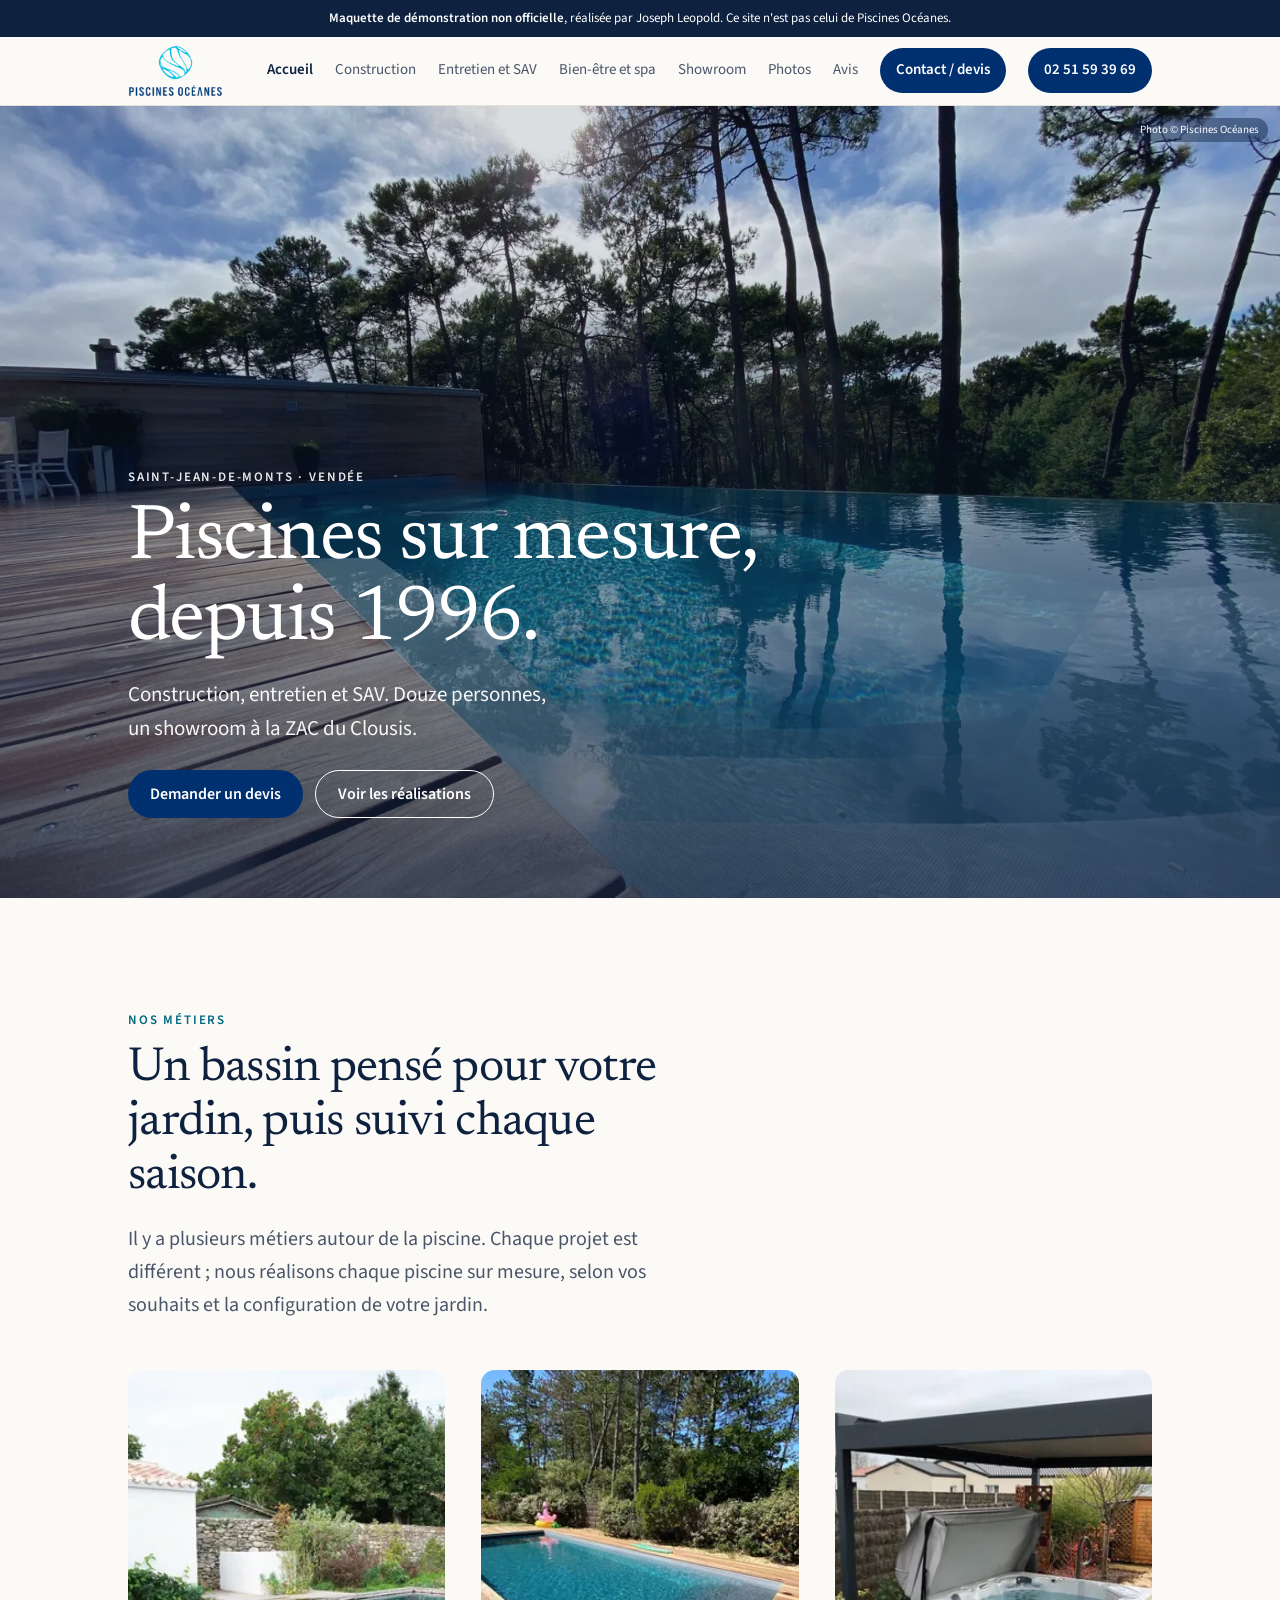
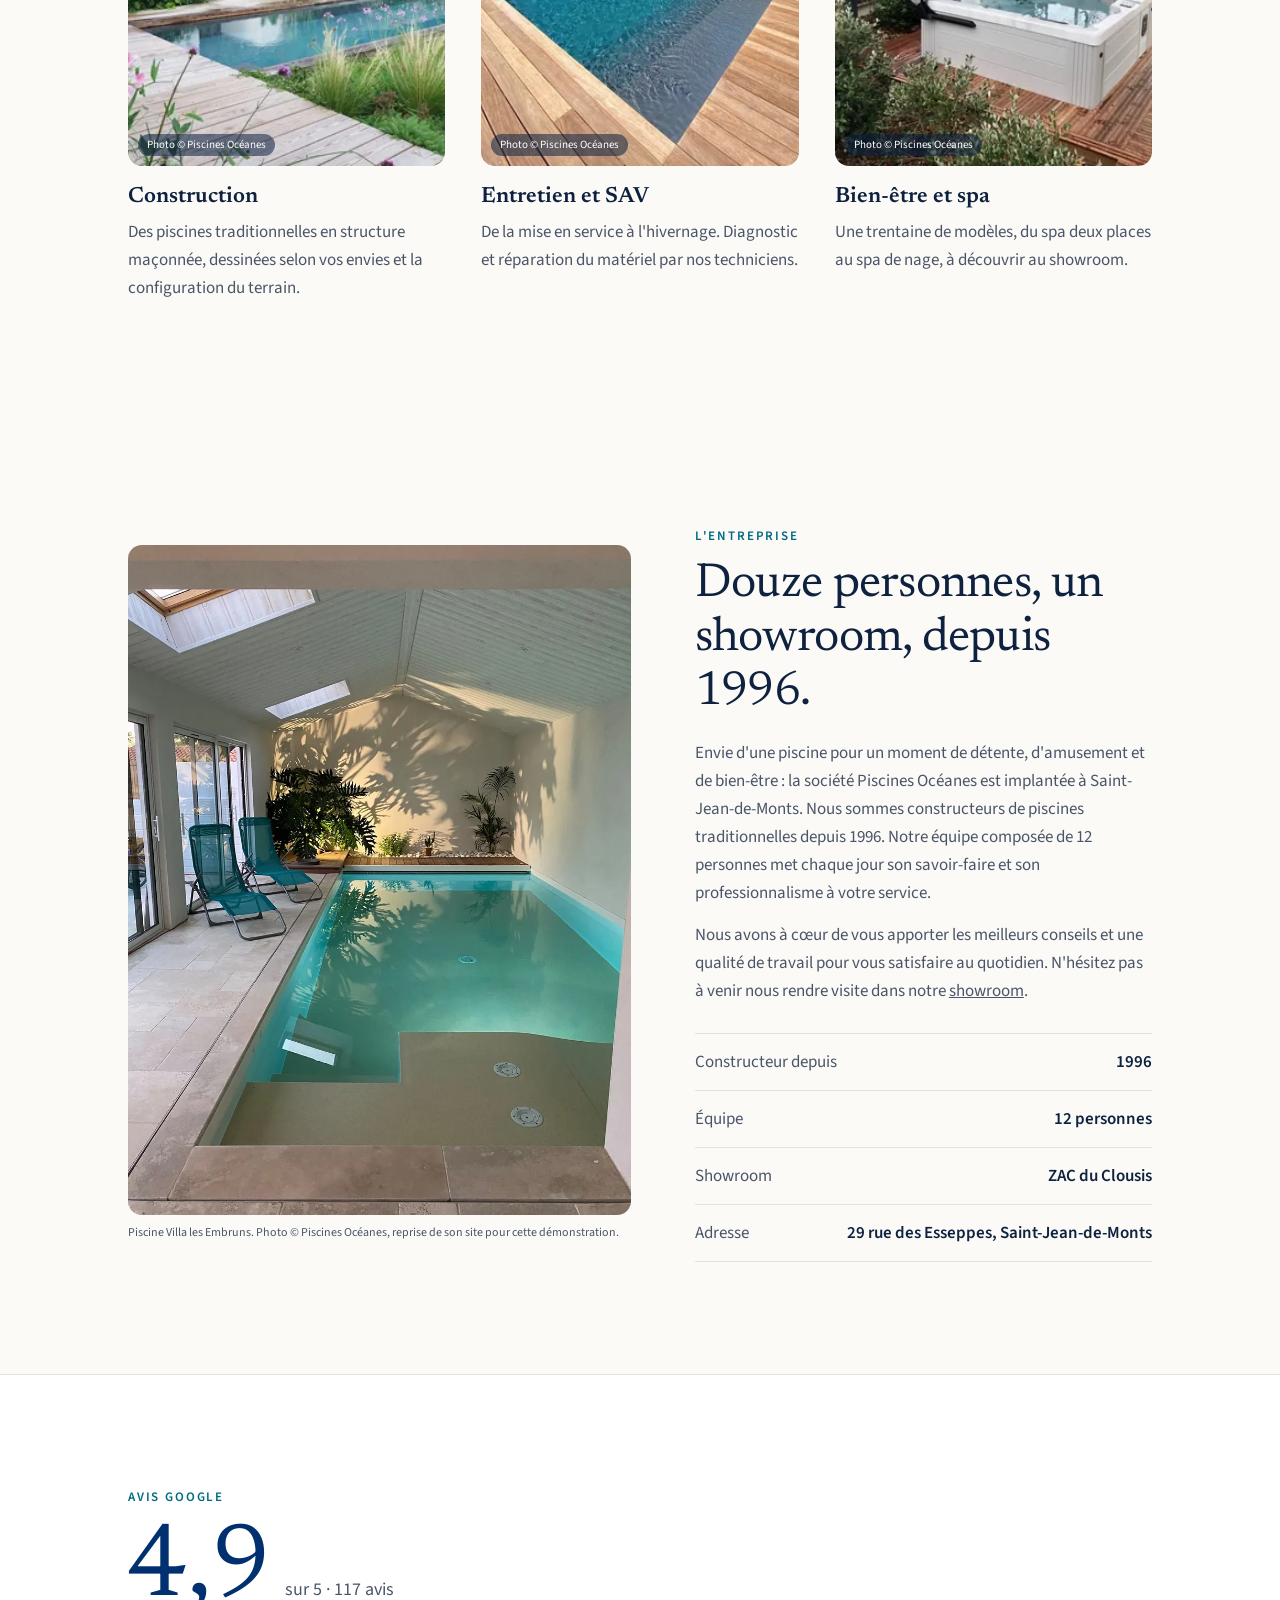
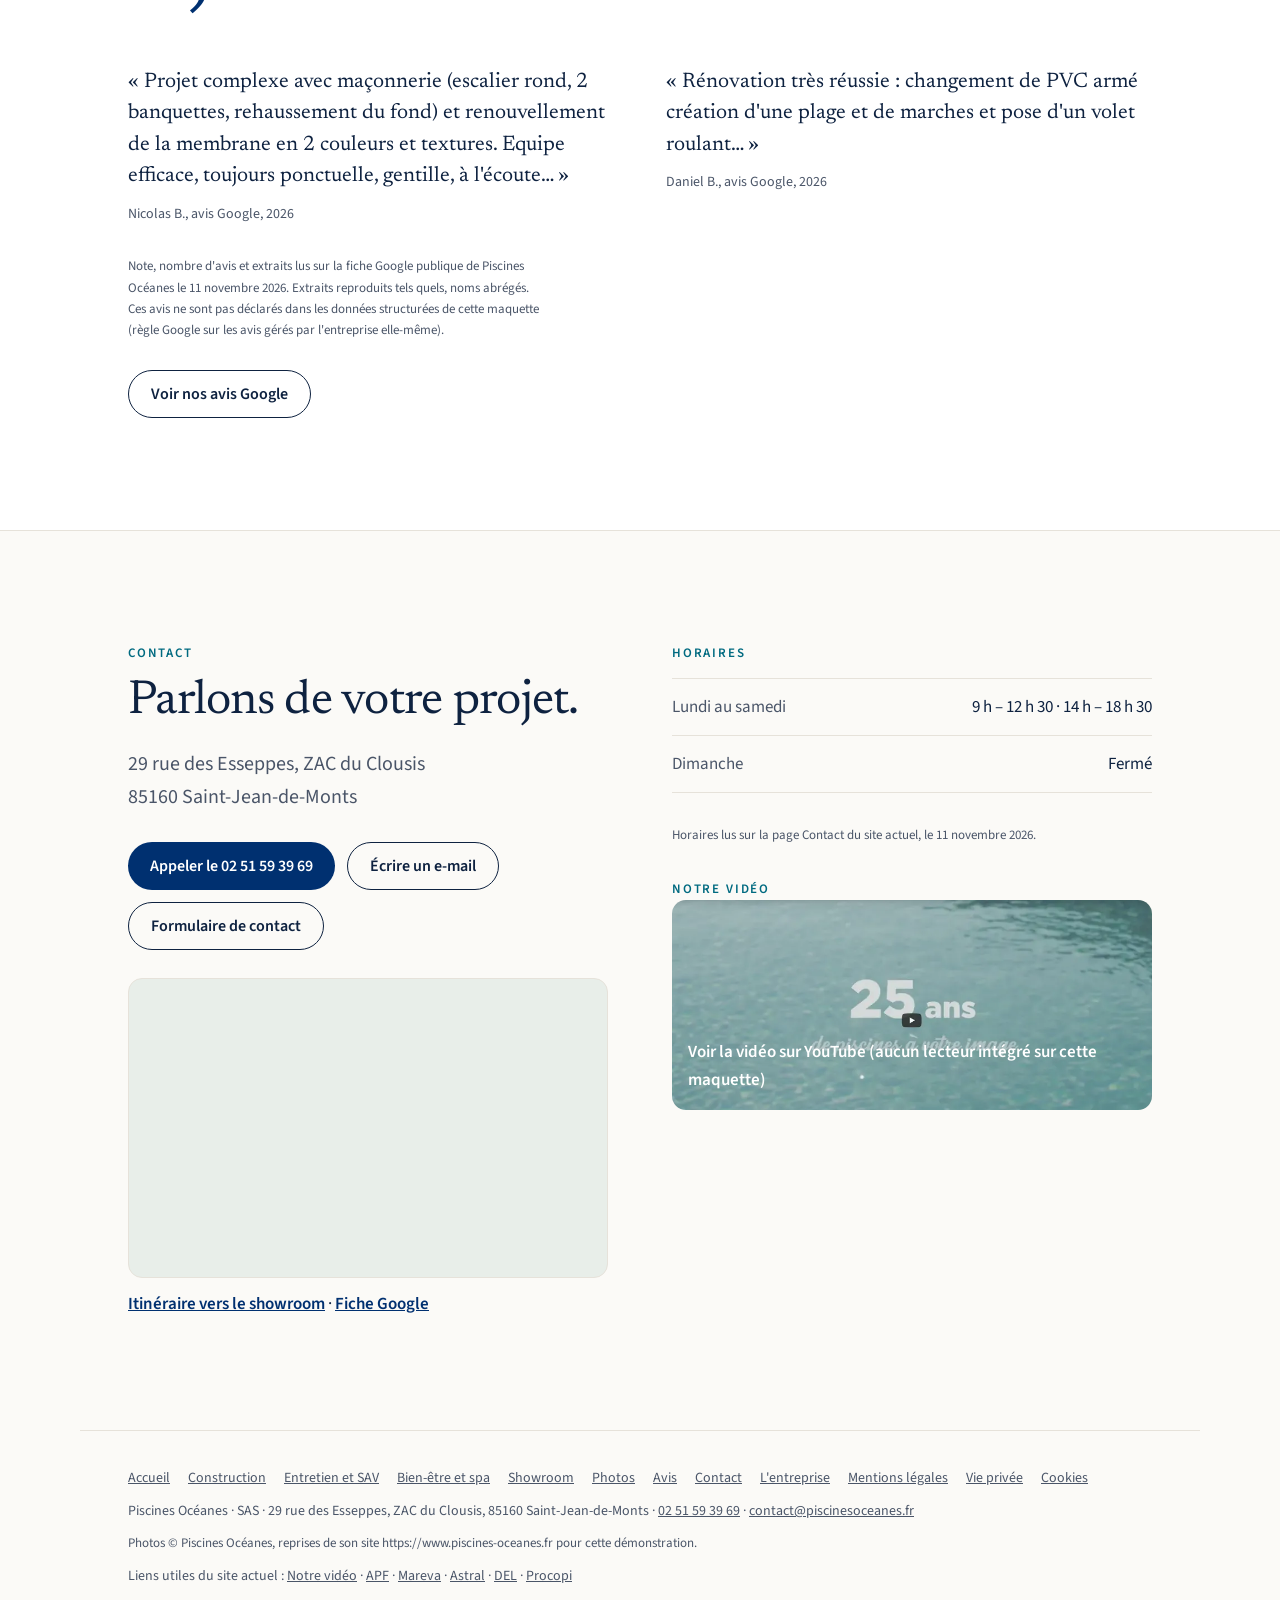
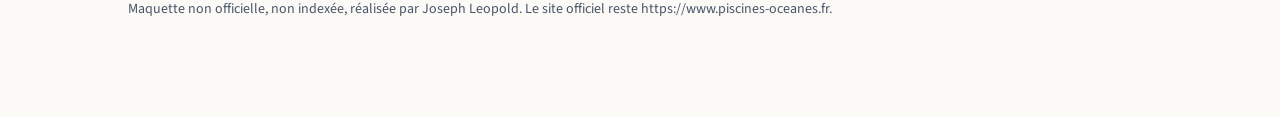
<file: index.html>
<!DOCTYPE html>
<html lang="fr">
<head>
<meta charset="utf-8">
<meta name="viewport" content="width=device-width, initial-scale=1">
<meta name="robots" content="noindex, nofollow, noarchive">
<title>Piscines Océanes à Saint-Jean-de-Monts — construction et entretien depuis 1996</title>
<meta name="description" content="Constructeur de piscines traditionnelles à Saint-Jean-de-Monts depuis 1996. Entretien, SAV et spas, showroom à la ZAC du Clousis. Maquette non officielle.">
<link rel="canonical" href="https://wn5zw4s89s-svg.github.io/maquette-piscines-oceanes-demo/">
<meta property="og:type" content="website">
<meta property="og:title" content="Piscines Océanes à Saint-Jean-de-Monts — construction et entretien depuis 1996">
<meta property="og:description" content="Constructeur de piscines traditionnelles à Saint-Jean-de-Monts depuis 1996. Entretien, SAV et spas, showroom à la ZAC du Clousis. Maquette non officielle.">
<meta property="og:url" content="https://wn5zw4s89s-svg.github.io/maquette-piscines-oceanes-demo/">
<meta property="og:image" content="https://wn5zw4s89s-svg.github.io/maquette-piscines-oceanes-demo/img/og-piscines-oceanes.jpg">
<meta property="og:locale" content="fr_FR">
<meta name="twitter:card" content="summary_large_image">
<link rel="icon" href="img/logo-280.png" type="image/png">
<link rel="preload" as="image" href="img/webp/fre2-960.webp" type="image/webp" media="(max-width: 700px)">
<link rel="preload" as="image" href="img/webp/fre2-1600.webp" type="image/webp" media="(min-width: 701px)">
<link rel="preload" as="font" href="fonts/Newsreader-400.woff2" type="font/woff2" crossorigin>
<link rel="preload" as="font" href="fonts/SourceSans3-400.woff2" type="font/woff2" crossorigin>
<link rel="stylesheet" href="css/style.css">
<script type="application/ld+json">
{
  "@context": "https://schema.org",
  "@type": "HomeAndConstructionBusiness",
  "@id": "https://wn5zw4s89s-svg.github.io/maquette-piscines-oceanes-demo/#entreprise",
  "name": "Piscines Océanes",
  "legalName": "Piscines Océanes",
  "url": "https://wn5zw4s89s-svg.github.io/maquette-piscines-oceanes-demo/",
  "telephone": "+33251593969",
  "email": "contact@piscinesoceanes.fr",
  "image": "https://wn5zw4s89s-svg.github.io/maquette-piscines-oceanes-demo/img/og-piscines-oceanes.jpg",
  "logo": "https://wn5zw4s89s-svg.github.io/maquette-piscines-oceanes-demo/img/logo-560.png",
  "foundingDate": "1996-01-04",
  "address": {
    "@type": "PostalAddress",
    "streetAddress": "29 rue des Esseppes, ZAC du Clousis",
    "addressLocality": "Saint-Jean-de-Monts",
    "postalCode": "85160",
    "addressRegion": "Vendée",
    "addressCountry": "FR"
  },
  "geo": {
    "@type": "GeoCoordinates",
    "latitude": 46.7910299,
    "longitude": -2.0259074
  },
  "hasMap": "https://www.google.com/maps/search/?api=1&query=Piscines+Oc%C3%A9anes+Saint-Jean-de-Monts",
  "areaServed": [
    {
      "@type": "City",
      "name": "Saint-Jean-de-Monts"
    },
    {
      "@type": "AdministrativeArea",
      "name": "Vendée"
    }
  ],
  "openingHoursSpecification": [
    {
      "@type": "OpeningHoursSpecification",
      "dayOfWeek": [
        "Monday",
        "Tuesday",
        "Wednesday",
        "Thursday",
        "Friday",
        "Saturday"
      ],
      "opens": "09:00",
      "closes": "12:30"
    },
    {
      "@type": "OpeningHoursSpecification",
      "dayOfWeek": [
        "Monday",
        "Tuesday",
        "Wednesday",
        "Thursday",
        "Friday",
        "Saturday"
      ],
      "opens": "14:00",
      "closes": "18:30"
    }
  ]
}
</script>
<script type="application/ld+json">
{
  "@context": "https://schema.org",
  "@type": "BreadcrumbList",
  "itemListElement": [
    {
      "@type": "ListItem",
      "position": 1,
      "name": "Accueil",
      "item": "https://wn5zw4s89s-svg.github.io/maquette-piscines-oceanes-demo/"
    }
  ]
}
</script>
</head><body>
<a class="skip" href="#contenu">Aller au contenu</a>
<div class="demo"><strong>Maquette de démonstration non officielle</strong>, réalisée par Joseph Leopold. Ce site n'est pas celui de Piscines Océanes.</div>
<header class="site-header">
  <div class="bar">
    <a class="brand" href="index.html" aria-label="Piscines Océanes, accueil">
      <img src="img/logo-400.png" srcset="img/logo-280.png 280w, img/logo-400.png 400w, img/logo-560.png 560w" sizes="140px" width="400" height="220" alt="Piscines Océanes">
    </a>
    <button class="menu-toggle" type="button" aria-expanded="false" aria-controls="menu" aria-label="Ouvrir le menu"><span></span></button>
    <nav class="menu" id="menu">
      <a class="link" href="index.html" aria-current="page">Accueil</a><a class="link" href="construction.html">Construction</a><a class="link" href="entretien-sav.html">Entretien et SAV</a><a class="link" href="bien-etre-spa.html">Bien-être et spa</a><a class="link" href="showroom.html">Showroom</a><a class="link" href="photos.html">Photos</a><a class="link" href="avis.html">Avis</a><a class="call" href="contact.html">Contact / devis</a><a class="call" href="tel:+33251593969">02 51 59 39 69</a>
    </nav>
  </div>
</header>
<main id="contenu">
  <div class="hero">
    <img src="img/webp/fre2-960.webp" srcset="img/webp/fre2-480.webp 480w, img/webp/fre2-960.webp 960w, img/webp/fre2-1600.webp 1600w, img/webp/fre2-1920.webp 1920w" sizes="100vw" width="1920" height="1440" alt="Réalisation de Piscines Océanes : piscine à débordement, terrasse en bois et pins" decoding="async" fetchpriority="high">
    <span class="credit">Photo © Piscines Océanes</span>
    <div class="copy rise">
      <p class="eyebrow">Saint-Jean-de-Monts · Vendée</p>
      <h1>Piscines sur mesure, depuis 1996.</h1>
      <p class="lead">Construction, entretien et SAV. Douze personnes, un showroom à la ZAC du Clousis.</p>
      <div class="hero-actions">
        <a class="btn primary" href="contact.html">Demander un devis</a>
        <a class="btn ghost" href="photos.html" style="border-color:#fff;color:#fff">Voir les réalisations</a>
      </div>
    </div>
  </div>
  <section id="metier">
    <p class="eyebrow">Nos métiers</p>
    <h2>Un bassin pensé pour votre jardin, puis suivi chaque saison.</h2>
    <p class="intro">Il y a plusieurs métiers autour de la piscine. Chaque projet est différent ; nous réalisons chaque piscine sur mesure, selon vos souhaits et la configuration de votre jardin.</p>
    <div class="services">
      <a class="service" href="construction.html">
        <figure><img src="img/webp/piscine-nature-noirmoutier-960.webp" srcset="img/webp/piscine-nature-noirmoutier-480.webp 480w, img/webp/piscine-nature-noirmoutier-960.webp 960w, img/webp/piscine-nature-noirmoutier-1600.webp 1600w, img/webp/piscine-nature-noirmoutier-1800.webp 1800w" sizes="(max-width:860px) 100vw, 33vw" width="1800" height="1200" alt="Piscine nature noirmoutier, réalisation de Piscines Océanes" loading="lazy" decoding="async"><figcaption>Photo © Piscines Océanes</figcaption></figure>
        <h3>Construction</h3>
        <p>Des piscines traditionnelles en structure maçonnée, dessinées selon vos envies et la configuration du terrain.</p>
      </a>
      <a class="service" href="entretien-sav.html">
        <figure><img src="img/webp/p3-960.webp" srcset="img/webp/p3-480.webp 480w, img/webp/p3-960.webp 960w, img/webp/p3-1600.webp 1600w, img/webp/p3-1920.webp 1920w" sizes="(max-width:860px) 100vw, 33vw" width="1920" height="1440" alt="Réalisation de Piscines Océanes : piscine rectangulaire et plage en bois" loading="lazy" decoding="async"><figcaption>Photo © Piscines Océanes</figcaption></figure>
        <h3>Entretien et SAV</h3>
        <p>De la mise en service à l'hivernage. Diagnostic et réparation du matériel par nos techniciens.</p>
      </a>
      <a class="service" href="bien-etre-spa.html">
        <figure><img src="img/webp/spa-couvert-saint-hilaire-de-riez-960.webp" srcset="img/webp/spa-couvert-saint-hilaire-de-riez-480.webp 480w, img/webp/spa-couvert-saint-hilaire-de-riez-960.webp 960w, img/webp/spa-couvert-saint-hilaire-de-riez-1600.webp 1600w, img/webp/spa-couvert-saint-hilaire-de-riez-1920.webp 1920w" sizes="(max-width:860px) 100vw, 33vw" width="1920" height="1440" alt="Spa couvert saint hilaire de riez, réalisation de Piscines Océanes" loading="lazy" decoding="async"><figcaption>Photo © Piscines Océanes</figcaption></figure>
        <h3>Bien-être et spa</h3>
        <p>Une trentaine de modèles, du spa deux places au spa de nage, à découvrir au showroom.</p>
      </a>
    </div>
  </section>
  <section id="entreprise">
    <div class="split">
      <figure>
        <img src="img/webp/piscine-villa-les-embruns-fab-960.webp" srcset="img/webp/piscine-villa-les-embruns-fab-480.webp 480w, img/webp/piscine-villa-les-embruns-fab-960.webp 960w, img/webp/piscine-villa-les-embruns-fab-1600.webp 1600w, img/webp/piscine-villa-les-embruns-fab-1920.webp 1920w" sizes="(max-width:860px) 100vw, 50vw" width="1920" height="2560" alt="Piscine villa les embruns fab, réalisation de Piscines Océanes" loading="lazy" decoding="async">
        <figcaption>Piscine Villa les Embruns. Photo © Piscines Océanes, reprise de son site pour cette démonstration.</figcaption>
      </figure>
      <div>
        <p class="eyebrow">L'entreprise</p>
        <h2>Douze personnes, un showroom, depuis 1996.</h2>
        <div class="prose">
          <p>Envie d'une piscine pour un moment de détente, d'amusement et de bien-être : la société Piscines Océanes est implantée à Saint-Jean-de-Monts. Nous sommes constructeurs de piscines traditionnelles depuis 1996. Notre équipe composée de 12 personnes met chaque jour son savoir-faire et son professionnalisme à votre service.</p>
          <p>Nous avons à cœur de vous apporter les meilleurs conseils et une qualité de travail pour vous satisfaire au quotidien. N'hésitez pas à venir nous rendre visite dans notre <a href="showroom.html">showroom</a>.</p>
        </div>
        <ul class="facts">
          <li>Constructeur depuis <b>1996</b></li>
          <li>Équipe <b>12 personnes</b></li>
          <li>Showroom <b>ZAC du Clousis</b></li>
          <li>Adresse <b>29 rue des Esseppes, Saint-Jean-de-Monts</b></li>
        </ul>
      </div>
    </div>
  </section>
  <section class="reviews" id="avis">
  <div class="in">
    <p class="eyebrow">Avis Google</p>
    <div class="score"><span class="n">4,9</span><span class="s">sur 5 · 117 avis</span></div>
    <div class="quotes">
      <blockquote>« Projet complexe avec maçonnerie (escalier rond, 2 banquettes, rehaussement du fond) et renouvellement de la membrane en 2 couleurs et textures. Equipe efficace, toujours ponctuelle, gentille, à l'écoute… »<footer>Nicolas B., avis Google, 2026</footer></blockquote>
      <blockquote>« Rénovation très réussie : changement de PVC armé création d'une plage et de marches et pose d'un volet roulant… »<footer>Daniel B., avis Google, 2026</footer></blockquote>
    </div>
    <p class="src">Note, nombre d'avis et extraits lus sur la fiche Google publique de Piscines Océanes le 11 novembre 2026. Extraits reproduits tels quels, noms abrégés. Ces avis ne sont pas déclarés dans les données structurées de cette maquette (règle Google sur les avis gérés par l'entreprise elle-même).</p>
    <p class="actions"><a class="btn ghost" href="https://www.google.com/maps/search/?api=1&query=Piscines+Oc%C3%A9anes+Saint-Jean-de-Monts" rel="noopener">Voir nos avis Google</a></p>
  </div>
</section>
  <section id="contact">
    <div class="contact">
      <div>
        <p class="eyebrow">Contact</p>
        <h2>Parlons de votre projet.</h2>
        <address class="intro">29 rue des Esseppes, ZAC du Clousis<br>85160 Saint-Jean-de-Monts</address>
        <div class="actions">
          <a class="btn primary" href="tel:+33251593969">Appeler le 02 51 59 39 69</a>
          <a class="btn ghost" href="mailto:contact@piscinesoceanes.fr">Écrire un e-mail</a>
          <a class="btn ghost" href="contact.html">Formulaire de contact</a>
        </div>
        <div class="map-wrap">
  <iframe title="Carte : Piscines Océanes à Saint-Jean-de-Monts" src="https://maps.google.com/maps?q=29+rue+des+Esseppes+85160+Saint-Jean-de-Monts&hl=fr&z=16&output=embed" loading="lazy" referrerpolicy="no-referrer-when-downgrade" allowfullscreen></iframe>
</div>
<p><a class="map-link" href="https://www.google.com/maps/dir/?api=1&destination=29+rue+des+Esseppes+85160+Saint-Jean-de-Monts" rel="noopener">Itinéraire vers le showroom</a> · <a class="map-link" href="https://www.google.com/maps/search/?api=1&query=Piscines+Oc%C3%A9anes+Saint-Jean-de-Monts" rel="noopener">Fiche Google</a></p>
      </div>
      <div>
        <p class="eyebrow">Horaires</p>
        <ul class="hours">
  <li><span>Lundi au samedi</span><span>9 h – 12 h 30 · 14 h – 18 h 30</span></li>
  <li><span>Dimanche</span><span>Fermé</span></li>
</ul>
<p class="src">Horaires lus sur la page Contact du site actuel, le 11 novembre 2026.</p>
        <p class="eyebrow" style="margin-top:32px">Notre vidéo</p>
        <a class="video-card" href="https://www.youtube.com/watch?v=r4H31I2Mkhc" rel="noopener">
          <img src="img/webp/capture-51643c2e-960.webp" srcset="img/webp/capture-51643c2e-480.webp 480w, img/webp/capture-51643c2e-960.webp 960w, img/webp/capture-51643c2e-1600.webp 1600w, img/webp/capture-51643c2e-1836.webp 1836w" sizes="(max-width:860px) 100vw, 50vw" width="1836" height="719" alt="Vidéo Piscines Océanes, à ouvrir sur YouTube" loading="lazy" decoding="async">
          <span>Voir la vidéo sur YouTube (aucun lecteur intégré sur cette maquette)</span>
        </a>
      </div>
    </div>
  </section>
</main>
<footer class="site">
  <nav class="foot-nav" aria-label="Pied de page">
    <a href="index.html">Accueil</a>
    <a href="construction.html">Construction</a>
    <a href="entretien-sav.html">Entretien et SAV</a>
    <a href="bien-etre-spa.html">Bien-être et spa</a>
    <a href="showroom.html">Showroom</a>
    <a href="photos.html">Photos</a>
    <a href="avis.html">Avis</a>
    <a href="contact.html">Contact</a>
    <a href="a-propos.html">L'entreprise</a>
    <a href="mentions.html">Mentions légales</a>
    <a href="vie-privee.html">Vie privée</a>
    <a href="privacy.html">Cookies</a>
  </nav>
  <p>Piscines Océanes · SAS · 29 rue des Esseppes, ZAC du Clousis, 85160 Saint-Jean-de-Monts · <a href="tel:+33251593969">02 51 59 39 69</a> · <a href="mailto:contact@piscinesoceanes.fr">contact@piscinesoceanes.fr</a></p>
  <p class="photo-credit">Photos © Piscines Océanes, reprises de son site https://www.piscines-oceanes.fr pour cette démonstration.</p>
  <p>Liens utiles du site actuel : <a href="https://www.youtube.com/watch?v=r4H31I2Mkhc" rel="noopener">Notre vidéo</a> · <a href="http://liner-couverture-equipement-piscine.fr/" rel="noopener">APF</a> · <a href="https://www.mareva.fr/" rel="noopener">Mareva</a> · <a href="https://www.astralpool.com/" rel="noopener">Astral</a> · <a href="http://www.del-piscine.fr/" rel="noopener">DEL</a> · <a href="http://www.procopi.com/" rel="noopener">Procopi</a></p>
  <p>Maquette non officielle, non indexée, réalisée par Joseph Leopold. Le site officiel reste https://www.piscines-oceanes.fr.</p>
</footer>
<div class="sticky-cta" aria-label="Actions rapides">
  <a class="btn primary" href="tel:+33251593969">Appeler</a>
  <a class="btn ghost" href="contact.html">Demander un devis</a>
</div>
<script src="js/main.js" defer></script>
</body>
</html>
</file>
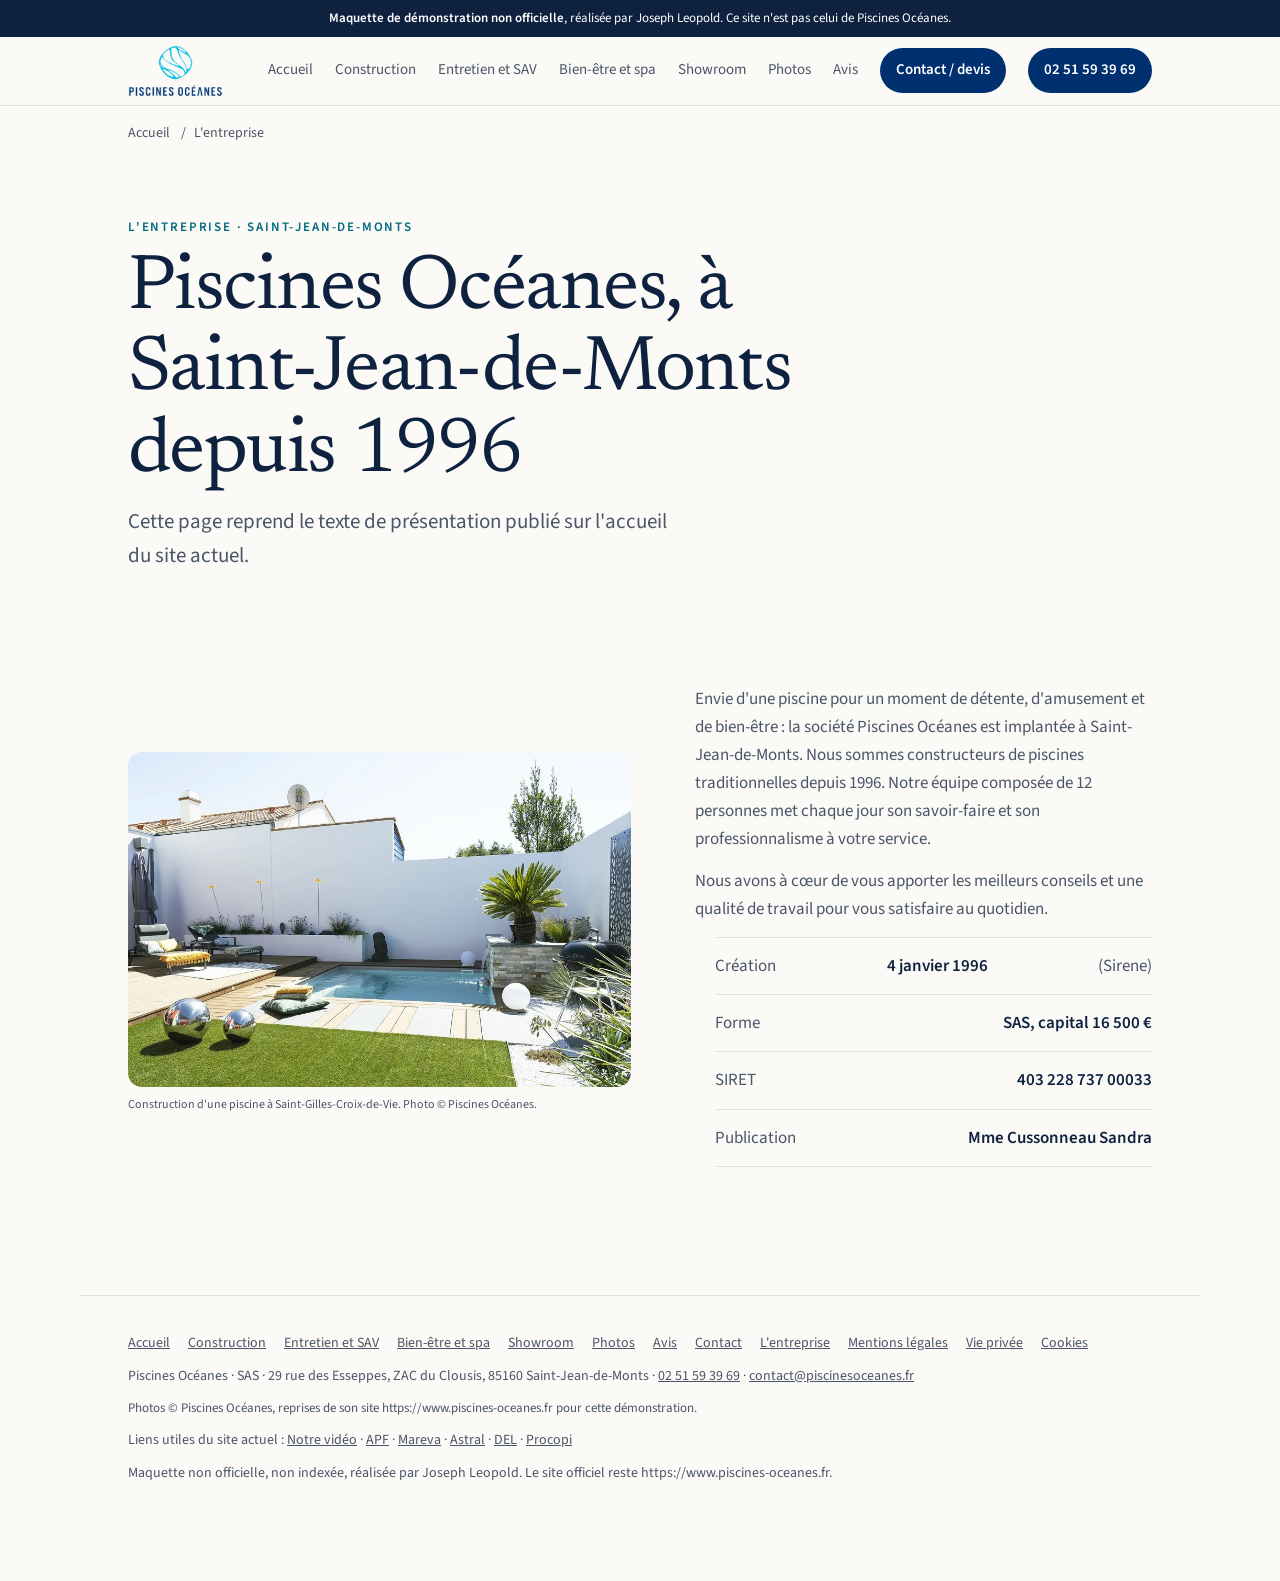
<file: a-propos.html>
<!DOCTYPE html>
<html lang="fr">
<head>
<meta charset="utf-8">
<meta name="viewport" content="width=device-width, initial-scale=1">
<meta name="robots" content="noindex, nofollow, noarchive">
<title>Piscines Océanes, constructeur à Saint-Jean-de-Monts depuis 1996</title>
<meta name="description" content="Présentation de Piscines Océanes : constructeur de piscines traditionnelles à Saint-Jean-de-Monts depuis 1996, équipe de 12 personnes, showroom à la ZAC du Clousis.">
<link rel="canonical" href="https://wn5zw4s89s-svg.github.io/maquette-piscines-oceanes-demo/a-propos.html">
<meta property="og:type" content="website">
<meta property="og:title" content="Piscines Océanes, constructeur à Saint-Jean-de-Monts depuis 1996">
<meta property="og:description" content="Présentation de Piscines Océanes : constructeur de piscines traditionnelles à Saint-Jean-de-Monts depuis 1996, équipe de 12 personnes, showroom à la ZAC du Clousis.">
<meta property="og:url" content="https://wn5zw4s89s-svg.github.io/maquette-piscines-oceanes-demo/a-propos.html">
<meta property="og:image" content="https://wn5zw4s89s-svg.github.io/maquette-piscines-oceanes-demo/img/og-piscines-oceanes.jpg">
<meta property="og:locale" content="fr_FR">
<meta name="twitter:card" content="summary_large_image">
<link rel="icon" href="img/logo-280.png" type="image/png">

<link rel="stylesheet" href="css/style.css">
<script type="application/ld+json">
{
  "@context": "https://schema.org",
  "@type": "HomeAndConstructionBusiness",
  "@id": "https://wn5zw4s89s-svg.github.io/maquette-piscines-oceanes-demo/#entreprise",
  "name": "Piscines Océanes",
  "legalName": "Piscines Océanes",
  "url": "https://wn5zw4s89s-svg.github.io/maquette-piscines-oceanes-demo/",
  "telephone": "+33251593969",
  "email": "contact@piscinesoceanes.fr",
  "image": "https://wn5zw4s89s-svg.github.io/maquette-piscines-oceanes-demo/img/og-piscines-oceanes.jpg",
  "logo": "https://wn5zw4s89s-svg.github.io/maquette-piscines-oceanes-demo/img/logo-560.png",
  "foundingDate": "1996-01-04",
  "address": {
    "@type": "PostalAddress",
    "streetAddress": "29 rue des Esseppes, ZAC du Clousis",
    "addressLocality": "Saint-Jean-de-Monts",
    "postalCode": "85160",
    "addressRegion": "Vendée",
    "addressCountry": "FR"
  },
  "geo": {
    "@type": "GeoCoordinates",
    "latitude": 46.7910299,
    "longitude": -2.0259074
  },
  "hasMap": "https://www.google.com/maps/search/?api=1&query=Piscines+Oc%C3%A9anes+Saint-Jean-de-Monts",
  "areaServed": [
    {
      "@type": "City",
      "name": "Saint-Jean-de-Monts"
    },
    {
      "@type": "AdministrativeArea",
      "name": "Vendée"
    }
  ],
  "openingHoursSpecification": [
    {
      "@type": "OpeningHoursSpecification",
      "dayOfWeek": [
        "Monday",
        "Tuesday",
        "Wednesday",
        "Thursday",
        "Friday",
        "Saturday"
      ],
      "opens": "09:00",
      "closes": "12:30"
    },
    {
      "@type": "OpeningHoursSpecification",
      "dayOfWeek": [
        "Monday",
        "Tuesday",
        "Wednesday",
        "Thursday",
        "Friday",
        "Saturday"
      ],
      "opens": "14:00",
      "closes": "18:30"
    }
  ]
}
</script>
<script type="application/ld+json">
{
  "@context": "https://schema.org",
  "@type": "BreadcrumbList",
  "itemListElement": [
    {
      "@type": "ListItem",
      "position": 1,
      "name": "Accueil",
      "item": "https://wn5zw4s89s-svg.github.io/maquette-piscines-oceanes-demo/"
    },
    {
      "@type": "ListItem",
      "position": 2,
      "name": "L'entreprise",
      "item": "https://wn5zw4s89s-svg.github.io/maquette-piscines-oceanes-demo/a-propos.html"
    }
  ]
}
</script>
</head><body>
<a class="skip" href="#contenu">Aller au contenu</a>
<div class="demo"><strong>Maquette de démonstration non officielle</strong>, réalisée par Joseph Leopold. Ce site n'est pas celui de Piscines Océanes.</div>
<header class="site-header">
  <div class="bar">
    <a class="brand" href="index.html" aria-label="Piscines Océanes, accueil">
      <img src="img/logo-400.png" srcset="img/logo-280.png 280w, img/logo-400.png 400w, img/logo-560.png 560w" sizes="140px" width="400" height="220" alt="Piscines Océanes">
    </a>
    <button class="menu-toggle" type="button" aria-expanded="false" aria-controls="menu" aria-label="Ouvrir le menu"><span></span></button>
    <nav class="menu" id="menu">
      <a class="link" href="index.html">Accueil</a><a class="link" href="construction.html">Construction</a><a class="link" href="entretien-sav.html">Entretien et SAV</a><a class="link" href="bien-etre-spa.html">Bien-être et spa</a><a class="link" href="showroom.html">Showroom</a><a class="link" href="photos.html">Photos</a><a class="link" href="avis.html">Avis</a><a class="call" href="contact.html">Contact / devis</a><a class="call" href="tel:+33251593969">02 51 59 39 69</a>
    </nav>
  </div>
</header><main id="contenu"><nav class="crumbs" aria-label="Fil d'Ariane"><ol><li><a href="index.html">Accueil</a></li><li><span aria-current="page">L&#x27;entreprise</span></li></ol></nav>
<header class="page-hero">
  <p class="eyebrow">L'entreprise · Saint-Jean-de-Monts</p>
  <h1>Piscines Océanes, à Saint-Jean-de-Monts depuis 1996</h1>
  <p class="lead">Cette page reprend le texte de présentation publié sur l'accueil du site actuel.</p>
</header>
<section class="prose">
  <div class="split">
    <figure>
      <img src="img/webp/construction-piscine-saint-gilles-croix-de-vie-960.webp" srcset="img/webp/construction-piscine-saint-gilles-croix-de-vie-480.webp 480w, img/webp/construction-piscine-saint-gilles-croix-de-vie-960.webp 960w, img/webp/construction-piscine-saint-gilles-croix-de-vie-1600.webp 1600w, img/webp/construction-piscine-saint-gilles-croix-de-vie-1800.webp 1800w" sizes="(max-width:860px) 100vw, 50vw" width="1800" height="1200" alt="Construction piscine saint gilles croix de vie, réalisation de Piscines Océanes" loading="lazy" decoding="async">
      <figcaption>Construction d'une piscine à Saint-Gilles-Croix-de-Vie. Photo © Piscines Océanes.</figcaption>
    </figure>
    <div>
      <p>Envie d'une piscine pour un moment de détente, d'amusement et de bien-être : la société Piscines Océanes est implantée à Saint-Jean-de-Monts. Nous sommes constructeurs de piscines traditionnelles depuis 1996. Notre équipe composée de 12 personnes met chaque jour son savoir-faire et son professionnalisme à votre service.</p>
      <p>Nous avons à cœur de vous apporter les meilleurs conseils et une qualité de travail pour vous satisfaire au quotidien.</p>
      <ul class="facts">
        <li>Création <b>4 janvier 1996</b> (Sirene)</li>
        <li>Forme <b>SAS, capital 16 500 €</b></li>
        <li>SIRET <b>403 228 737 00033</b></li>
        <li>Publication <b>Mme Cussonneau Sandra</b></li>
      </ul>
    </div>
  </div>
</section>
</main>
<footer class="site">
  <nav class="foot-nav" aria-label="Pied de page">
    <a href="index.html">Accueil</a>
    <a href="construction.html">Construction</a>
    <a href="entretien-sav.html">Entretien et SAV</a>
    <a href="bien-etre-spa.html">Bien-être et spa</a>
    <a href="showroom.html">Showroom</a>
    <a href="photos.html">Photos</a>
    <a href="avis.html">Avis</a>
    <a href="contact.html">Contact</a>
    <a href="a-propos.html">L'entreprise</a>
    <a href="mentions.html">Mentions légales</a>
    <a href="vie-privee.html">Vie privée</a>
    <a href="privacy.html">Cookies</a>
  </nav>
  <p>Piscines Océanes · SAS · 29 rue des Esseppes, ZAC du Clousis, 85160 Saint-Jean-de-Monts · <a href="tel:+33251593969">02 51 59 39 69</a> · <a href="mailto:contact@piscinesoceanes.fr">contact@piscinesoceanes.fr</a></p>
  <p class="photo-credit">Photos © Piscines Océanes, reprises de son site https://www.piscines-oceanes.fr pour cette démonstration.</p>
  <p>Liens utiles du site actuel : <a href="https://www.youtube.com/watch?v=r4H31I2Mkhc" rel="noopener">Notre vidéo</a> · <a href="http://liner-couverture-equipement-piscine.fr/" rel="noopener">APF</a> · <a href="https://www.mareva.fr/" rel="noopener">Mareva</a> · <a href="https://www.astralpool.com/" rel="noopener">Astral</a> · <a href="http://www.del-piscine.fr/" rel="noopener">DEL</a> · <a href="http://www.procopi.com/" rel="noopener">Procopi</a></p>
  <p>Maquette non officielle, non indexée, réalisée par Joseph Leopold. Le site officiel reste https://www.piscines-oceanes.fr.</p>
</footer>
<div class="sticky-cta" aria-label="Actions rapides">
  <a class="btn primary" href="tel:+33251593969">Appeler</a>
  <a class="btn ghost" href="contact.html">Demander un devis</a>
</div>
<script src="js/main.js" defer></script>
</body>
</html>
</file>
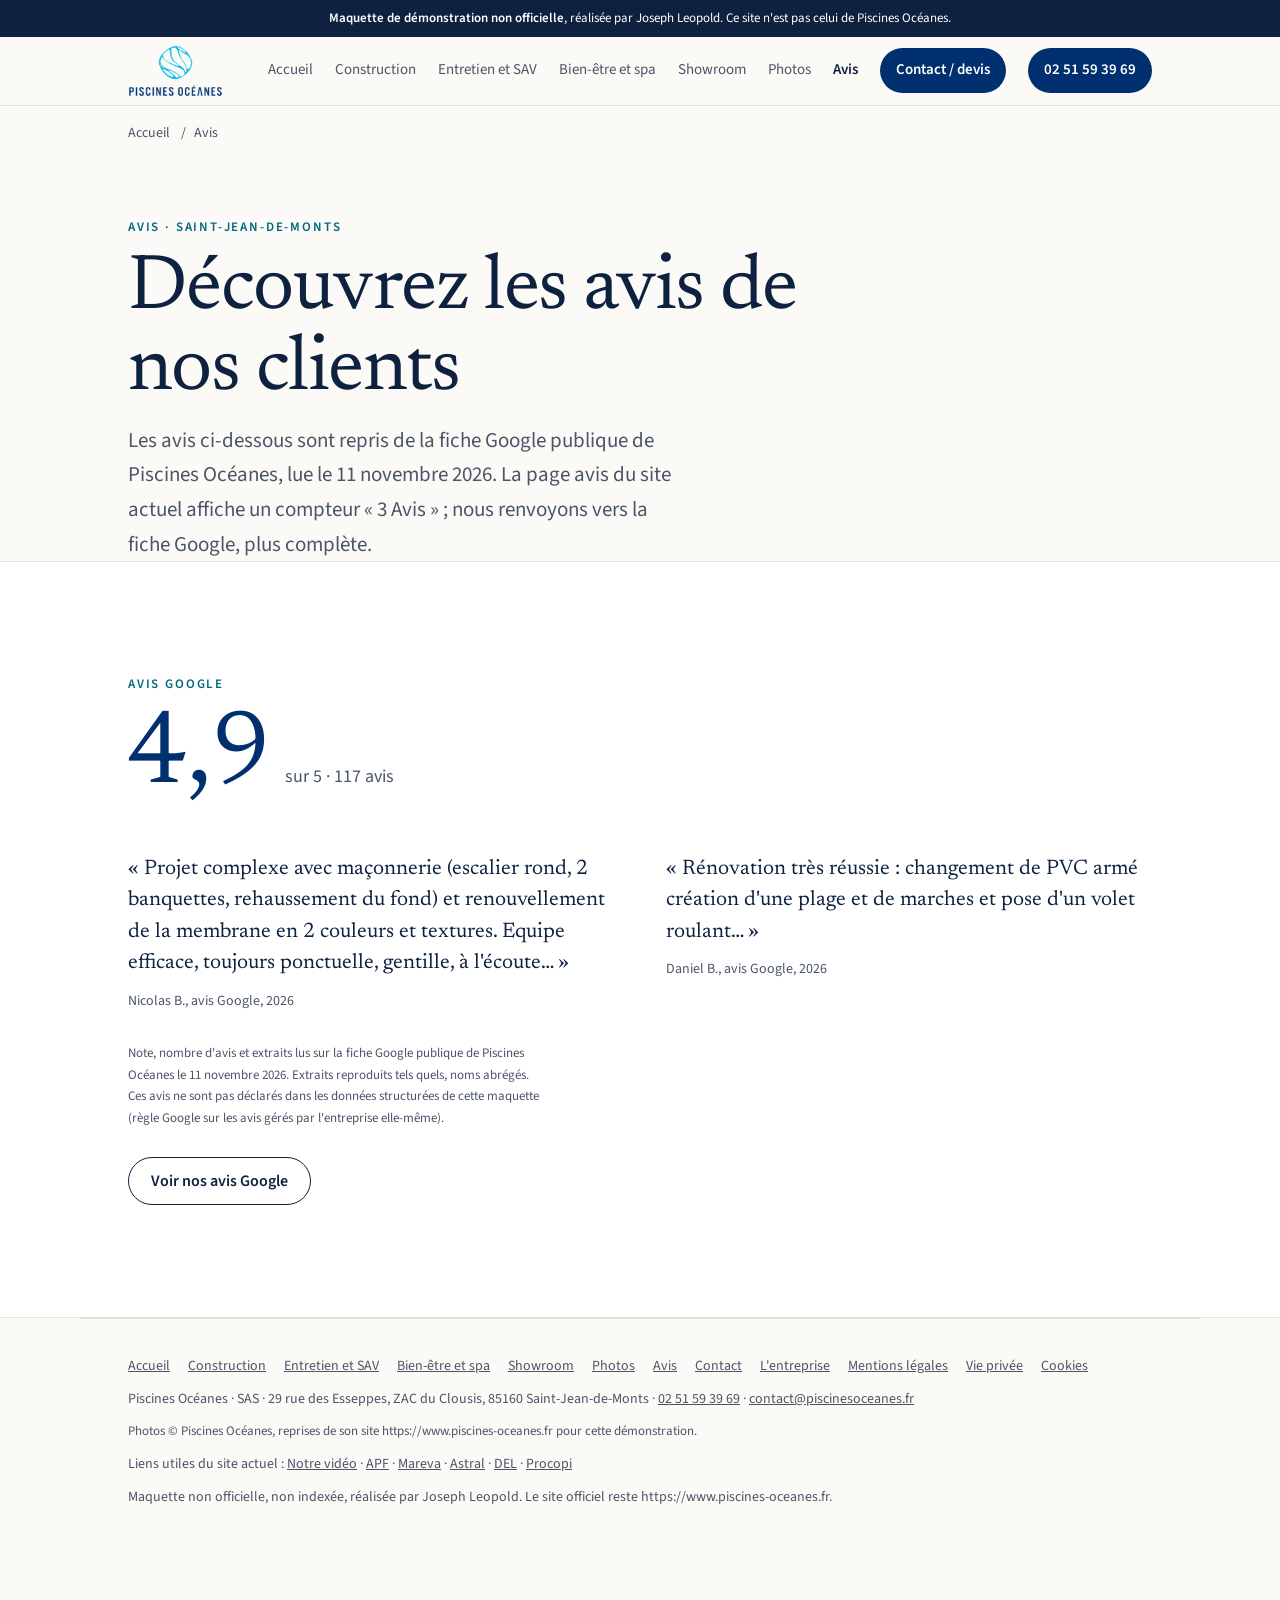
<file: avis.html>
<!DOCTYPE html>
<html lang="fr">
<head>
<meta charset="utf-8">
<meta name="viewport" content="width=device-width, initial-scale=1">
<meta name="robots" content="noindex, nofollow, noarchive">
<title>Avis clients de Piscines Océanes à Saint-Jean-de-Monts</title>
<meta name="description" content="Avis Google de Piscines Océanes à Saint-Jean-de-Monts : 4,9 sur 5, 117 avis, lus le 11 novembre 2026 sur la fiche publique.">
<link rel="canonical" href="https://wn5zw4s89s-svg.github.io/maquette-piscines-oceanes-demo/avis.html">
<meta property="og:type" content="website">
<meta property="og:title" content="Avis clients de Piscines Océanes à Saint-Jean-de-Monts">
<meta property="og:description" content="Avis Google de Piscines Océanes à Saint-Jean-de-Monts : 4,9 sur 5, 117 avis, lus le 11 novembre 2026 sur la fiche publique.">
<meta property="og:url" content="https://wn5zw4s89s-svg.github.io/maquette-piscines-oceanes-demo/avis.html">
<meta property="og:image" content="https://wn5zw4s89s-svg.github.io/maquette-piscines-oceanes-demo/img/og-piscines-oceanes.jpg">
<meta property="og:locale" content="fr_FR">
<meta name="twitter:card" content="summary_large_image">
<link rel="icon" href="img/logo-280.png" type="image/png">

<link rel="stylesheet" href="css/style.css">
<script type="application/ld+json">
{
  "@context": "https://schema.org",
  "@type": "HomeAndConstructionBusiness",
  "@id": "https://wn5zw4s89s-svg.github.io/maquette-piscines-oceanes-demo/#entreprise",
  "name": "Piscines Océanes",
  "legalName": "Piscines Océanes",
  "url": "https://wn5zw4s89s-svg.github.io/maquette-piscines-oceanes-demo/",
  "telephone": "+33251593969",
  "email": "contact@piscinesoceanes.fr",
  "image": "https://wn5zw4s89s-svg.github.io/maquette-piscines-oceanes-demo/img/og-piscines-oceanes.jpg",
  "logo": "https://wn5zw4s89s-svg.github.io/maquette-piscines-oceanes-demo/img/logo-560.png",
  "foundingDate": "1996-01-04",
  "address": {
    "@type": "PostalAddress",
    "streetAddress": "29 rue des Esseppes, ZAC du Clousis",
    "addressLocality": "Saint-Jean-de-Monts",
    "postalCode": "85160",
    "addressRegion": "Vendée",
    "addressCountry": "FR"
  },
  "geo": {
    "@type": "GeoCoordinates",
    "latitude": 46.7910299,
    "longitude": -2.0259074
  },
  "hasMap": "https://www.google.com/maps/search/?api=1&query=Piscines+Oc%C3%A9anes+Saint-Jean-de-Monts",
  "areaServed": [
    {
      "@type": "City",
      "name": "Saint-Jean-de-Monts"
    },
    {
      "@type": "AdministrativeArea",
      "name": "Vendée"
    }
  ],
  "openingHoursSpecification": [
    {
      "@type": "OpeningHoursSpecification",
      "dayOfWeek": [
        "Monday",
        "Tuesday",
        "Wednesday",
        "Thursday",
        "Friday",
        "Saturday"
      ],
      "opens": "09:00",
      "closes": "12:30"
    },
    {
      "@type": "OpeningHoursSpecification",
      "dayOfWeek": [
        "Monday",
        "Tuesday",
        "Wednesday",
        "Thursday",
        "Friday",
        "Saturday"
      ],
      "opens": "14:00",
      "closes": "18:30"
    }
  ]
}
</script>
<script type="application/ld+json">
{
  "@context": "https://schema.org",
  "@type": "BreadcrumbList",
  "itemListElement": [
    {
      "@type": "ListItem",
      "position": 1,
      "name": "Accueil",
      "item": "https://wn5zw4s89s-svg.github.io/maquette-piscines-oceanes-demo/"
    },
    {
      "@type": "ListItem",
      "position": 2,
      "name": "Avis",
      "item": "https://wn5zw4s89s-svg.github.io/maquette-piscines-oceanes-demo/avis.html"
    }
  ]
}
</script>
</head><body>
<a class="skip" href="#contenu">Aller au contenu</a>
<div class="demo"><strong>Maquette de démonstration non officielle</strong>, réalisée par Joseph Leopold. Ce site n'est pas celui de Piscines Océanes.</div>
<header class="site-header">
  <div class="bar">
    <a class="brand" href="index.html" aria-label="Piscines Océanes, accueil">
      <img src="img/logo-400.png" srcset="img/logo-280.png 280w, img/logo-400.png 400w, img/logo-560.png 560w" sizes="140px" width="400" height="220" alt="Piscines Océanes">
    </a>
    <button class="menu-toggle" type="button" aria-expanded="false" aria-controls="menu" aria-label="Ouvrir le menu"><span></span></button>
    <nav class="menu" id="menu">
      <a class="link" href="index.html">Accueil</a><a class="link" href="construction.html">Construction</a><a class="link" href="entretien-sav.html">Entretien et SAV</a><a class="link" href="bien-etre-spa.html">Bien-être et spa</a><a class="link" href="showroom.html">Showroom</a><a class="link" href="photos.html">Photos</a><a class="link" href="avis.html" aria-current="page">Avis</a><a class="call" href="contact.html">Contact / devis</a><a class="call" href="tel:+33251593969">02 51 59 39 69</a>
    </nav>
  </div>
</header><main id="contenu"><nav class="crumbs" aria-label="Fil d'Ariane"><ol><li><a href="index.html">Accueil</a></li><li><span aria-current="page">Avis</span></li></ol></nav>
<header class="page-hero">
  <p class="eyebrow">Avis · Saint-Jean-de-Monts</p>
  <h1>Découvrez les avis de nos clients</h1>
  <p class="lead">Les avis ci-dessous sont repris de la fiche Google publique de Piscines Océanes, lue le 11 novembre 2026. La page avis du site actuel affiche un compteur « 3 Avis » ; nous renvoyons vers la fiche Google, plus complète.</p>
</header>
<section class="reviews" id="avis">
  <div class="in">
    <p class="eyebrow">Avis Google</p>
    <div class="score"><span class="n">4,9</span><span class="s">sur 5 · 117 avis</span></div>
    <div class="quotes">
      <blockquote>« Projet complexe avec maçonnerie (escalier rond, 2 banquettes, rehaussement du fond) et renouvellement de la membrane en 2 couleurs et textures. Equipe efficace, toujours ponctuelle, gentille, à l'écoute… »<footer>Nicolas B., avis Google, 2026</footer></blockquote>
      <blockquote>« Rénovation très réussie : changement de PVC armé création d'une plage et de marches et pose d'un volet roulant… »<footer>Daniel B., avis Google, 2026</footer></blockquote>
    </div>
    <p class="src">Note, nombre d'avis et extraits lus sur la fiche Google publique de Piscines Océanes le 11 novembre 2026. Extraits reproduits tels quels, noms abrégés. Ces avis ne sont pas déclarés dans les données structurées de cette maquette (règle Google sur les avis gérés par l'entreprise elle-même).</p>
    <p class="actions"><a class="btn ghost" href="https://www.google.com/maps/search/?api=1&query=Piscines+Oc%C3%A9anes+Saint-Jean-de-Monts" rel="noopener">Voir nos avis Google</a></p>
  </div>
</section>
</main>
<footer class="site">
  <nav class="foot-nav" aria-label="Pied de page">
    <a href="index.html">Accueil</a>
    <a href="construction.html">Construction</a>
    <a href="entretien-sav.html">Entretien et SAV</a>
    <a href="bien-etre-spa.html">Bien-être et spa</a>
    <a href="showroom.html">Showroom</a>
    <a href="photos.html">Photos</a>
    <a href="avis.html">Avis</a>
    <a href="contact.html">Contact</a>
    <a href="a-propos.html">L'entreprise</a>
    <a href="mentions.html">Mentions légales</a>
    <a href="vie-privee.html">Vie privée</a>
    <a href="privacy.html">Cookies</a>
  </nav>
  <p>Piscines Océanes · SAS · 29 rue des Esseppes, ZAC du Clousis, 85160 Saint-Jean-de-Monts · <a href="tel:+33251593969">02 51 59 39 69</a> · <a href="mailto:contact@piscinesoceanes.fr">contact@piscinesoceanes.fr</a></p>
  <p class="photo-credit">Photos © Piscines Océanes, reprises de son site https://www.piscines-oceanes.fr pour cette démonstration.</p>
  <p>Liens utiles du site actuel : <a href="https://www.youtube.com/watch?v=r4H31I2Mkhc" rel="noopener">Notre vidéo</a> · <a href="http://liner-couverture-equipement-piscine.fr/" rel="noopener">APF</a> · <a href="https://www.mareva.fr/" rel="noopener">Mareva</a> · <a href="https://www.astralpool.com/" rel="noopener">Astral</a> · <a href="http://www.del-piscine.fr/" rel="noopener">DEL</a> · <a href="http://www.procopi.com/" rel="noopener">Procopi</a></p>
  <p>Maquette non officielle, non indexée, réalisée par Joseph Leopold. Le site officiel reste https://www.piscines-oceanes.fr.</p>
</footer>
<div class="sticky-cta" aria-label="Actions rapides">
  <a class="btn primary" href="tel:+33251593969">Appeler</a>
  <a class="btn ghost" href="contact.html">Demander un devis</a>
</div>
<script src="js/main.js" defer></script>
</body>
</html>
</file>
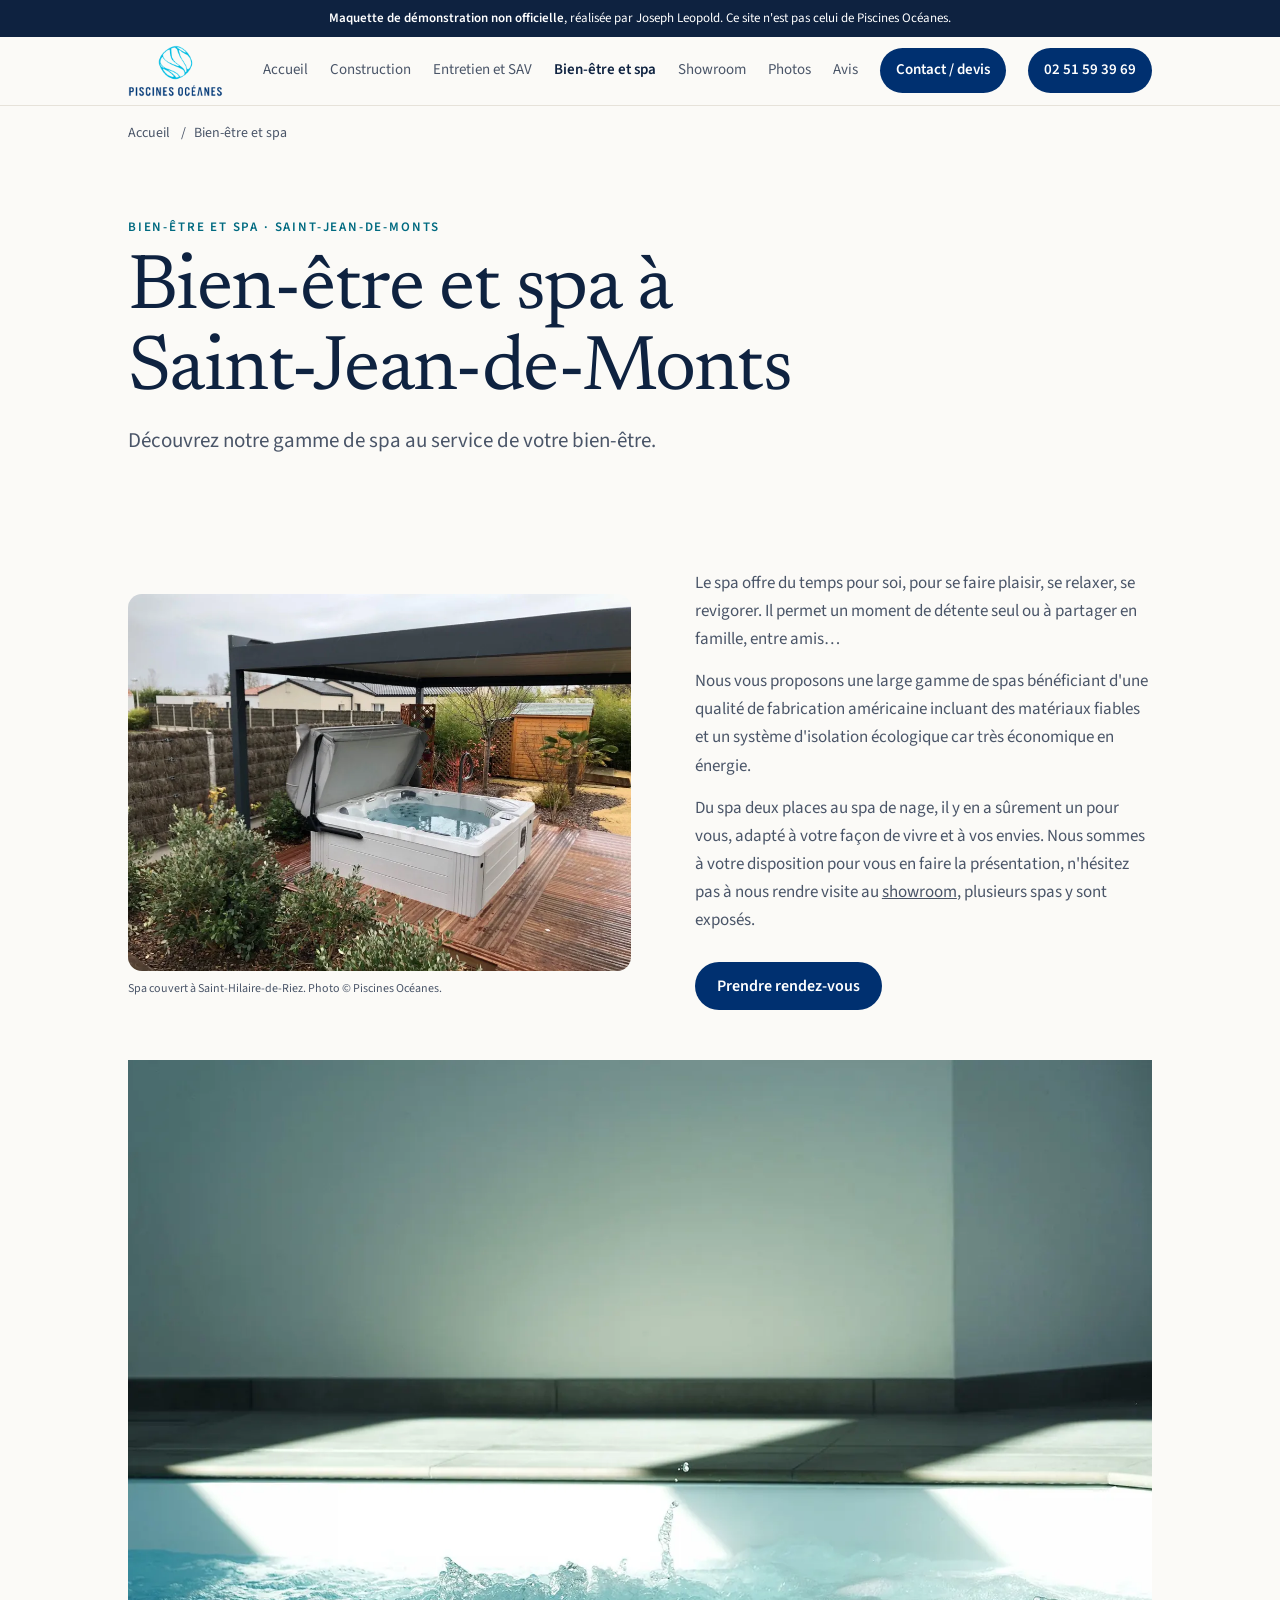
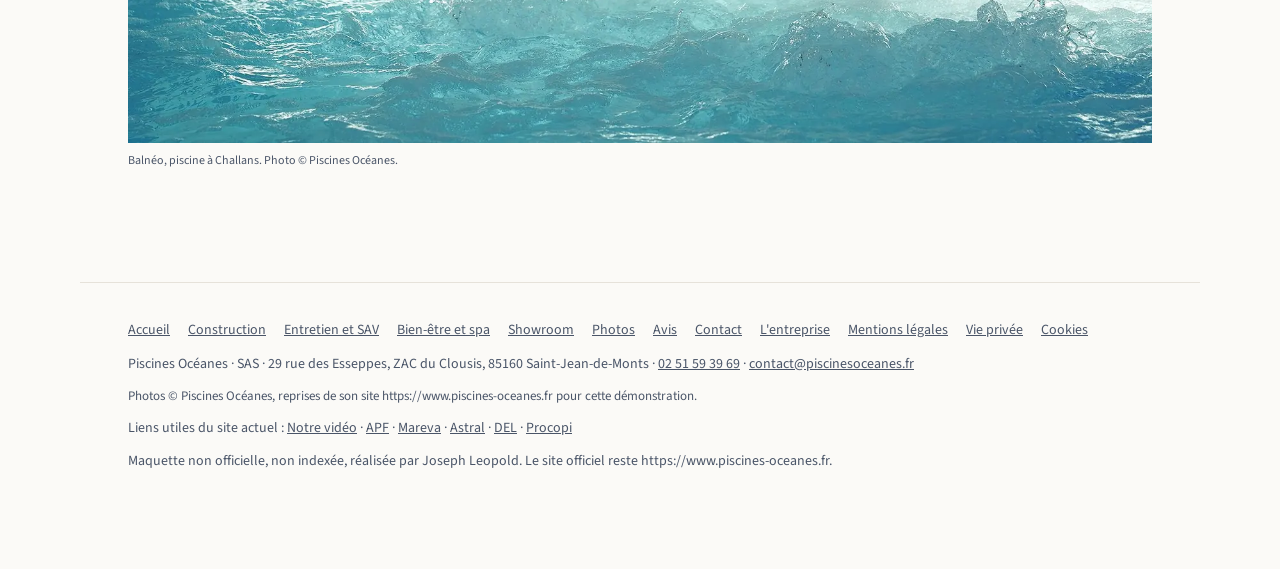
<file: bien-etre-spa.html>
<!DOCTYPE html>
<html lang="fr">
<head>
<meta charset="utf-8">
<meta name="viewport" content="width=device-width, initial-scale=1">
<meta name="robots" content="noindex, nofollow, noarchive">
<title>Bien-être et spa à Saint-Jean-de-Monts | Piscines Océanes</title>
<meta name="description" content="Gamme de spas à Saint-Jean-de-Monts, du spa deux places au spa de nage, exposés au showroom de Piscines Océanes.">
<link rel="canonical" href="https://wn5zw4s89s-svg.github.io/maquette-piscines-oceanes-demo/bien-etre-spa.html">
<meta property="og:type" content="website">
<meta property="og:title" content="Bien-être et spa à Saint-Jean-de-Monts | Piscines Océanes">
<meta property="og:description" content="Gamme de spas à Saint-Jean-de-Monts, du spa deux places au spa de nage, exposés au showroom de Piscines Océanes.">
<meta property="og:url" content="https://wn5zw4s89s-svg.github.io/maquette-piscines-oceanes-demo/bien-etre-spa.html">
<meta property="og:image" content="https://wn5zw4s89s-svg.github.io/maquette-piscines-oceanes-demo/img/og-piscines-oceanes.jpg">
<meta property="og:locale" content="fr_FR">
<meta name="twitter:card" content="summary_large_image">
<link rel="icon" href="img/logo-280.png" type="image/png">

<link rel="stylesheet" href="css/style.css">
<script type="application/ld+json">
{
  "@context": "https://schema.org",
  "@type": "HomeAndConstructionBusiness",
  "@id": "https://wn5zw4s89s-svg.github.io/maquette-piscines-oceanes-demo/#entreprise",
  "name": "Piscines Océanes",
  "legalName": "Piscines Océanes",
  "url": "https://wn5zw4s89s-svg.github.io/maquette-piscines-oceanes-demo/",
  "telephone": "+33251593969",
  "email": "contact@piscinesoceanes.fr",
  "image": "https://wn5zw4s89s-svg.github.io/maquette-piscines-oceanes-demo/img/og-piscines-oceanes.jpg",
  "logo": "https://wn5zw4s89s-svg.github.io/maquette-piscines-oceanes-demo/img/logo-560.png",
  "foundingDate": "1996-01-04",
  "address": {
    "@type": "PostalAddress",
    "streetAddress": "29 rue des Esseppes, ZAC du Clousis",
    "addressLocality": "Saint-Jean-de-Monts",
    "postalCode": "85160",
    "addressRegion": "Vendée",
    "addressCountry": "FR"
  },
  "geo": {
    "@type": "GeoCoordinates",
    "latitude": 46.7910299,
    "longitude": -2.0259074
  },
  "hasMap": "https://www.google.com/maps/search/?api=1&query=Piscines+Oc%C3%A9anes+Saint-Jean-de-Monts",
  "areaServed": [
    {
      "@type": "City",
      "name": "Saint-Jean-de-Monts"
    },
    {
      "@type": "AdministrativeArea",
      "name": "Vendée"
    }
  ],
  "openingHoursSpecification": [
    {
      "@type": "OpeningHoursSpecification",
      "dayOfWeek": [
        "Monday",
        "Tuesday",
        "Wednesday",
        "Thursday",
        "Friday",
        "Saturday"
      ],
      "opens": "09:00",
      "closes": "12:30"
    },
    {
      "@type": "OpeningHoursSpecification",
      "dayOfWeek": [
        "Monday",
        "Tuesday",
        "Wednesday",
        "Thursday",
        "Friday",
        "Saturday"
      ],
      "opens": "14:00",
      "closes": "18:30"
    }
  ]
}
</script>
<script type="application/ld+json">
{
  "name": "Bien-être et spa à Saint-Jean-de-Monts",
  "serviceType": "Vente et présentation de spas",
  "url": "https://wn5zw4s89s-svg.github.io/maquette-piscines-oceanes-demo/bien-etre-spa.html",
  "@context": "https://schema.org",
  "@type": "Service",
  "provider": {
    "@id": "https://wn5zw4s89s-svg.github.io/maquette-piscines-oceanes-demo/#entreprise"
  },
  "areaServed": {
    "@type": "City",
    "name": "Saint-Jean-de-Monts"
  }
}
</script>
<script type="application/ld+json">
{
  "@context": "https://schema.org",
  "@type": "BreadcrumbList",
  "itemListElement": [
    {
      "@type": "ListItem",
      "position": 1,
      "name": "Accueil",
      "item": "https://wn5zw4s89s-svg.github.io/maquette-piscines-oceanes-demo/"
    },
    {
      "@type": "ListItem",
      "position": 2,
      "name": "Bien-être et spa",
      "item": "https://wn5zw4s89s-svg.github.io/maquette-piscines-oceanes-demo/bien-etre-spa.html"
    }
  ]
}
</script>
</head><body>
<a class="skip" href="#contenu">Aller au contenu</a>
<div class="demo"><strong>Maquette de démonstration non officielle</strong>, réalisée par Joseph Leopold. Ce site n'est pas celui de Piscines Océanes.</div>
<header class="site-header">
  <div class="bar">
    <a class="brand" href="index.html" aria-label="Piscines Océanes, accueil">
      <img src="img/logo-400.png" srcset="img/logo-280.png 280w, img/logo-400.png 400w, img/logo-560.png 560w" sizes="140px" width="400" height="220" alt="Piscines Océanes">
    </a>
    <button class="menu-toggle" type="button" aria-expanded="false" aria-controls="menu" aria-label="Ouvrir le menu"><span></span></button>
    <nav class="menu" id="menu">
      <a class="link" href="index.html">Accueil</a><a class="link" href="construction.html">Construction</a><a class="link" href="entretien-sav.html">Entretien et SAV</a><a class="link" href="bien-etre-spa.html" aria-current="page">Bien-être et spa</a><a class="link" href="showroom.html">Showroom</a><a class="link" href="photos.html">Photos</a><a class="link" href="avis.html">Avis</a><a class="call" href="contact.html">Contact / devis</a><a class="call" href="tel:+33251593969">02 51 59 39 69</a>
    </nav>
  </div>
</header><main id="contenu"><nav class="crumbs" aria-label="Fil d'Ariane"><ol><li><a href="index.html">Accueil</a></li><li><span aria-current="page">Bien-être et spa</span></li></ol></nav><header class="page-hero">
  <p class="eyebrow">Bien-être et spa · Saint-Jean-de-Monts</p>
  <h1>Bien-être et spa à Saint-Jean-de-Monts</h1>
  <p class="lead">Découvrez notre gamme de spa au service de votre bien-être.</p>
</header>
<section class="prose">
  <div class="split">
    <figure>
      <img src="img/webp/spa-couvert-saint-hilaire-de-riez-960.webp" srcset="img/webp/spa-couvert-saint-hilaire-de-riez-480.webp 480w, img/webp/spa-couvert-saint-hilaire-de-riez-960.webp 960w, img/webp/spa-couvert-saint-hilaire-de-riez-1600.webp 1600w, img/webp/spa-couvert-saint-hilaire-de-riez-1920.webp 1920w" sizes="(max-width:860px) 100vw, 50vw" width="1920" height="1440" alt="Spa couvert saint hilaire de riez, réalisation de Piscines Océanes" loading="lazy" decoding="async">
      <figcaption>Spa couvert à Saint-Hilaire-de-Riez. Photo © Piscines Océanes.</figcaption>
    </figure>
    <div>
      <p>Le spa offre du temps pour soi, pour se faire plaisir, se relaxer, se revigorer. Il permet un moment de détente seul ou à partager en famille, entre amis…</p>
      <p>Nous vous proposons une large gamme de spas bénéficiant d'une qualité de fabrication américaine incluant des matériaux fiables et un système d'isolation écologique car très économique en énergie.</p>
      <p>Du spa deux places au spa de nage, il y en a sûrement un pour vous, adapté à votre façon de vivre et à vos envies. Nous sommes à votre disposition pour vous en faire la présentation, n'hésitez pas à nous rendre visite au <a href="showroom.html">showroom</a>, plusieurs spas y sont exposés.</p>
      <p class="actions"><a class="btn primary" href="contact.html">Prendre rendez-vous</a></p>
    </div>
  </div>
  <figure style="margin-top:36px">
    <img src="img/webp/balnéo-piscine-challans-960.webp" srcset="img/webp/balnéo-piscine-challans-480.webp 480w, img/webp/balnéo-piscine-challans-960.webp 960w, img/webp/balnéo-piscine-challans-1600.webp 1600w, img/webp/balnéo-piscine-challans-1800.webp 1800w" sizes="100vw" width="1800" height="1200" alt="Balnéo piscine challans, réalisation de Piscines Océanes" loading="lazy" decoding="async">
    <figcaption>Balnéo, piscine à Challans. Photo © Piscines Océanes.</figcaption>
  </figure>
</section>
</main>
<footer class="site">
  <nav class="foot-nav" aria-label="Pied de page">
    <a href="index.html">Accueil</a>
    <a href="construction.html">Construction</a>
    <a href="entretien-sav.html">Entretien et SAV</a>
    <a href="bien-etre-spa.html">Bien-être et spa</a>
    <a href="showroom.html">Showroom</a>
    <a href="photos.html">Photos</a>
    <a href="avis.html">Avis</a>
    <a href="contact.html">Contact</a>
    <a href="a-propos.html">L'entreprise</a>
    <a href="mentions.html">Mentions légales</a>
    <a href="vie-privee.html">Vie privée</a>
    <a href="privacy.html">Cookies</a>
  </nav>
  <p>Piscines Océanes · SAS · 29 rue des Esseppes, ZAC du Clousis, 85160 Saint-Jean-de-Monts · <a href="tel:+33251593969">02 51 59 39 69</a> · <a href="mailto:contact@piscinesoceanes.fr">contact@piscinesoceanes.fr</a></p>
  <p class="photo-credit">Photos © Piscines Océanes, reprises de son site https://www.piscines-oceanes.fr pour cette démonstration.</p>
  <p>Liens utiles du site actuel : <a href="https://www.youtube.com/watch?v=r4H31I2Mkhc" rel="noopener">Notre vidéo</a> · <a href="http://liner-couverture-equipement-piscine.fr/" rel="noopener">APF</a> · <a href="https://www.mareva.fr/" rel="noopener">Mareva</a> · <a href="https://www.astralpool.com/" rel="noopener">Astral</a> · <a href="http://www.del-piscine.fr/" rel="noopener">DEL</a> · <a href="http://www.procopi.com/" rel="noopener">Procopi</a></p>
  <p>Maquette non officielle, non indexée, réalisée par Joseph Leopold. Le site officiel reste https://www.piscines-oceanes.fr.</p>
</footer>
<div class="sticky-cta" aria-label="Actions rapides">
  <a class="btn primary" href="tel:+33251593969">Appeler</a>
  <a class="btn ghost" href="contact.html">Demander un devis</a>
</div>
<script src="js/main.js" defer></script>
</body>
</html>
</file>
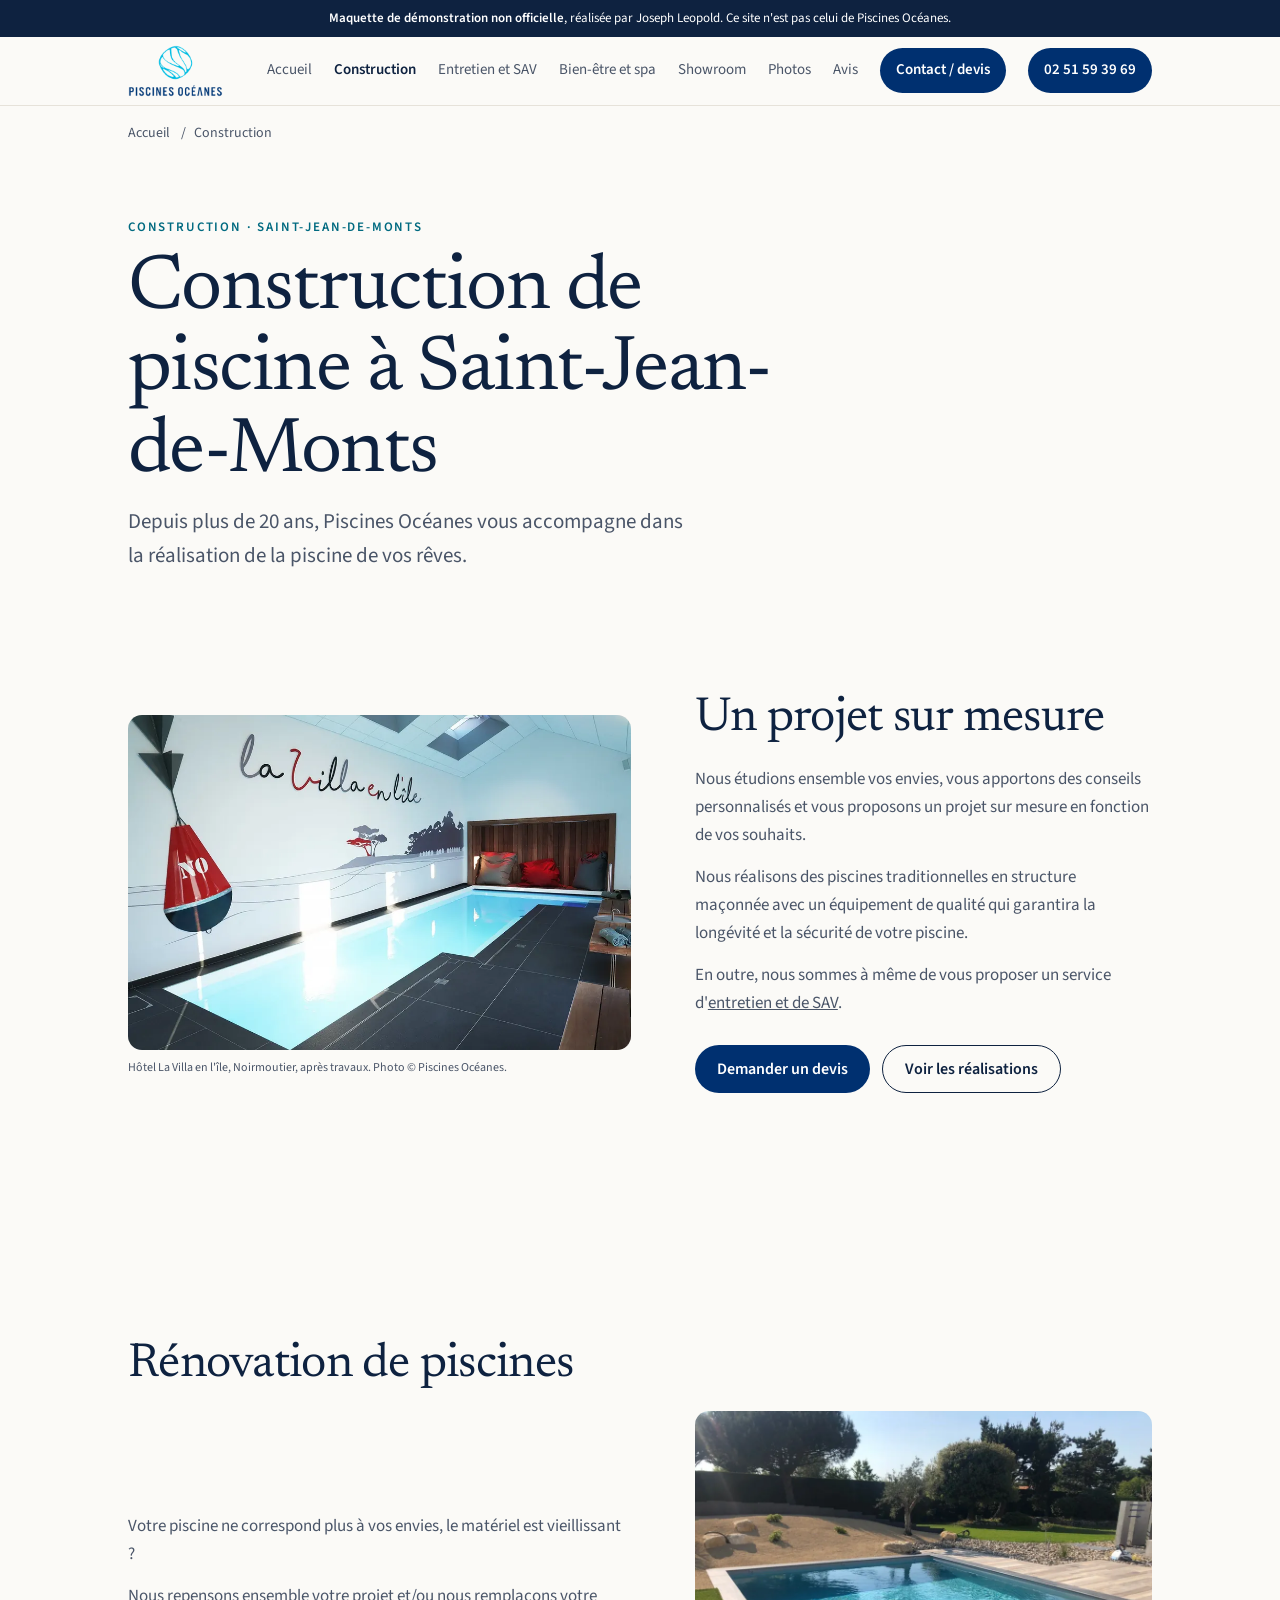
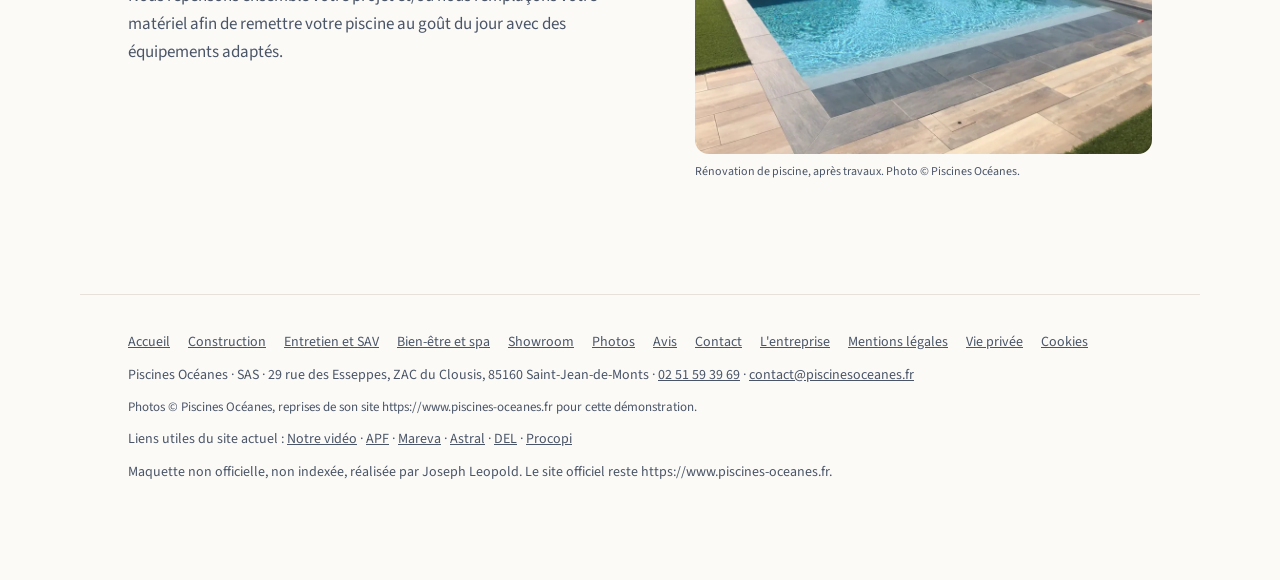
<file: construction.html>
<!DOCTYPE html>
<html lang="fr">
<head>
<meta charset="utf-8">
<meta name="viewport" content="width=device-width, initial-scale=1">
<meta name="robots" content="noindex, nofollow, noarchive">
<title>Construction de piscine à Saint-Jean-de-Monts | Piscines Océanes</title>
<meta name="description" content="Piscines Océanes construit des piscines traditionnelles sur mesure à Saint-Jean-de-Monts, en structure maçonnée, et rénove les bassins existants.">
<link rel="canonical" href="https://wn5zw4s89s-svg.github.io/maquette-piscines-oceanes-demo/construction.html">
<meta property="og:type" content="website">
<meta property="og:title" content="Construction de piscine à Saint-Jean-de-Monts | Piscines Océanes">
<meta property="og:description" content="Piscines Océanes construit des piscines traditionnelles sur mesure à Saint-Jean-de-Monts, en structure maçonnée, et rénove les bassins existants.">
<meta property="og:url" content="https://wn5zw4s89s-svg.github.io/maquette-piscines-oceanes-demo/construction.html">
<meta property="og:image" content="https://wn5zw4s89s-svg.github.io/maquette-piscines-oceanes-demo/img/og-piscines-oceanes.jpg">
<meta property="og:locale" content="fr_FR">
<meta name="twitter:card" content="summary_large_image">
<link rel="icon" href="img/logo-280.png" type="image/png">

<link rel="stylesheet" href="css/style.css">
<script type="application/ld+json">
{
  "@context": "https://schema.org",
  "@type": "HomeAndConstructionBusiness",
  "@id": "https://wn5zw4s89s-svg.github.io/maquette-piscines-oceanes-demo/#entreprise",
  "name": "Piscines Océanes",
  "legalName": "Piscines Océanes",
  "url": "https://wn5zw4s89s-svg.github.io/maquette-piscines-oceanes-demo/",
  "telephone": "+33251593969",
  "email": "contact@piscinesoceanes.fr",
  "image": "https://wn5zw4s89s-svg.github.io/maquette-piscines-oceanes-demo/img/og-piscines-oceanes.jpg",
  "logo": "https://wn5zw4s89s-svg.github.io/maquette-piscines-oceanes-demo/img/logo-560.png",
  "foundingDate": "1996-01-04",
  "address": {
    "@type": "PostalAddress",
    "streetAddress": "29 rue des Esseppes, ZAC du Clousis",
    "addressLocality": "Saint-Jean-de-Monts",
    "postalCode": "85160",
    "addressRegion": "Vendée",
    "addressCountry": "FR"
  },
  "geo": {
    "@type": "GeoCoordinates",
    "latitude": 46.7910299,
    "longitude": -2.0259074
  },
  "hasMap": "https://www.google.com/maps/search/?api=1&query=Piscines+Oc%C3%A9anes+Saint-Jean-de-Monts",
  "areaServed": [
    {
      "@type": "City",
      "name": "Saint-Jean-de-Monts"
    },
    {
      "@type": "AdministrativeArea",
      "name": "Vendée"
    }
  ],
  "openingHoursSpecification": [
    {
      "@type": "OpeningHoursSpecification",
      "dayOfWeek": [
        "Monday",
        "Tuesday",
        "Wednesday",
        "Thursday",
        "Friday",
        "Saturday"
      ],
      "opens": "09:00",
      "closes": "12:30"
    },
    {
      "@type": "OpeningHoursSpecification",
      "dayOfWeek": [
        "Monday",
        "Tuesday",
        "Wednesday",
        "Thursday",
        "Friday",
        "Saturday"
      ],
      "opens": "14:00",
      "closes": "18:30"
    }
  ]
}
</script>
<script type="application/ld+json">
{
  "name": "Construction de piscine à Saint-Jean-de-Monts",
  "serviceType": "Construction de piscines traditionnelles",
  "url": "https://wn5zw4s89s-svg.github.io/maquette-piscines-oceanes-demo/construction.html",
  "description": "Piscines traditionnelles en structure maçonnée, projets sur mesure et rénovation de bassins à Saint-Jean-de-Monts.",
  "@context": "https://schema.org",
  "@type": "Service",
  "provider": {
    "@id": "https://wn5zw4s89s-svg.github.io/maquette-piscines-oceanes-demo/#entreprise"
  },
  "areaServed": {
    "@type": "City",
    "name": "Saint-Jean-de-Monts"
  }
}
</script>
<script type="application/ld+json">
{
  "@context": "https://schema.org",
  "@type": "BreadcrumbList",
  "itemListElement": [
    {
      "@type": "ListItem",
      "position": 1,
      "name": "Accueil",
      "item": "https://wn5zw4s89s-svg.github.io/maquette-piscines-oceanes-demo/"
    },
    {
      "@type": "ListItem",
      "position": 2,
      "name": "Construction",
      "item": "https://wn5zw4s89s-svg.github.io/maquette-piscines-oceanes-demo/construction.html"
    }
  ]
}
</script>
</head><body>
<a class="skip" href="#contenu">Aller au contenu</a>
<div class="demo"><strong>Maquette de démonstration non officielle</strong>, réalisée par Joseph Leopold. Ce site n'est pas celui de Piscines Océanes.</div>
<header class="site-header">
  <div class="bar">
    <a class="brand" href="index.html" aria-label="Piscines Océanes, accueil">
      <img src="img/logo-400.png" srcset="img/logo-280.png 280w, img/logo-400.png 400w, img/logo-560.png 560w" sizes="140px" width="400" height="220" alt="Piscines Océanes">
    </a>
    <button class="menu-toggle" type="button" aria-expanded="false" aria-controls="menu" aria-label="Ouvrir le menu"><span></span></button>
    <nav class="menu" id="menu">
      <a class="link" href="index.html">Accueil</a><a class="link" href="construction.html" aria-current="page">Construction</a><a class="link" href="entretien-sav.html">Entretien et SAV</a><a class="link" href="bien-etre-spa.html">Bien-être et spa</a><a class="link" href="showroom.html">Showroom</a><a class="link" href="photos.html">Photos</a><a class="link" href="avis.html">Avis</a><a class="call" href="contact.html">Contact / devis</a><a class="call" href="tel:+33251593969">02 51 59 39 69</a>
    </nav>
  </div>
</header><main id="contenu"><nav class="crumbs" aria-label="Fil d'Ariane"><ol><li><a href="index.html">Accueil</a></li><li><span aria-current="page">Construction</span></li></ol></nav><header class="page-hero">
  <p class="eyebrow">Construction · Saint-Jean-de-Monts</p>
  <h1>Construction de piscine à Saint-Jean-de-Monts</h1>
  <p class="lead">Depuis plus de 20 ans, Piscines Océanes vous accompagne dans la réalisation de la piscine de vos rêves.</p>
</header>
<section class="prose">
  <div class="split">
    <figure>
      <img src="img/webp/hotel-la-villa-en-l-ile-noirmoutier-après-960.webp" srcset="img/webp/hotel-la-villa-en-l-ile-noirmoutier-après-480.webp 480w, img/webp/hotel-la-villa-en-l-ile-noirmoutier-après-960.webp 960w, img/webp/hotel-la-villa-en-l-ile-noirmoutier-après-1600.webp 1600w, img/webp/hotel-la-villa-en-l-ile-noirmoutier-après-1800.webp 1800w" sizes="(max-width:860px) 100vw, 50vw" width="1800" height="1200" alt="Hotel la villa en l ile noirmoutier après, réalisation de Piscines Océanes" loading="lazy" decoding="async">
      <figcaption>Hôtel La Villa en l'île, Noirmoutier, après travaux. Photo © Piscines Océanes.</figcaption>
    </figure>
    <div>
      <h2>Un projet sur mesure</h2>
      <p>Nous étudions ensemble vos envies, vous apportons des conseils personnalisés et vous proposons un projet sur mesure en fonction de vos souhaits.</p>
      <p>Nous réalisons des piscines traditionnelles en structure maçonnée avec un équipement de qualité qui garantira la longévité et la sécurité de votre piscine.</p>
      <p>En outre, nous sommes à même de vous proposer un service d'<a href="entretien-sav.html">entretien et de SAV</a>.</p>
      <p class="actions"><a class="btn primary" href="contact.html">Demander un devis</a> <a class="btn ghost" href="photos.html">Voir les réalisations</a></p>
    </div>
  </div>
</section>
<section class="prose">
  <h2>Rénovation de piscines</h2>
  <div class="split">
    <div>
      <p>Votre piscine ne correspond plus à vos envies, le matériel est vieillissant ?</p>
      <p>Nous repensons ensemble votre projet et/ou nous remplaçons votre matériel afin de remettre votre piscine au goût du jour avec des équipements adaptés.</p>
    </div>
    <figure>
      <img src="img/webp/rénovation-piscine-après-960.webp" srcset="img/webp/rénovation-piscine-après-480.webp 480w, img/webp/rénovation-piscine-après-960.webp 960w, img/webp/rénovation-piscine-après-1600.webp 1600w, img/webp/rénovation-piscine-après-1920.webp 1920w" sizes="(max-width:860px) 100vw, 50vw" width="1920" height="1440" alt="Rénovation piscine après, réalisation de Piscines Océanes" loading="lazy" decoding="async">
      <figcaption>Rénovation de piscine, après travaux. Photo © Piscines Océanes.</figcaption>
    </figure>
  </div>
</section>
</main>
<footer class="site">
  <nav class="foot-nav" aria-label="Pied de page">
    <a href="index.html">Accueil</a>
    <a href="construction.html">Construction</a>
    <a href="entretien-sav.html">Entretien et SAV</a>
    <a href="bien-etre-spa.html">Bien-être et spa</a>
    <a href="showroom.html">Showroom</a>
    <a href="photos.html">Photos</a>
    <a href="avis.html">Avis</a>
    <a href="contact.html">Contact</a>
    <a href="a-propos.html">L'entreprise</a>
    <a href="mentions.html">Mentions légales</a>
    <a href="vie-privee.html">Vie privée</a>
    <a href="privacy.html">Cookies</a>
  </nav>
  <p>Piscines Océanes · SAS · 29 rue des Esseppes, ZAC du Clousis, 85160 Saint-Jean-de-Monts · <a href="tel:+33251593969">02 51 59 39 69</a> · <a href="mailto:contact@piscinesoceanes.fr">contact@piscinesoceanes.fr</a></p>
  <p class="photo-credit">Photos © Piscines Océanes, reprises de son site https://www.piscines-oceanes.fr pour cette démonstration.</p>
  <p>Liens utiles du site actuel : <a href="https://www.youtube.com/watch?v=r4H31I2Mkhc" rel="noopener">Notre vidéo</a> · <a href="http://liner-couverture-equipement-piscine.fr/" rel="noopener">APF</a> · <a href="https://www.mareva.fr/" rel="noopener">Mareva</a> · <a href="https://www.astralpool.com/" rel="noopener">Astral</a> · <a href="http://www.del-piscine.fr/" rel="noopener">DEL</a> · <a href="http://www.procopi.com/" rel="noopener">Procopi</a></p>
  <p>Maquette non officielle, non indexée, réalisée par Joseph Leopold. Le site officiel reste https://www.piscines-oceanes.fr.</p>
</footer>
<div class="sticky-cta" aria-label="Actions rapides">
  <a class="btn primary" href="tel:+33251593969">Appeler</a>
  <a class="btn ghost" href="contact.html">Demander un devis</a>
</div>
<script src="js/main.js" defer></script>
</body>
</html>
</file>
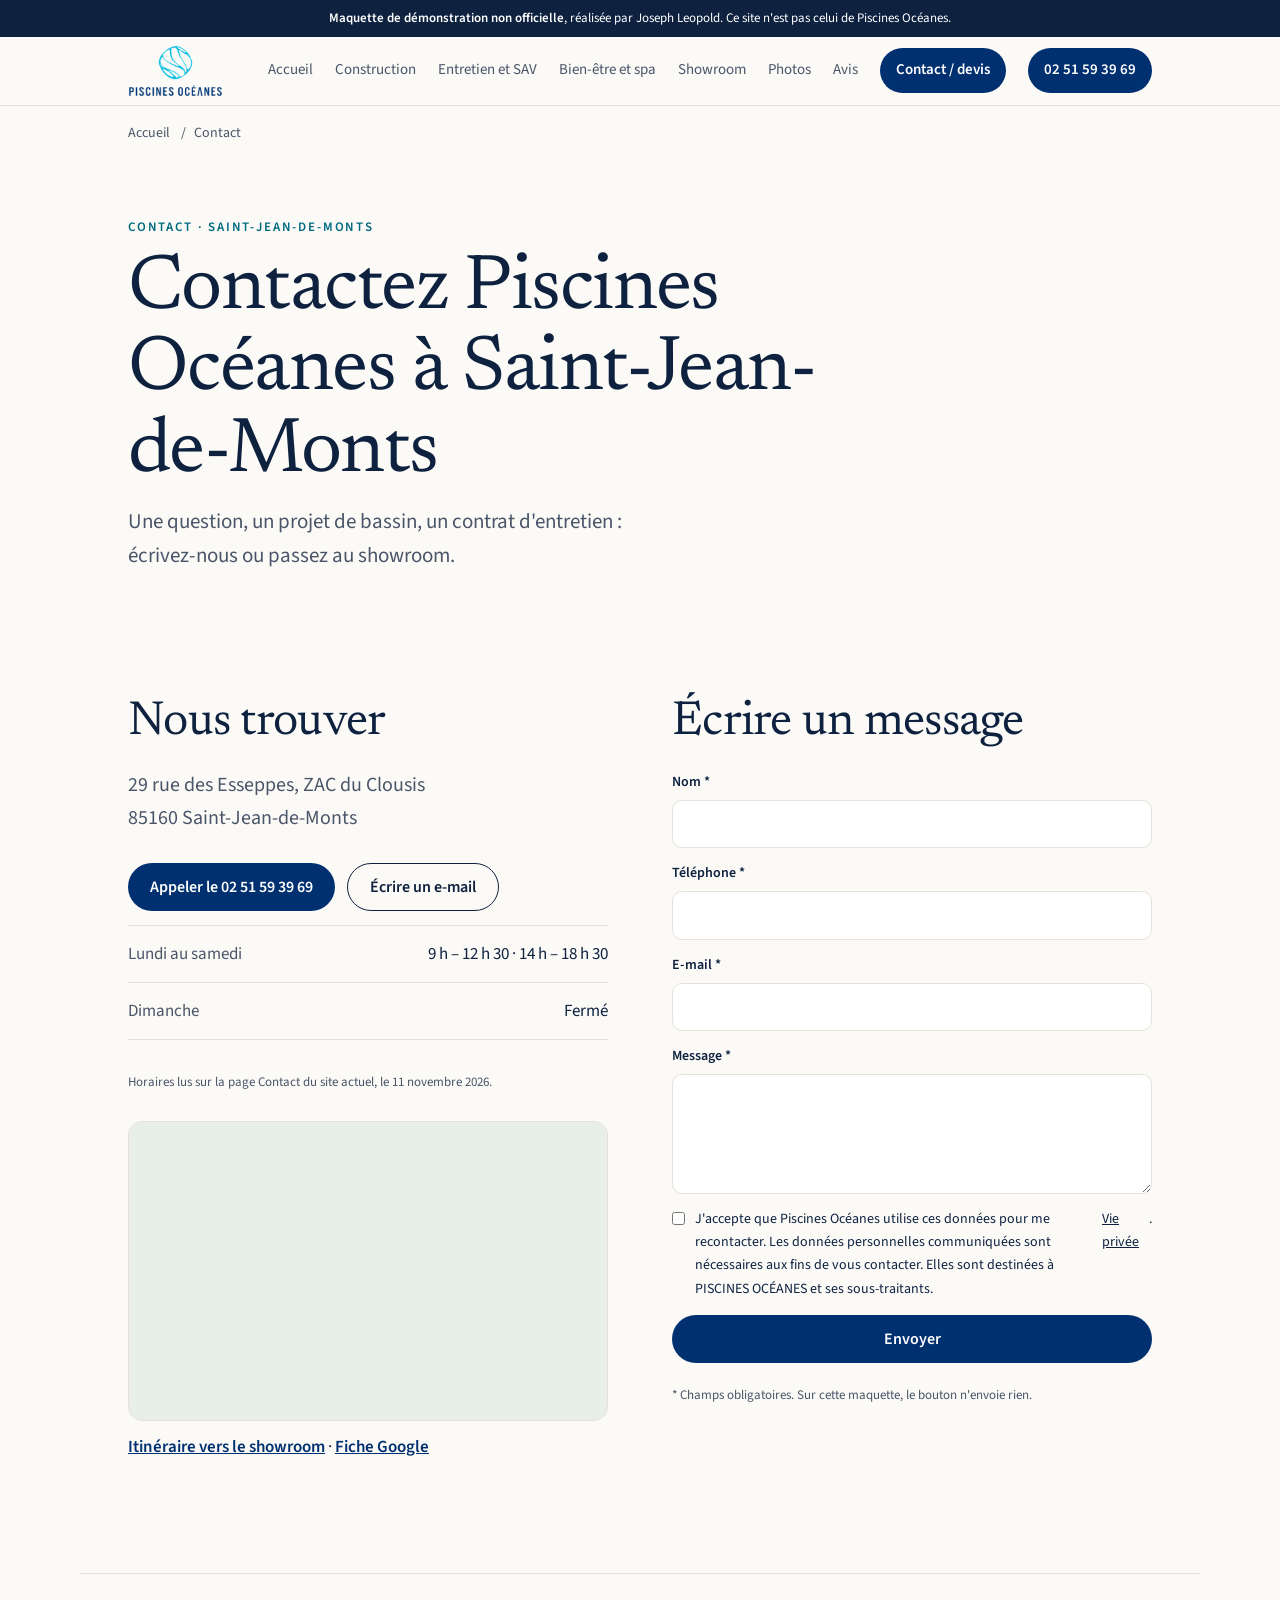
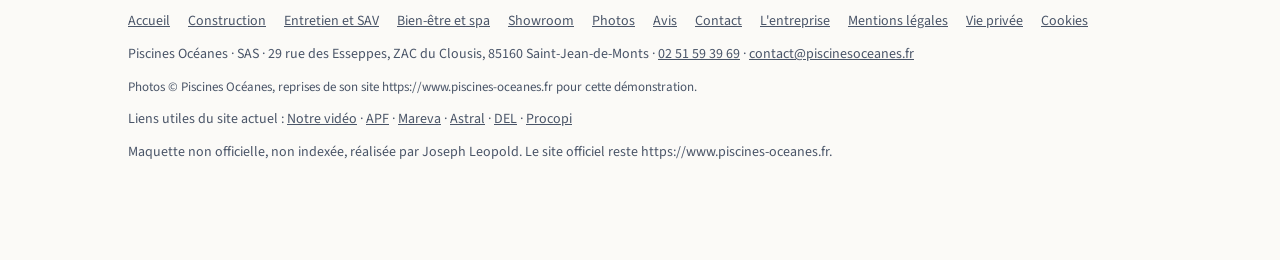
<file: contact.html>
<!DOCTYPE html>
<html lang="fr">
<head>
<meta charset="utf-8">
<meta name="viewport" content="width=device-width, initial-scale=1">
<meta name="robots" content="noindex, nofollow, noarchive">
<title>Contactez Piscines Océanes à Saint-Jean-de-Monts</title>
<meta name="description" content="Adresse, téléphone, horaires et formulaire de contact de Piscines Océanes, 29 rue des Esseppes, ZAC du Clousis, 85160 Saint-Jean-de-Monts.">
<link rel="canonical" href="https://wn5zw4s89s-svg.github.io/maquette-piscines-oceanes-demo/contact.html">
<meta property="og:type" content="website">
<meta property="og:title" content="Contactez Piscines Océanes à Saint-Jean-de-Monts">
<meta property="og:description" content="Adresse, téléphone, horaires et formulaire de contact de Piscines Océanes, 29 rue des Esseppes, ZAC du Clousis, 85160 Saint-Jean-de-Monts.">
<meta property="og:url" content="https://wn5zw4s89s-svg.github.io/maquette-piscines-oceanes-demo/contact.html">
<meta property="og:image" content="https://wn5zw4s89s-svg.github.io/maquette-piscines-oceanes-demo/img/og-piscines-oceanes.jpg">
<meta property="og:locale" content="fr_FR">
<meta name="twitter:card" content="summary_large_image">
<link rel="icon" href="img/logo-280.png" type="image/png">

<link rel="stylesheet" href="css/style.css">
<script type="application/ld+json">
{
  "@context": "https://schema.org",
  "@type": "HomeAndConstructionBusiness",
  "@id": "https://wn5zw4s89s-svg.github.io/maquette-piscines-oceanes-demo/#entreprise",
  "name": "Piscines Océanes",
  "legalName": "Piscines Océanes",
  "url": "https://wn5zw4s89s-svg.github.io/maquette-piscines-oceanes-demo/",
  "telephone": "+33251593969",
  "email": "contact@piscinesoceanes.fr",
  "image": "https://wn5zw4s89s-svg.github.io/maquette-piscines-oceanes-demo/img/og-piscines-oceanes.jpg",
  "logo": "https://wn5zw4s89s-svg.github.io/maquette-piscines-oceanes-demo/img/logo-560.png",
  "foundingDate": "1996-01-04",
  "address": {
    "@type": "PostalAddress",
    "streetAddress": "29 rue des Esseppes, ZAC du Clousis",
    "addressLocality": "Saint-Jean-de-Monts",
    "postalCode": "85160",
    "addressRegion": "Vendée",
    "addressCountry": "FR"
  },
  "geo": {
    "@type": "GeoCoordinates",
    "latitude": 46.7910299,
    "longitude": -2.0259074
  },
  "hasMap": "https://www.google.com/maps/search/?api=1&query=Piscines+Oc%C3%A9anes+Saint-Jean-de-Monts",
  "areaServed": [
    {
      "@type": "City",
      "name": "Saint-Jean-de-Monts"
    },
    {
      "@type": "AdministrativeArea",
      "name": "Vendée"
    }
  ],
  "openingHoursSpecification": [
    {
      "@type": "OpeningHoursSpecification",
      "dayOfWeek": [
        "Monday",
        "Tuesday",
        "Wednesday",
        "Thursday",
        "Friday",
        "Saturday"
      ],
      "opens": "09:00",
      "closes": "12:30"
    },
    {
      "@type": "OpeningHoursSpecification",
      "dayOfWeek": [
        "Monday",
        "Tuesday",
        "Wednesday",
        "Thursday",
        "Friday",
        "Saturday"
      ],
      "opens": "14:00",
      "closes": "18:30"
    }
  ]
}
</script>
<script type="application/ld+json">
{
  "@context": "https://schema.org",
  "@type": "BreadcrumbList",
  "itemListElement": [
    {
      "@type": "ListItem",
      "position": 1,
      "name": "Accueil",
      "item": "https://wn5zw4s89s-svg.github.io/maquette-piscines-oceanes-demo/"
    },
    {
      "@type": "ListItem",
      "position": 2,
      "name": "Contact",
      "item": "https://wn5zw4s89s-svg.github.io/maquette-piscines-oceanes-demo/contact.html"
    }
  ]
}
</script>
</head><body>
<a class="skip" href="#contenu">Aller au contenu</a>
<div class="demo"><strong>Maquette de démonstration non officielle</strong>, réalisée par Joseph Leopold. Ce site n'est pas celui de Piscines Océanes.</div>
<header class="site-header">
  <div class="bar">
    <a class="brand" href="index.html" aria-label="Piscines Océanes, accueil">
      <img src="img/logo-400.png" srcset="img/logo-280.png 280w, img/logo-400.png 400w, img/logo-560.png 560w" sizes="140px" width="400" height="220" alt="Piscines Océanes">
    </a>
    <button class="menu-toggle" type="button" aria-expanded="false" aria-controls="menu" aria-label="Ouvrir le menu"><span></span></button>
    <nav class="menu" id="menu">
      <a class="link" href="index.html">Accueil</a><a class="link" href="construction.html">Construction</a><a class="link" href="entretien-sav.html">Entretien et SAV</a><a class="link" href="bien-etre-spa.html">Bien-être et spa</a><a class="link" href="showroom.html">Showroom</a><a class="link" href="photos.html">Photos</a><a class="link" href="avis.html">Avis</a><a class="call" href="contact.html" aria-current="page">Contact / devis</a><a class="call" href="tel:+33251593969">02 51 59 39 69</a>
    </nav>
  </div>
</header><main id="contenu"><nav class="crumbs" aria-label="Fil d'Ariane"><ol><li><a href="index.html">Accueil</a></li><li><span aria-current="page">Contact</span></li></ol></nav>
<header class="page-hero">
  <p class="eyebrow">Contact · Saint-Jean-de-Monts</p>
  <h1>Contactez Piscines Océanes à Saint-Jean-de-Monts</h1>
  <p class="lead">Une question, un projet de bassin, un contrat d'entretien : écrivez-nous ou passez au showroom.</p>
</header>
<section>
  <div class="contact">
    <div>
      <h2>Nous trouver</h2>
      <address class="intro">29 rue des Esseppes, ZAC du Clousis<br>85160 Saint-Jean-de-Monts</address>
      <div class="actions">
        <a class="btn primary" href="tel:+33251593969">Appeler le 02 51 59 39 69</a>
        <a class="btn ghost" href="mailto:contact@piscinesoceanes.fr">Écrire un e-mail</a>
      </div>
      <ul class="hours">
  <li><span>Lundi au samedi</span><span>9 h – 12 h 30 · 14 h – 18 h 30</span></li>
  <li><span>Dimanche</span><span>Fermé</span></li>
</ul>
<p class="src">Horaires lus sur la page Contact du site actuel, le 11 novembre 2026.</p>
      <div class="map-wrap">
  <iframe title="Carte : Piscines Océanes à Saint-Jean-de-Monts" src="https://maps.google.com/maps?q=29+rue+des+Esseppes+85160+Saint-Jean-de-Monts&hl=fr&z=16&output=embed" loading="lazy" referrerpolicy="no-referrer-when-downgrade" allowfullscreen></iframe>
</div>
<p><a class="map-link" href="https://www.google.com/maps/dir/?api=1&destination=29+rue+des+Esseppes+85160+Saint-Jean-de-Monts" rel="noopener">Itinéraire vers le showroom</a> · <a class="map-link" href="https://www.google.com/maps/search/?api=1&query=Piscines+Oc%C3%A9anes+Saint-Jean-de-Monts" rel="noopener">Fiche Google</a></p>
    </div>
    <div>
      <h2>Écrire un message</h2>
      <form class="demo-form" action="#" method="post" novalidate>
        <label>Nom *<input type="text" name="nom" required autocomplete="name"></label>
        <label>Téléphone *<input type="tel" name="telephone" required autocomplete="tel"></label>
        <label>E-mail *<input type="email" name="email" required autocomplete="email"></label>
        <label>Message *<textarea name="message" required></textarea></label>
        <label class="check"><input type="checkbox" name="consent" required> J'accepte que Piscines Océanes utilise ces données pour me recontacter. Les données personnelles communiquées sont nécessaires aux fins de vous contacter. Elles sont destinées à PISCINES OCÉANES et ses sous-traitants. <a href="vie-privee.html">Vie privée</a>.</label>
        <button class="btn primary" type="submit">Envoyer</button>
        <p class="form-ok">Maquette de démonstration : aucun message n'est envoyé, aucun formulaire n'est transmis.</p>
        <p class="form-note">* Champs obligatoires. Sur cette maquette, le bouton n'envoie rien.</p>
      </form>
    </div>
  </div>
</section>
</main>
<footer class="site">
  <nav class="foot-nav" aria-label="Pied de page">
    <a href="index.html">Accueil</a>
    <a href="construction.html">Construction</a>
    <a href="entretien-sav.html">Entretien et SAV</a>
    <a href="bien-etre-spa.html">Bien-être et spa</a>
    <a href="showroom.html">Showroom</a>
    <a href="photos.html">Photos</a>
    <a href="avis.html">Avis</a>
    <a href="contact.html">Contact</a>
    <a href="a-propos.html">L'entreprise</a>
    <a href="mentions.html">Mentions légales</a>
    <a href="vie-privee.html">Vie privée</a>
    <a href="privacy.html">Cookies</a>
  </nav>
  <p>Piscines Océanes · SAS · 29 rue des Esseppes, ZAC du Clousis, 85160 Saint-Jean-de-Monts · <a href="tel:+33251593969">02 51 59 39 69</a> · <a href="mailto:contact@piscinesoceanes.fr">contact@piscinesoceanes.fr</a></p>
  <p class="photo-credit">Photos © Piscines Océanes, reprises de son site https://www.piscines-oceanes.fr pour cette démonstration.</p>
  <p>Liens utiles du site actuel : <a href="https://www.youtube.com/watch?v=r4H31I2Mkhc" rel="noopener">Notre vidéo</a> · <a href="http://liner-couverture-equipement-piscine.fr/" rel="noopener">APF</a> · <a href="https://www.mareva.fr/" rel="noopener">Mareva</a> · <a href="https://www.astralpool.com/" rel="noopener">Astral</a> · <a href="http://www.del-piscine.fr/" rel="noopener">DEL</a> · <a href="http://www.procopi.com/" rel="noopener">Procopi</a></p>
  <p>Maquette non officielle, non indexée, réalisée par Joseph Leopold. Le site officiel reste https://www.piscines-oceanes.fr.</p>
</footer>
<div class="sticky-cta" aria-label="Actions rapides">
  <a class="btn primary" href="tel:+33251593969">Appeler</a>
  <a class="btn ghost" href="contact.html">Demander un devis</a>
</div>
<script src="js/main.js" defer></script>
</body>
</html>
</file>
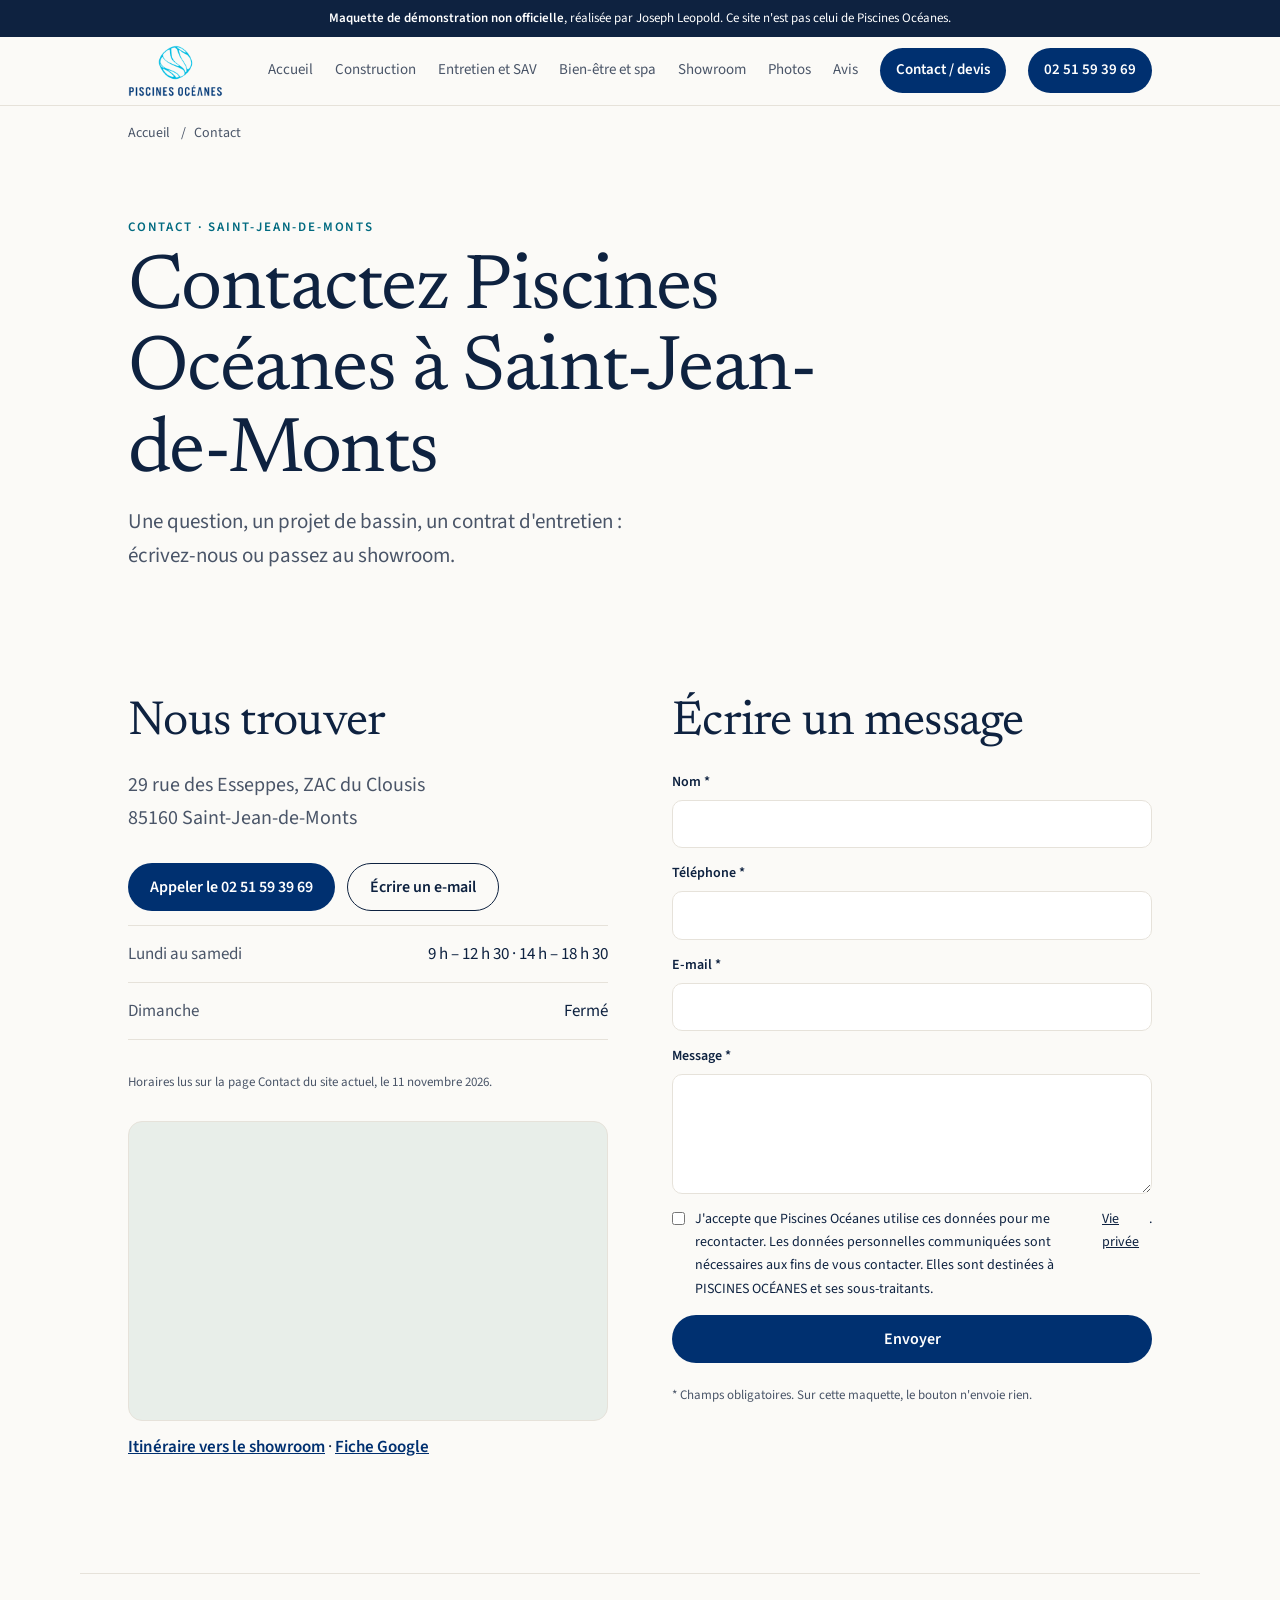
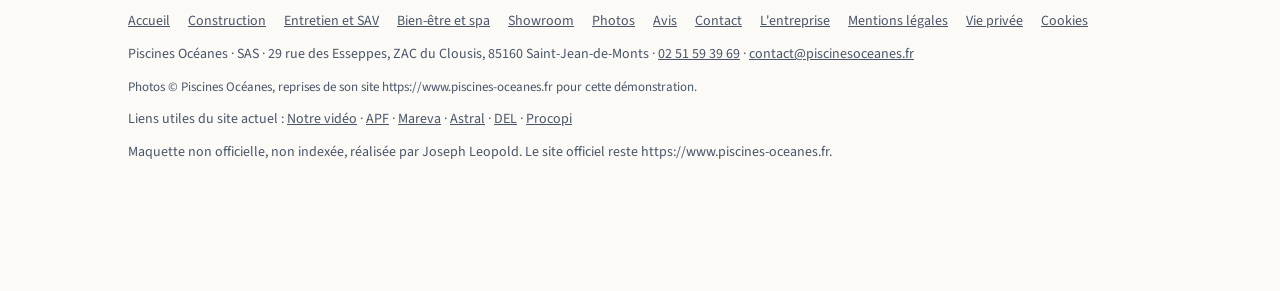
<file: devis.html>
<!DOCTYPE html>
<html lang="fr">
<head>
<meta charset="utf-8">
<meta name="viewport" content="width=device-width, initial-scale=1">
<meta name="robots" content="noindex, nofollow, noarchive">
<meta http-equiv="refresh" content="0; url=contact.html">
<link rel="canonical" href="https://wn5zw4s89s-svg.github.io/maquette-piscines-oceanes-demo/contact.html">
<title>Devis — redirection vers le contact</title>
</head>
<body>
<p><a href="contact.html">Continuer vers contact.html</a></p>
</body>
</html>
</file>
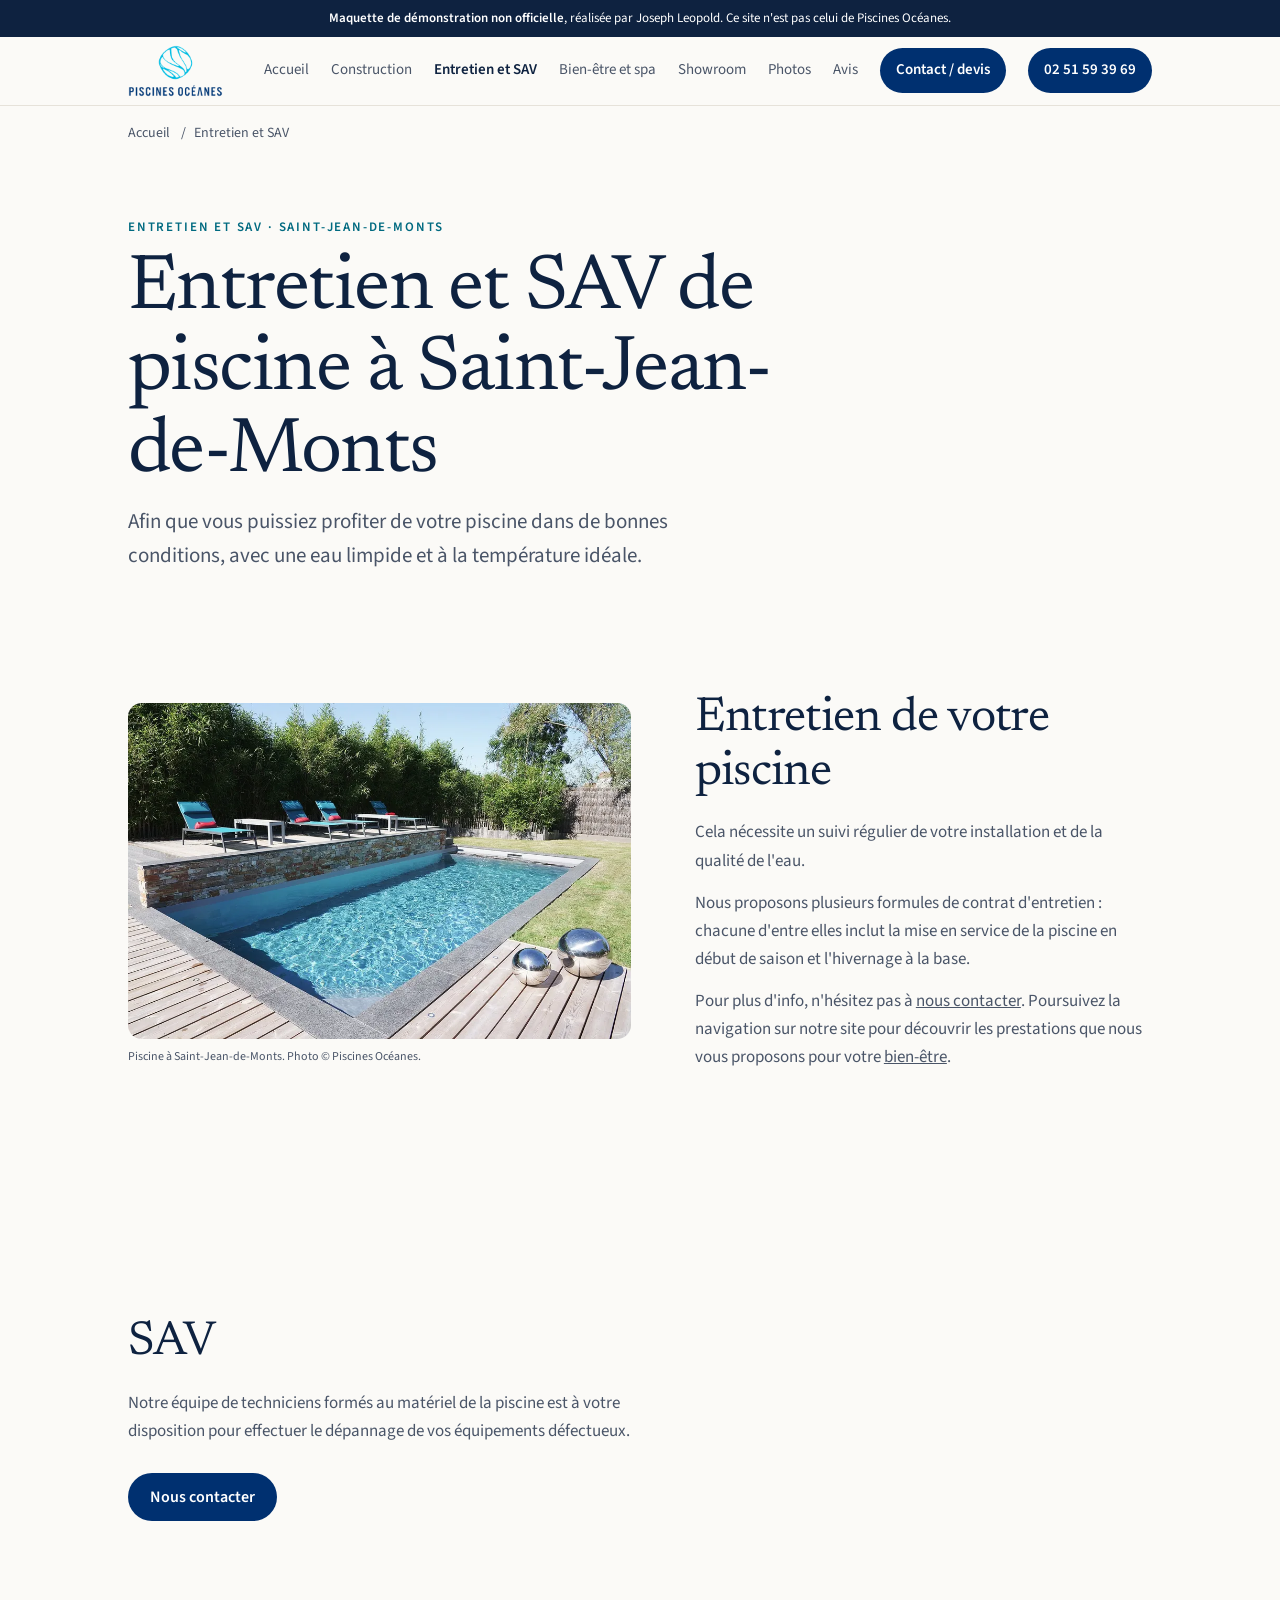
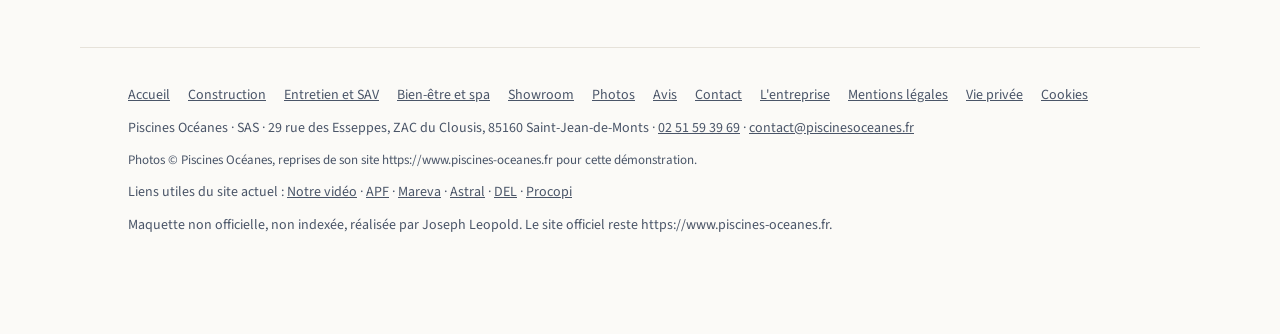
<file: entretien-sav.html>
<!DOCTYPE html>
<html lang="fr">
<head>
<meta charset="utf-8">
<meta name="viewport" content="width=device-width, initial-scale=1">
<meta name="robots" content="noindex, nofollow, noarchive">
<title>Entretien et SAV de piscine à Saint-Jean-de-Monts | Piscines Océanes</title>
<meta name="description" content="Contrats d&#x27;entretien, mise en service, hivernage et dépannage du matériel de piscine à Saint-Jean-de-Monts, par les techniciens de Piscines Océanes.">
<link rel="canonical" href="https://wn5zw4s89s-svg.github.io/maquette-piscines-oceanes-demo/entretien-sav.html">
<meta property="og:type" content="website">
<meta property="og:title" content="Entretien et SAV de piscine à Saint-Jean-de-Monts | Piscines Océanes">
<meta property="og:description" content="Contrats d&#x27;entretien, mise en service, hivernage et dépannage du matériel de piscine à Saint-Jean-de-Monts, par les techniciens de Piscines Océanes.">
<meta property="og:url" content="https://wn5zw4s89s-svg.github.io/maquette-piscines-oceanes-demo/entretien-sav.html">
<meta property="og:image" content="https://wn5zw4s89s-svg.github.io/maquette-piscines-oceanes-demo/img/og-piscines-oceanes.jpg">
<meta property="og:locale" content="fr_FR">
<meta name="twitter:card" content="summary_large_image">
<link rel="icon" href="img/logo-280.png" type="image/png">

<link rel="stylesheet" href="css/style.css">
<script type="application/ld+json">
{
  "@context": "https://schema.org",
  "@type": "HomeAndConstructionBusiness",
  "@id": "https://wn5zw4s89s-svg.github.io/maquette-piscines-oceanes-demo/#entreprise",
  "name": "Piscines Océanes",
  "legalName": "Piscines Océanes",
  "url": "https://wn5zw4s89s-svg.github.io/maquette-piscines-oceanes-demo/",
  "telephone": "+33251593969",
  "email": "contact@piscinesoceanes.fr",
  "image": "https://wn5zw4s89s-svg.github.io/maquette-piscines-oceanes-demo/img/og-piscines-oceanes.jpg",
  "logo": "https://wn5zw4s89s-svg.github.io/maquette-piscines-oceanes-demo/img/logo-560.png",
  "foundingDate": "1996-01-04",
  "address": {
    "@type": "PostalAddress",
    "streetAddress": "29 rue des Esseppes, ZAC du Clousis",
    "addressLocality": "Saint-Jean-de-Monts",
    "postalCode": "85160",
    "addressRegion": "Vendée",
    "addressCountry": "FR"
  },
  "geo": {
    "@type": "GeoCoordinates",
    "latitude": 46.7910299,
    "longitude": -2.0259074
  },
  "hasMap": "https://www.google.com/maps/search/?api=1&query=Piscines+Oc%C3%A9anes+Saint-Jean-de-Monts",
  "areaServed": [
    {
      "@type": "City",
      "name": "Saint-Jean-de-Monts"
    },
    {
      "@type": "AdministrativeArea",
      "name": "Vendée"
    }
  ],
  "openingHoursSpecification": [
    {
      "@type": "OpeningHoursSpecification",
      "dayOfWeek": [
        "Monday",
        "Tuesday",
        "Wednesday",
        "Thursday",
        "Friday",
        "Saturday"
      ],
      "opens": "09:00",
      "closes": "12:30"
    },
    {
      "@type": "OpeningHoursSpecification",
      "dayOfWeek": [
        "Monday",
        "Tuesday",
        "Wednesday",
        "Thursday",
        "Friday",
        "Saturday"
      ],
      "opens": "14:00",
      "closes": "18:30"
    }
  ]
}
</script>
<script type="application/ld+json">
{
  "name": "Entretien et SAV de piscine à Saint-Jean-de-Monts",
  "serviceType": "Entretien et service après-vente de piscine",
  "url": "https://wn5zw4s89s-svg.github.io/maquette-piscines-oceanes-demo/entretien-sav.html",
  "@context": "https://schema.org",
  "@type": "Service",
  "provider": {
    "@id": "https://wn5zw4s89s-svg.github.io/maquette-piscines-oceanes-demo/#entreprise"
  },
  "areaServed": {
    "@type": "City",
    "name": "Saint-Jean-de-Monts"
  }
}
</script>
<script type="application/ld+json">
{
  "@context": "https://schema.org",
  "@type": "BreadcrumbList",
  "itemListElement": [
    {
      "@type": "ListItem",
      "position": 1,
      "name": "Accueil",
      "item": "https://wn5zw4s89s-svg.github.io/maquette-piscines-oceanes-demo/"
    },
    {
      "@type": "ListItem",
      "position": 2,
      "name": "Entretien et SAV",
      "item": "https://wn5zw4s89s-svg.github.io/maquette-piscines-oceanes-demo/entretien-sav.html"
    }
  ]
}
</script>
</head><body>
<a class="skip" href="#contenu">Aller au contenu</a>
<div class="demo"><strong>Maquette de démonstration non officielle</strong>, réalisée par Joseph Leopold. Ce site n'est pas celui de Piscines Océanes.</div>
<header class="site-header">
  <div class="bar">
    <a class="brand" href="index.html" aria-label="Piscines Océanes, accueil">
      <img src="img/logo-400.png" srcset="img/logo-280.png 280w, img/logo-400.png 400w, img/logo-560.png 560w" sizes="140px" width="400" height="220" alt="Piscines Océanes">
    </a>
    <button class="menu-toggle" type="button" aria-expanded="false" aria-controls="menu" aria-label="Ouvrir le menu"><span></span></button>
    <nav class="menu" id="menu">
      <a class="link" href="index.html">Accueil</a><a class="link" href="construction.html">Construction</a><a class="link" href="entretien-sav.html" aria-current="page">Entretien et SAV</a><a class="link" href="bien-etre-spa.html">Bien-être et spa</a><a class="link" href="showroom.html">Showroom</a><a class="link" href="photos.html">Photos</a><a class="link" href="avis.html">Avis</a><a class="call" href="contact.html">Contact / devis</a><a class="call" href="tel:+33251593969">02 51 59 39 69</a>
    </nav>
  </div>
</header><main id="contenu"><nav class="crumbs" aria-label="Fil d'Ariane"><ol><li><a href="index.html">Accueil</a></li><li><span aria-current="page">Entretien et SAV</span></li></ol></nav><header class="page-hero">
  <p class="eyebrow">Entretien et SAV · Saint-Jean-de-Monts</p>
  <h1>Entretien et SAV de piscine à Saint-Jean-de-Monts</h1>
  <p class="lead">Afin que vous puissiez profiter de votre piscine dans de bonnes conditions, avec une eau limpide et à la température idéale.</p>
</header>
<section class="prose">
  <div class="split">
    <figure>
      <img src="img/webp/piscine-saint-jean-de-monts-960.webp" srcset="img/webp/piscine-saint-jean-de-monts-480.webp 480w, img/webp/piscine-saint-jean-de-monts-960.webp 960w, img/webp/piscine-saint-jean-de-monts-1600.webp 1600w, img/webp/piscine-saint-jean-de-monts-1800.webp 1800w" sizes="(max-width:860px) 100vw, 50vw" width="1800" height="1200" alt="Piscine saint jean de monts, réalisation de Piscines Océanes" loading="lazy" decoding="async">
      <figcaption>Piscine à Saint-Jean-de-Monts. Photo © Piscines Océanes.</figcaption>
    </figure>
    <div>
      <h2>Entretien de votre piscine</h2>
      <p>Cela nécessite un suivi régulier de votre installation et de la qualité de l'eau.</p>
      <p>Nous proposons plusieurs formules de contrat d'entretien : chacune d'entre elles inclut la mise en service de la piscine en début de saison et l'hivernage à la base.</p>
      <p>Pour plus d'info, n'hésitez pas à <a href="contact.html">nous contacter</a>. Poursuivez la navigation sur notre site pour découvrir les prestations que nous vous proposons pour votre <a href="bien-etre-spa.html">bien-être</a>.</p>
    </div>
  </div>
</section>
<section class="prose">
  <h2>SAV</h2>
  <p>Notre équipe de techniciens formés au matériel de la piscine est à votre disposition pour effectuer le dépannage de vos équipements défectueux.</p>
  <p class="actions"><a class="btn primary" href="contact.html">Nous contacter</a></p>
</section>
</main>
<footer class="site">
  <nav class="foot-nav" aria-label="Pied de page">
    <a href="index.html">Accueil</a>
    <a href="construction.html">Construction</a>
    <a href="entretien-sav.html">Entretien et SAV</a>
    <a href="bien-etre-spa.html">Bien-être et spa</a>
    <a href="showroom.html">Showroom</a>
    <a href="photos.html">Photos</a>
    <a href="avis.html">Avis</a>
    <a href="contact.html">Contact</a>
    <a href="a-propos.html">L'entreprise</a>
    <a href="mentions.html">Mentions légales</a>
    <a href="vie-privee.html">Vie privée</a>
    <a href="privacy.html">Cookies</a>
  </nav>
  <p>Piscines Océanes · SAS · 29 rue des Esseppes, ZAC du Clousis, 85160 Saint-Jean-de-Monts · <a href="tel:+33251593969">02 51 59 39 69</a> · <a href="mailto:contact@piscinesoceanes.fr">contact@piscinesoceanes.fr</a></p>
  <p class="photo-credit">Photos © Piscines Océanes, reprises de son site https://www.piscines-oceanes.fr pour cette démonstration.</p>
  <p>Liens utiles du site actuel : <a href="https://www.youtube.com/watch?v=r4H31I2Mkhc" rel="noopener">Notre vidéo</a> · <a href="http://liner-couverture-equipement-piscine.fr/" rel="noopener">APF</a> · <a href="https://www.mareva.fr/" rel="noopener">Mareva</a> · <a href="https://www.astralpool.com/" rel="noopener">Astral</a> · <a href="http://www.del-piscine.fr/" rel="noopener">DEL</a> · <a href="http://www.procopi.com/" rel="noopener">Procopi</a></p>
  <p>Maquette non officielle, non indexée, réalisée par Joseph Leopold. Le site officiel reste https://www.piscines-oceanes.fr.</p>
</footer>
<div class="sticky-cta" aria-label="Actions rapides">
  <a class="btn primary" href="tel:+33251593969">Appeler</a>
  <a class="btn ghost" href="contact.html">Demander un devis</a>
</div>
<script src="js/main.js" defer></script>
</body>
</html>
</file>
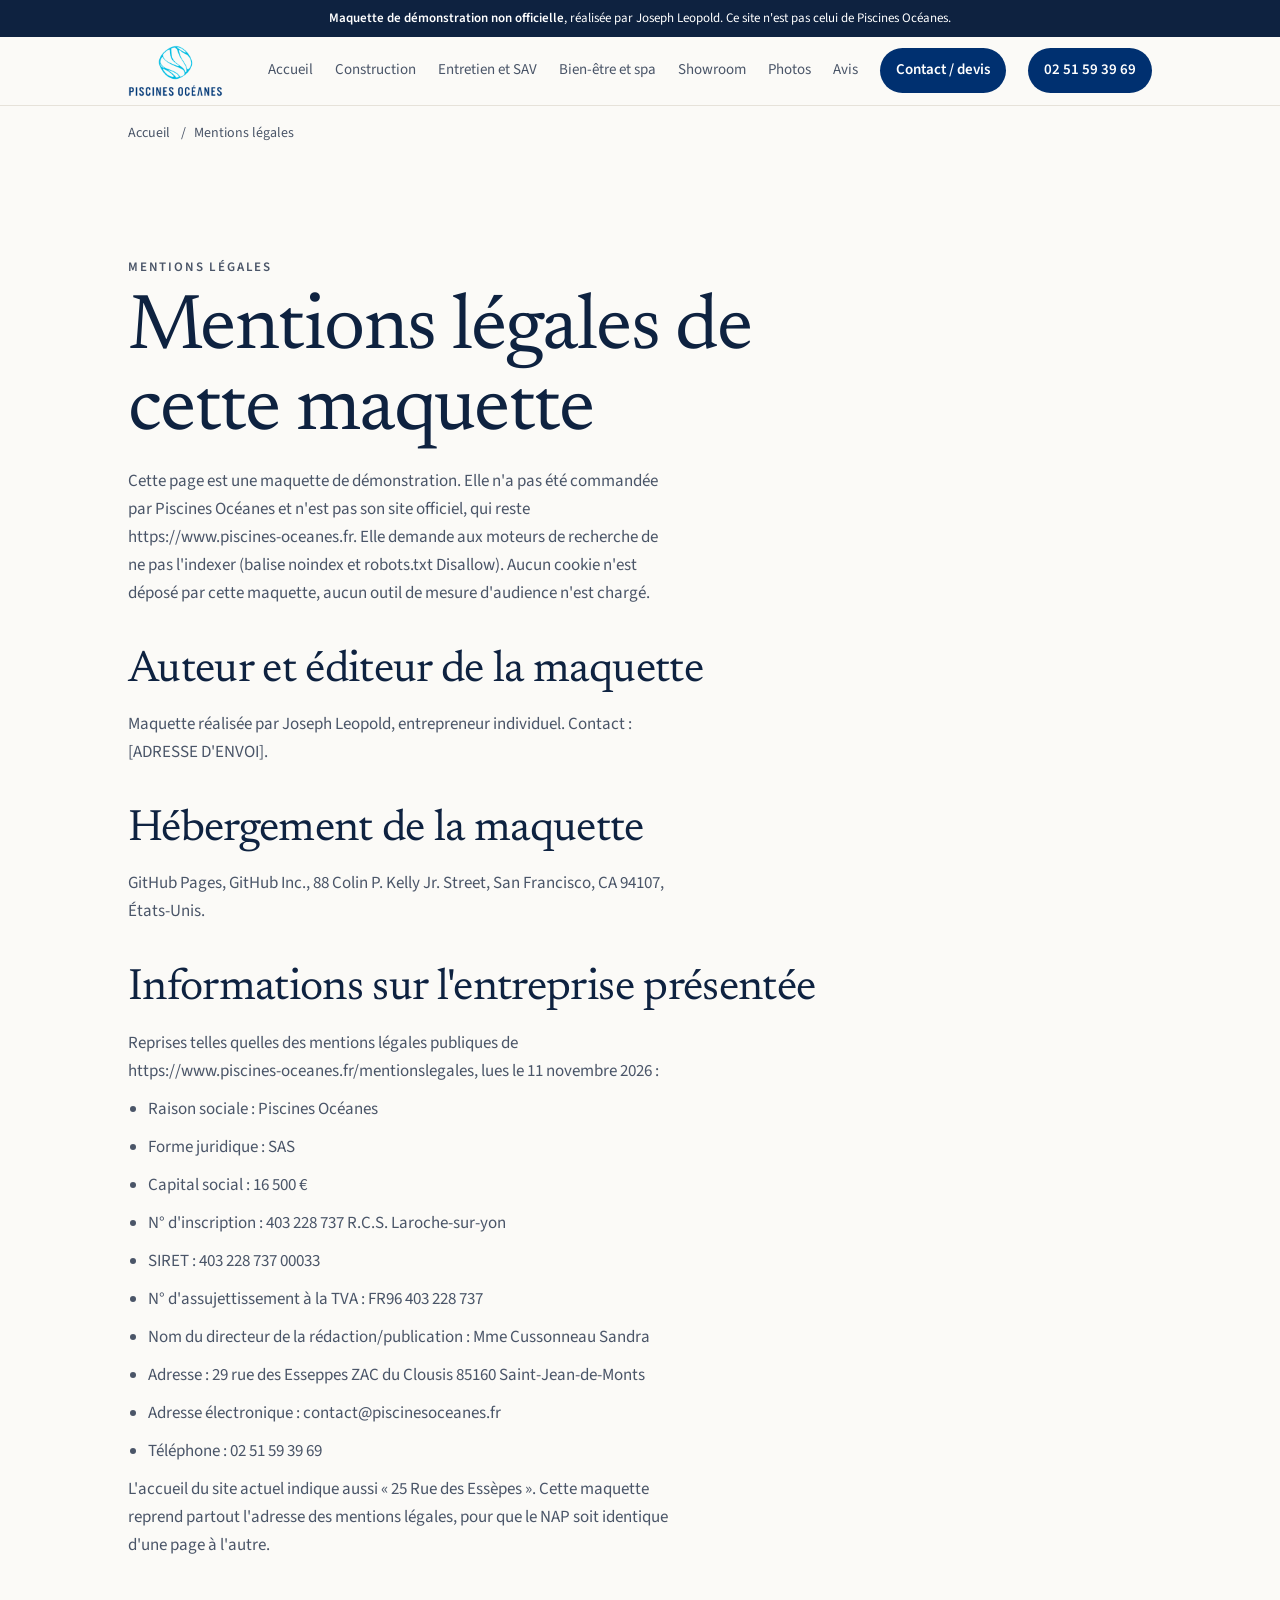
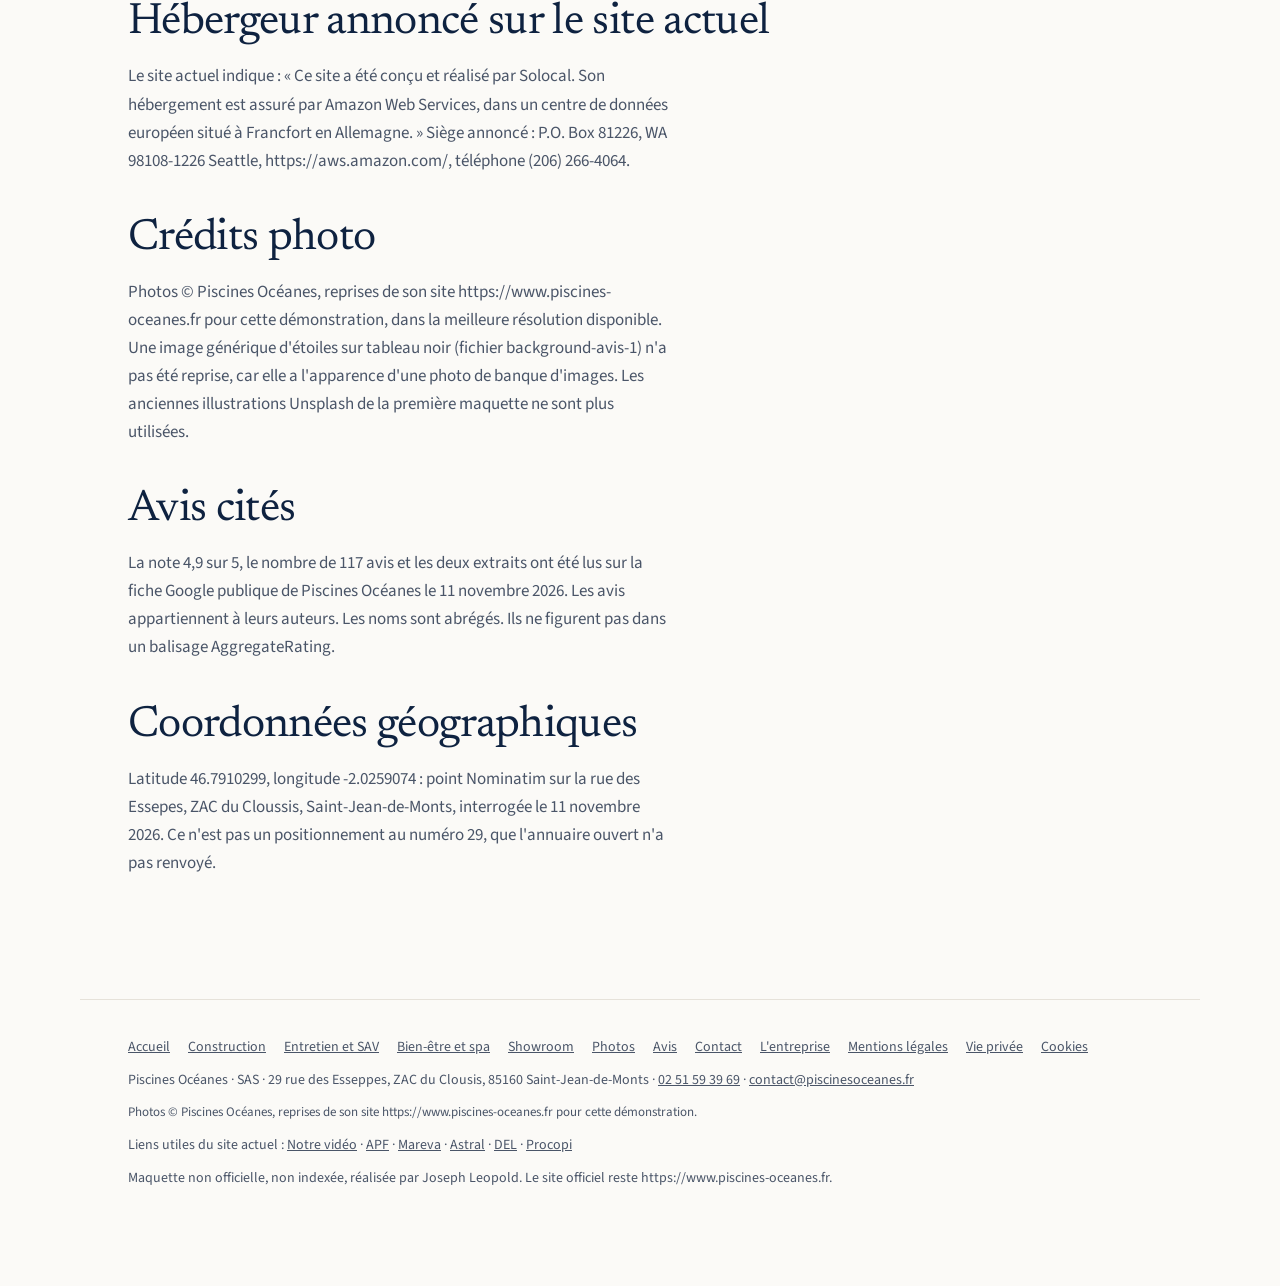
<file: mentions.html>
<!DOCTYPE html>
<html lang="fr">
<head>
<meta charset="utf-8">
<meta name="viewport" content="width=device-width, initial-scale=1">
<meta name="robots" content="noindex, nofollow, noarchive">
<title>Mentions légales — maquette non officielle de Piscines Océanes</title>
<meta name="description" content="Mentions légales de la maquette de démonstration et informations publiques sur Piscines Océanes, SAS à Saint-Jean-de-Monts.">
<link rel="canonical" href="https://wn5zw4s89s-svg.github.io/maquette-piscines-oceanes-demo/mentions.html">
<meta property="og:type" content="website">
<meta property="og:title" content="Mentions légales — maquette non officielle de Piscines Océanes">
<meta property="og:description" content="Mentions légales de la maquette de démonstration et informations publiques sur Piscines Océanes, SAS à Saint-Jean-de-Monts.">
<meta property="og:url" content="https://wn5zw4s89s-svg.github.io/maquette-piscines-oceanes-demo/mentions.html">
<meta property="og:image" content="https://wn5zw4s89s-svg.github.io/maquette-piscines-oceanes-demo/img/og-piscines-oceanes.jpg">
<meta property="og:locale" content="fr_FR">
<meta name="twitter:card" content="summary_large_image">
<link rel="icon" href="img/logo-280.png" type="image/png">

<link rel="stylesheet" href="css/style.css">
<script type="application/ld+json">
{
  "@context": "https://schema.org",
  "@type": "HomeAndConstructionBusiness",
  "@id": "https://wn5zw4s89s-svg.github.io/maquette-piscines-oceanes-demo/#entreprise",
  "name": "Piscines Océanes",
  "legalName": "Piscines Océanes",
  "url": "https://wn5zw4s89s-svg.github.io/maquette-piscines-oceanes-demo/",
  "telephone": "+33251593969",
  "email": "contact@piscinesoceanes.fr",
  "image": "https://wn5zw4s89s-svg.github.io/maquette-piscines-oceanes-demo/img/og-piscines-oceanes.jpg",
  "logo": "https://wn5zw4s89s-svg.github.io/maquette-piscines-oceanes-demo/img/logo-560.png",
  "foundingDate": "1996-01-04",
  "address": {
    "@type": "PostalAddress",
    "streetAddress": "29 rue des Esseppes, ZAC du Clousis",
    "addressLocality": "Saint-Jean-de-Monts",
    "postalCode": "85160",
    "addressRegion": "Vendée",
    "addressCountry": "FR"
  },
  "geo": {
    "@type": "GeoCoordinates",
    "latitude": 46.7910299,
    "longitude": -2.0259074
  },
  "hasMap": "https://www.google.com/maps/search/?api=1&query=Piscines+Oc%C3%A9anes+Saint-Jean-de-Monts",
  "areaServed": [
    {
      "@type": "City",
      "name": "Saint-Jean-de-Monts"
    },
    {
      "@type": "AdministrativeArea",
      "name": "Vendée"
    }
  ],
  "openingHoursSpecification": [
    {
      "@type": "OpeningHoursSpecification",
      "dayOfWeek": [
        "Monday",
        "Tuesday",
        "Wednesday",
        "Thursday",
        "Friday",
        "Saturday"
      ],
      "opens": "09:00",
      "closes": "12:30"
    },
    {
      "@type": "OpeningHoursSpecification",
      "dayOfWeek": [
        "Monday",
        "Tuesday",
        "Wednesday",
        "Thursday",
        "Friday",
        "Saturday"
      ],
      "opens": "14:00",
      "closes": "18:30"
    }
  ]
}
</script>
<script type="application/ld+json">
{
  "@context": "https://schema.org",
  "@type": "BreadcrumbList",
  "itemListElement": [
    {
      "@type": "ListItem",
      "position": 1,
      "name": "Accueil",
      "item": "https://wn5zw4s89s-svg.github.io/maquette-piscines-oceanes-demo/"
    },
    {
      "@type": "ListItem",
      "position": 2,
      "name": "Mentions légales",
      "item": "https://wn5zw4s89s-svg.github.io/maquette-piscines-oceanes-demo/mentions.html"
    }
  ]
}
</script>
</head><body>
<a class="skip" href="#contenu">Aller au contenu</a>
<div class="demo"><strong>Maquette de démonstration non officielle</strong>, réalisée par Joseph Leopold. Ce site n'est pas celui de Piscines Océanes.</div>
<header class="site-header">
  <div class="bar">
    <a class="brand" href="index.html" aria-label="Piscines Océanes, accueil">
      <img src="img/logo-400.png" srcset="img/logo-280.png 280w, img/logo-400.png 400w, img/logo-560.png 560w" sizes="140px" width="400" height="220" alt="Piscines Océanes">
    </a>
    <button class="menu-toggle" type="button" aria-expanded="false" aria-controls="menu" aria-label="Ouvrir le menu"><span></span></button>
    <nav class="menu" id="menu">
      <a class="link" href="index.html">Accueil</a><a class="link" href="construction.html">Construction</a><a class="link" href="entretien-sav.html">Entretien et SAV</a><a class="link" href="bien-etre-spa.html">Bien-être et spa</a><a class="link" href="showroom.html">Showroom</a><a class="link" href="photos.html">Photos</a><a class="link" href="avis.html">Avis</a><a class="call" href="contact.html">Contact / devis</a><a class="call" href="tel:+33251593969">02 51 59 39 69</a>
    </nav>
  </div>
</header><main id="contenu"><nav class="crumbs" aria-label="Fil d'Ariane"><ol><li><a href="index.html">Accueil</a></li><li><span aria-current="page">Mentions légales</span></li></ol></nav>
<section class="legal">
  <p class="eyebrow">Mentions légales</p>
  <h1>Mentions légales de cette maquette</h1>
  <p>Cette page est une maquette de démonstration. Elle n'a pas été commandée par Piscines Océanes et n'est pas son site officiel, qui reste https://www.piscines-oceanes.fr. Elle demande aux moteurs de recherche de ne pas l'indexer (balise noindex et robots.txt Disallow). Aucun cookie n'est déposé par cette maquette, aucun outil de mesure d'audience n'est chargé.</p>
  <h2>Auteur et éditeur de la maquette</h2>
  <p>Maquette réalisée par Joseph Leopold, entrepreneur individuel. Contact : [ADRESSE D'ENVOI].</p>
  <h2>Hébergement de la maquette</h2>
  <p>GitHub Pages, GitHub Inc., 88 Colin P. Kelly Jr. Street, San Francisco, CA 94107, États-Unis.</p>
  <h2>Informations sur l'entreprise présentée</h2>
  <p>Reprises telles quelles des mentions légales publiques de https://www.piscines-oceanes.fr/mentionslegales, lues le 11 novembre 2026 :</p>
  <ul>
    <li>Raison sociale : Piscines Océanes</li>
    <li>Forme juridique : SAS</li>
    <li>Capital social : 16 500 €</li>
    <li>N° d'inscription : 403 228 737 R.C.S. Laroche-sur-yon</li>
    <li>SIRET : 403 228 737 00033</li>
    <li>N° d'assujettissement à la TVA : FR96 403 228 737</li>
    <li>Nom du directeur de la rédaction/publication : Mme Cussonneau Sandra</li>
    <li>Adresse : 29 rue des Esseppes ZAC du Clousis 85160 Saint-Jean-de-Monts</li>
    <li>Adresse électronique : contact@piscinesoceanes.fr</li>
    <li>Téléphone : 02 51 59 39 69</li>
  </ul>
  <p>L'accueil du site actuel indique aussi « 25 Rue des Essèpes ». Cette maquette reprend partout l'adresse des mentions légales, pour que le NAP soit identique d'une page à l'autre.</p>
  <h2>Hébergeur annoncé sur le site actuel</h2>
  <p>Le site actuel indique : « Ce site a été conçu et réalisé par Solocal. Son hébergement est assuré par Amazon Web Services, dans un centre de données européen situé à Francfort en Allemagne. » Siège annoncé : P.O. Box 81226, WA 98108-1226 Seattle, https://aws.amazon.com/, téléphone (206) 266-4064.</p>
  <h2>Crédits photo</h2>
  <p>Photos © Piscines Océanes, reprises de son site https://www.piscines-oceanes.fr pour cette démonstration, dans la meilleure résolution disponible. Une image générique d'étoiles sur tableau noir (fichier background-avis-1) n'a pas été reprise, car elle a l'apparence d'une photo de banque d'images. Les anciennes illustrations Unsplash de la première maquette ne sont plus utilisées.</p>
  <h2>Avis cités</h2>
  <p>La note 4,9 sur 5, le nombre de 117 avis et les deux extraits ont été lus sur la fiche Google publique de Piscines Océanes le 11 novembre 2026. Les avis appartiennent à leurs auteurs. Les noms sont abrégés. Ils ne figurent pas dans un balisage AggregateRating.</p>
  <h2>Coordonnées géographiques</h2>
  <p>Latitude 46.7910299, longitude -2.0259074 : point Nominatim sur la rue des Essepes, ZAC du Cloussis, Saint-Jean-de-Monts, interrogée le 11 novembre 2026. Ce n'est pas un positionnement au numéro 29, que l'annuaire ouvert n'a pas renvoyé.</p>
</section>
</main>
<footer class="site">
  <nav class="foot-nav" aria-label="Pied de page">
    <a href="index.html">Accueil</a>
    <a href="construction.html">Construction</a>
    <a href="entretien-sav.html">Entretien et SAV</a>
    <a href="bien-etre-spa.html">Bien-être et spa</a>
    <a href="showroom.html">Showroom</a>
    <a href="photos.html">Photos</a>
    <a href="avis.html">Avis</a>
    <a href="contact.html">Contact</a>
    <a href="a-propos.html">L'entreprise</a>
    <a href="mentions.html">Mentions légales</a>
    <a href="vie-privee.html">Vie privée</a>
    <a href="privacy.html">Cookies</a>
  </nav>
  <p>Piscines Océanes · SAS · 29 rue des Esseppes, ZAC du Clousis, 85160 Saint-Jean-de-Monts · <a href="tel:+33251593969">02 51 59 39 69</a> · <a href="mailto:contact@piscinesoceanes.fr">contact@piscinesoceanes.fr</a></p>
  <p class="photo-credit">Photos © Piscines Océanes, reprises de son site https://www.piscines-oceanes.fr pour cette démonstration.</p>
  <p>Liens utiles du site actuel : <a href="https://www.youtube.com/watch?v=r4H31I2Mkhc" rel="noopener">Notre vidéo</a> · <a href="http://liner-couverture-equipement-piscine.fr/" rel="noopener">APF</a> · <a href="https://www.mareva.fr/" rel="noopener">Mareva</a> · <a href="https://www.astralpool.com/" rel="noopener">Astral</a> · <a href="http://www.del-piscine.fr/" rel="noopener">DEL</a> · <a href="http://www.procopi.com/" rel="noopener">Procopi</a></p>
  <p>Maquette non officielle, non indexée, réalisée par Joseph Leopold. Le site officiel reste https://www.piscines-oceanes.fr.</p>
</footer>
<div class="sticky-cta" aria-label="Actions rapides">
  <a class="btn primary" href="tel:+33251593969">Appeler</a>
  <a class="btn ghost" href="contact.html">Demander un devis</a>
</div>
<script src="js/main.js" defer></script>
</body>
</html>
</file>
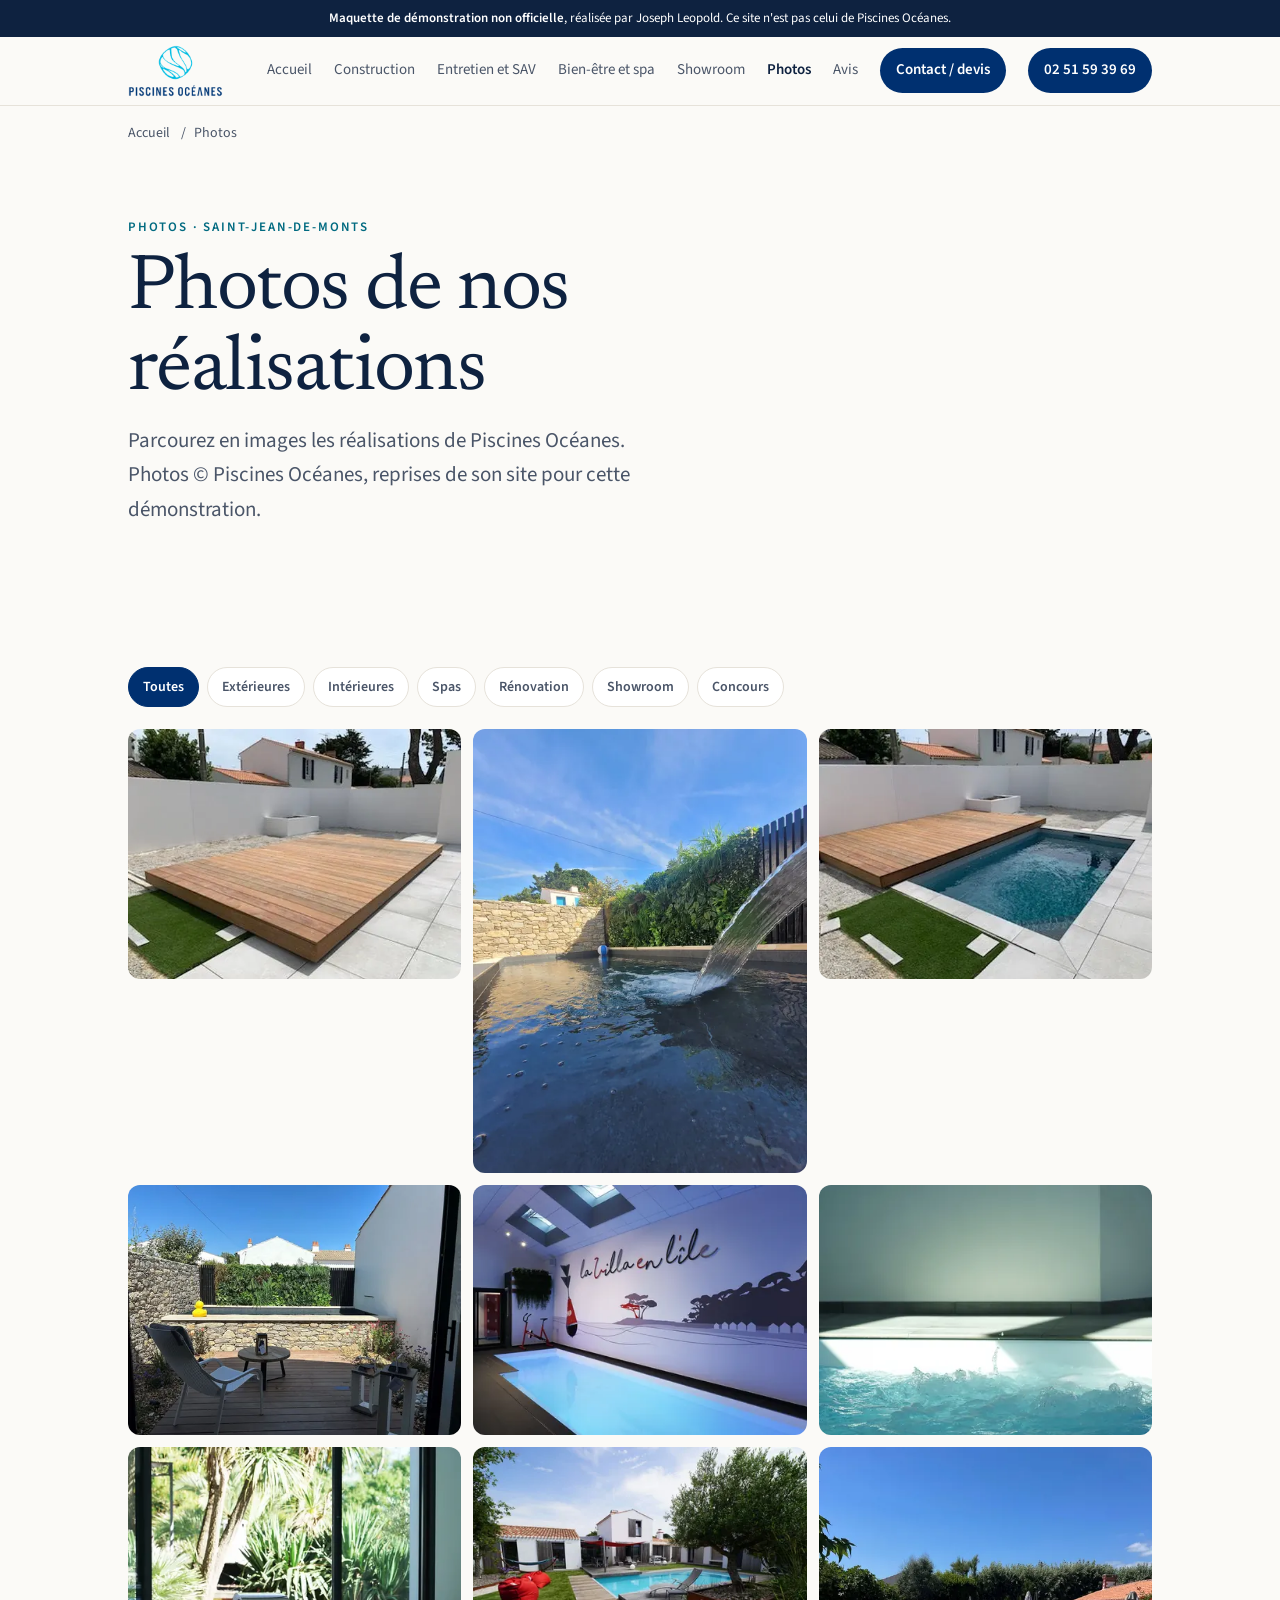
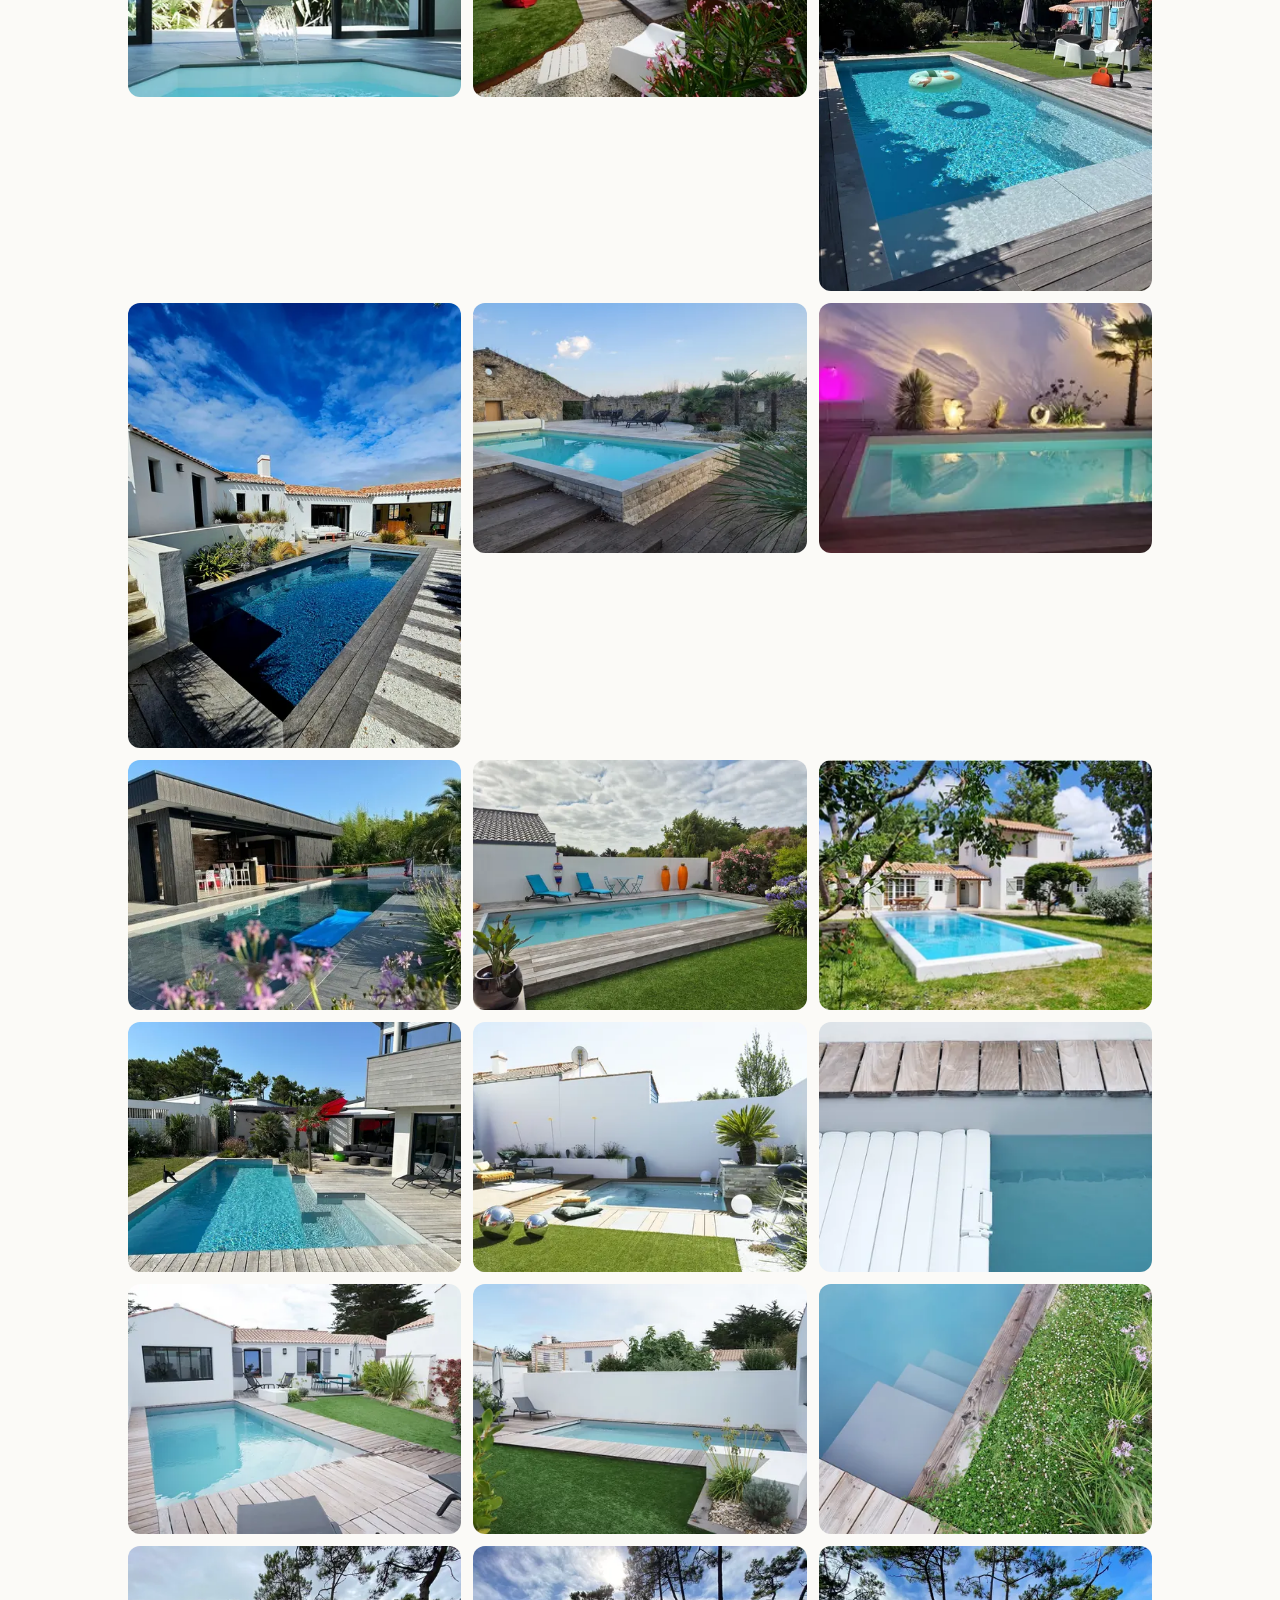
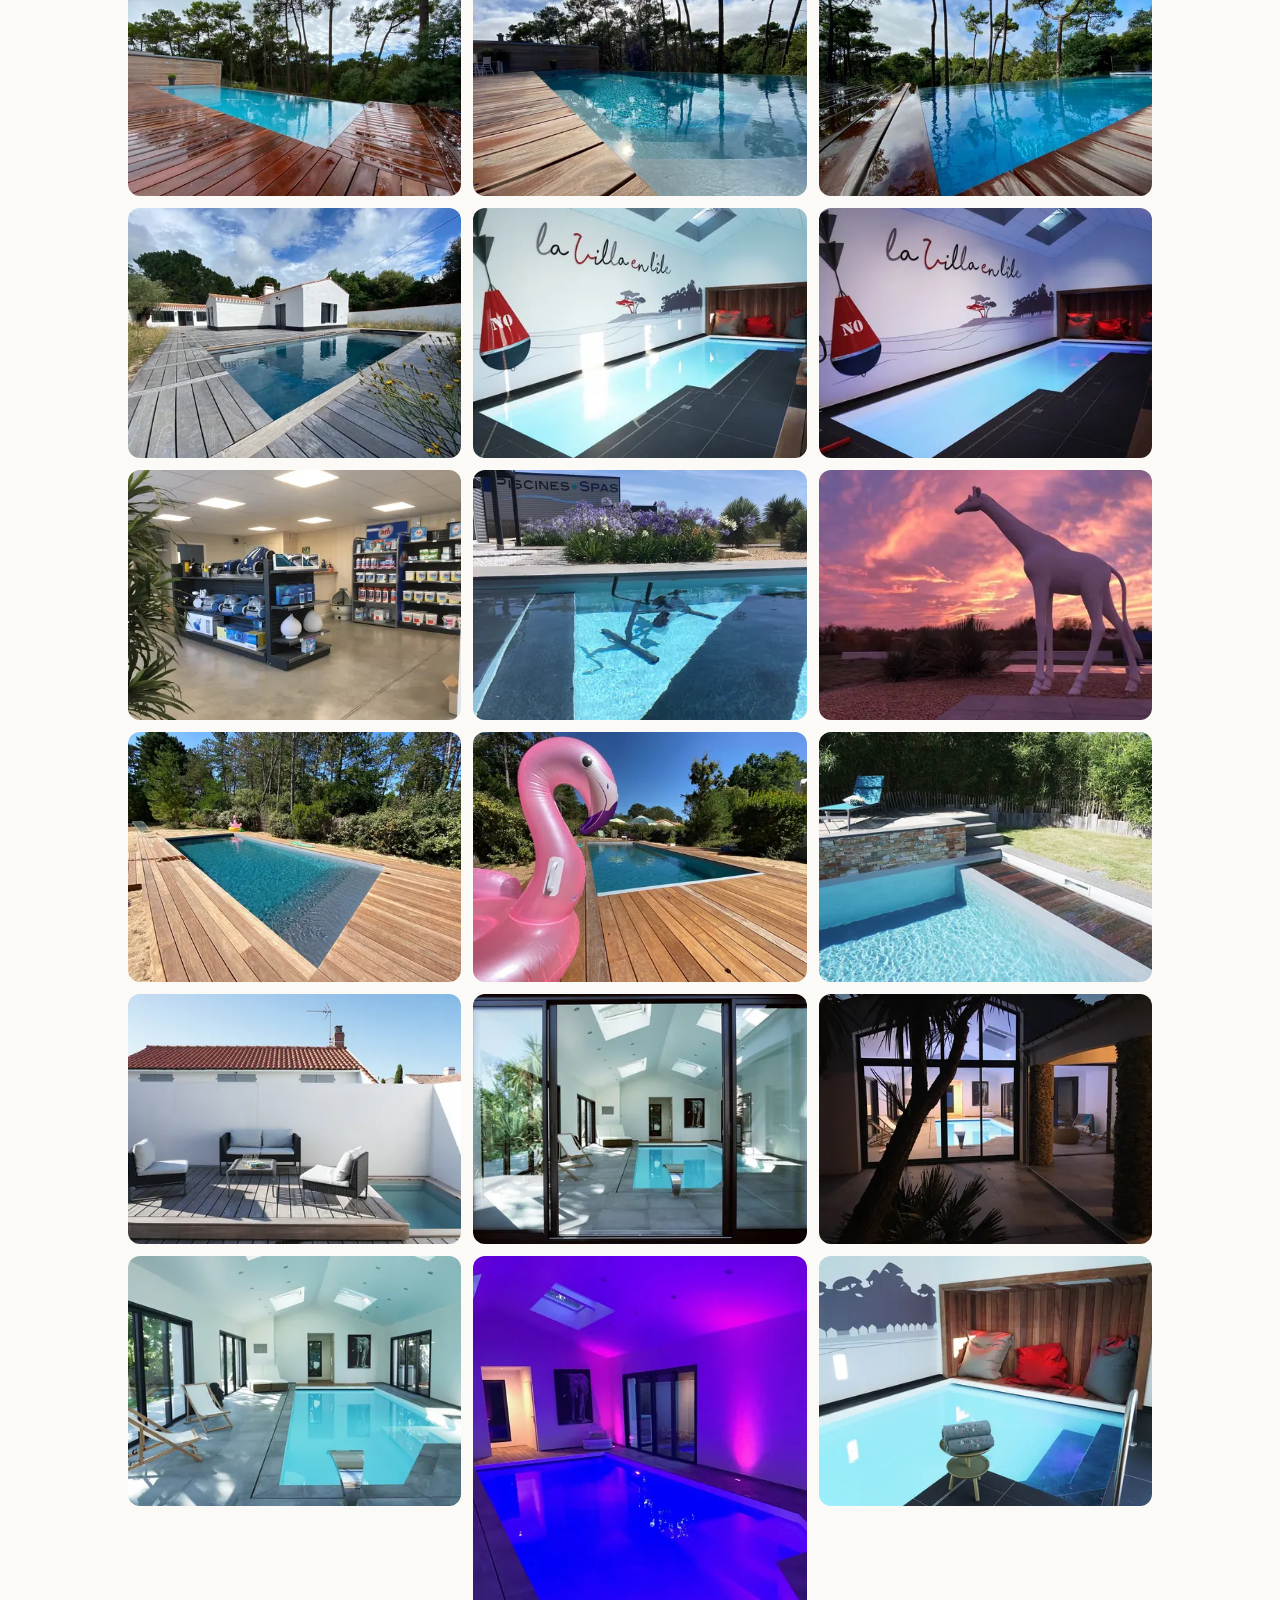
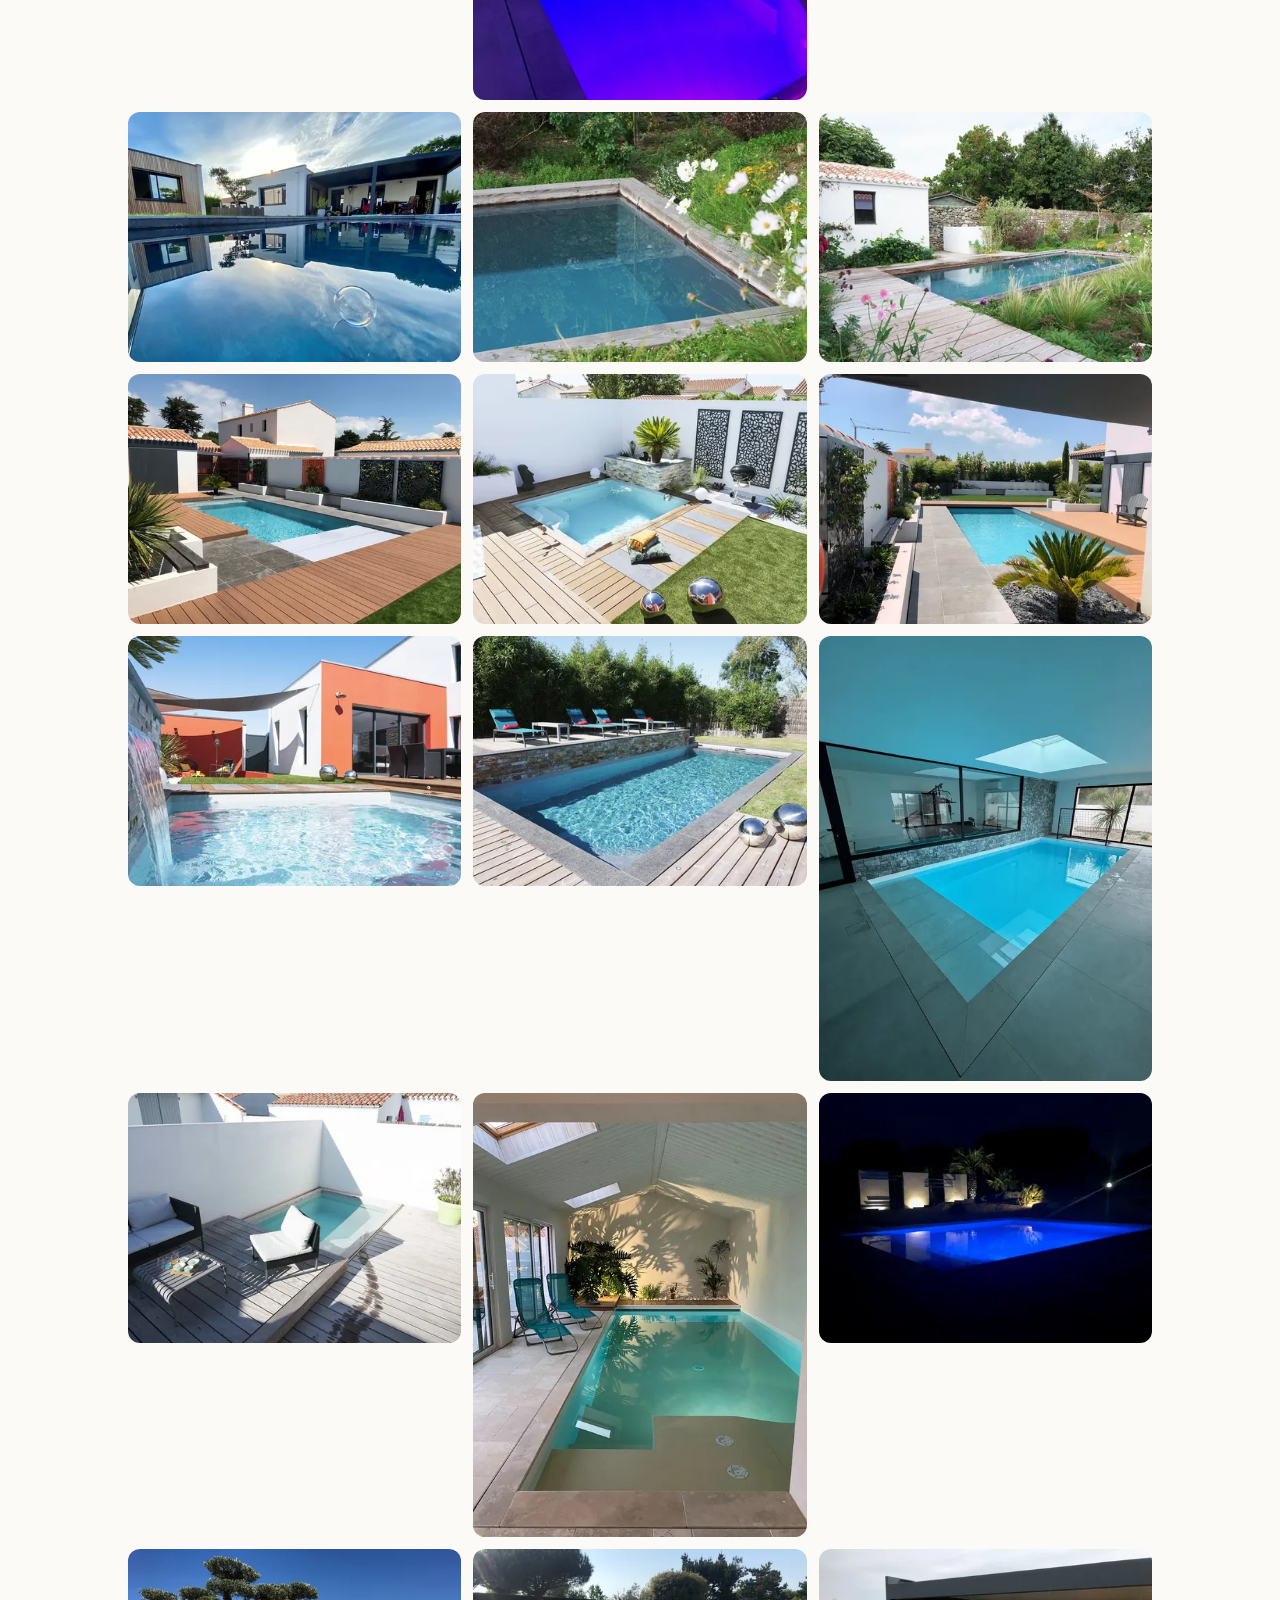
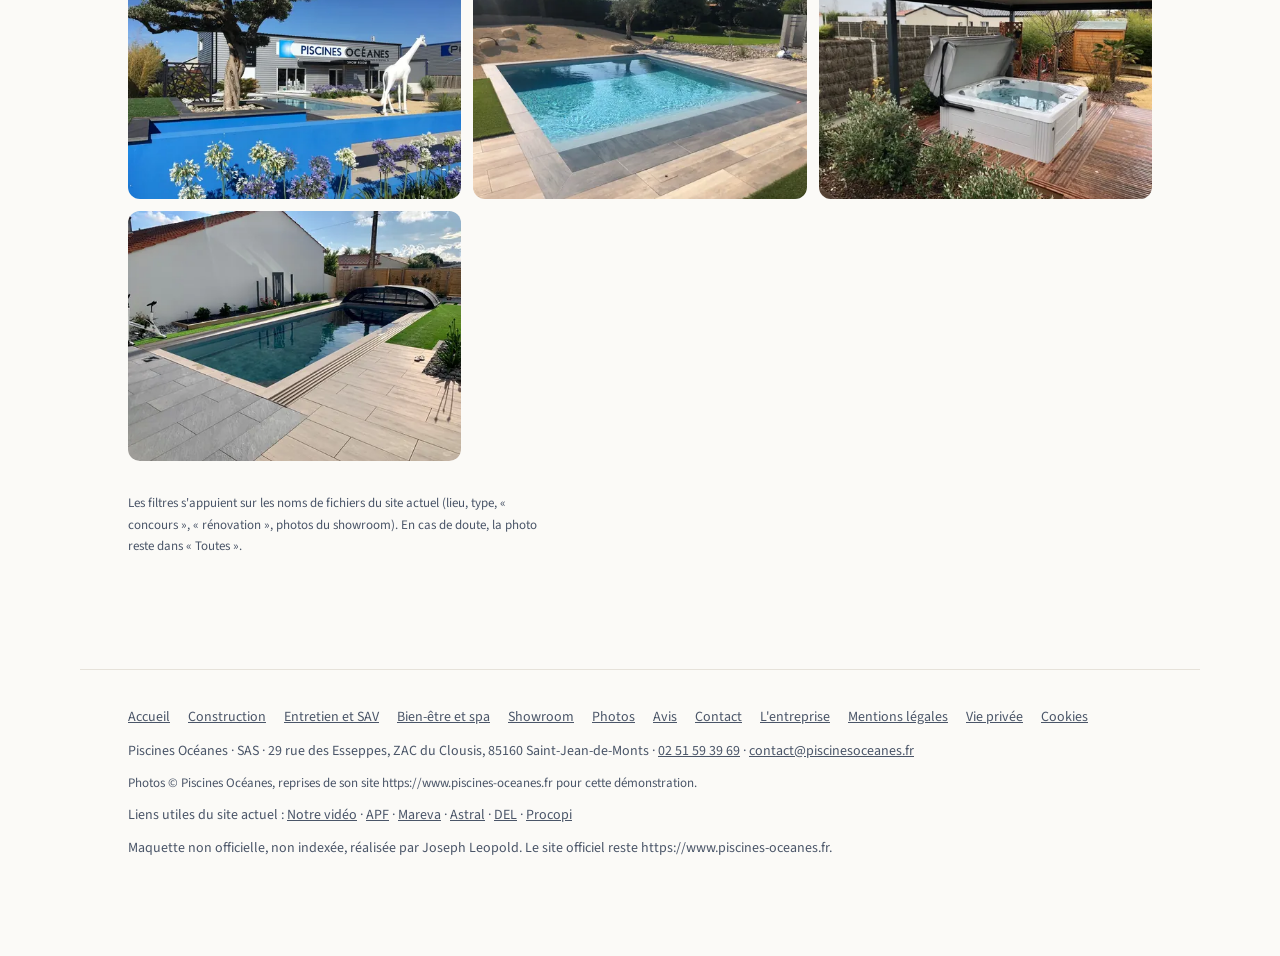
<file: photos.html>
<!DOCTYPE html>
<html lang="fr">
<head>
<meta charset="utf-8">
<meta name="viewport" content="width=device-width, initial-scale=1">
<meta name="robots" content="noindex, nofollow, noarchive">
<title>Photos des réalisations de Piscines Océanes à Saint-Jean-de-Monts</title>
<meta name="description" content="Galerie des réalisations de Piscines Océanes : piscines à Saint-Jean-de-Monts, Noirmoutier, Challans, Saint-Gilles-Croix-de-Vie. Maquette non officielle.">
<link rel="canonical" href="https://wn5zw4s89s-svg.github.io/maquette-piscines-oceanes-demo/photos.html">
<meta property="og:type" content="website">
<meta property="og:title" content="Photos des réalisations de Piscines Océanes à Saint-Jean-de-Monts">
<meta property="og:description" content="Galerie des réalisations de Piscines Océanes : piscines à Saint-Jean-de-Monts, Noirmoutier, Challans, Saint-Gilles-Croix-de-Vie. Maquette non officielle.">
<meta property="og:url" content="https://wn5zw4s89s-svg.github.io/maquette-piscines-oceanes-demo/photos.html">
<meta property="og:image" content="https://wn5zw4s89s-svg.github.io/maquette-piscines-oceanes-demo/img/og-piscines-oceanes.jpg">
<meta property="og:locale" content="fr_FR">
<meta name="twitter:card" content="summary_large_image">
<link rel="icon" href="img/logo-280.png" type="image/png">

<link rel="stylesheet" href="css/style.css">
<script type="application/ld+json">
{
  "@context": "https://schema.org",
  "@type": "HomeAndConstructionBusiness",
  "@id": "https://wn5zw4s89s-svg.github.io/maquette-piscines-oceanes-demo/#entreprise",
  "name": "Piscines Océanes",
  "legalName": "Piscines Océanes",
  "url": "https://wn5zw4s89s-svg.github.io/maquette-piscines-oceanes-demo/",
  "telephone": "+33251593969",
  "email": "contact@piscinesoceanes.fr",
  "image": "https://wn5zw4s89s-svg.github.io/maquette-piscines-oceanes-demo/img/og-piscines-oceanes.jpg",
  "logo": "https://wn5zw4s89s-svg.github.io/maquette-piscines-oceanes-demo/img/logo-560.png",
  "foundingDate": "1996-01-04",
  "address": {
    "@type": "PostalAddress",
    "streetAddress": "29 rue des Esseppes, ZAC du Clousis",
    "addressLocality": "Saint-Jean-de-Monts",
    "postalCode": "85160",
    "addressRegion": "Vendée",
    "addressCountry": "FR"
  },
  "geo": {
    "@type": "GeoCoordinates",
    "latitude": 46.7910299,
    "longitude": -2.0259074
  },
  "hasMap": "https://www.google.com/maps/search/?api=1&query=Piscines+Oc%C3%A9anes+Saint-Jean-de-Monts",
  "areaServed": [
    {
      "@type": "City",
      "name": "Saint-Jean-de-Monts"
    },
    {
      "@type": "AdministrativeArea",
      "name": "Vendée"
    }
  ],
  "openingHoursSpecification": [
    {
      "@type": "OpeningHoursSpecification",
      "dayOfWeek": [
        "Monday",
        "Tuesday",
        "Wednesday",
        "Thursday",
        "Friday",
        "Saturday"
      ],
      "opens": "09:00",
      "closes": "12:30"
    },
    {
      "@type": "OpeningHoursSpecification",
      "dayOfWeek": [
        "Monday",
        "Tuesday",
        "Wednesday",
        "Thursday",
        "Friday",
        "Saturday"
      ],
      "opens": "14:00",
      "closes": "18:30"
    }
  ]
}
</script>
<script type="application/ld+json">
{
  "@context": "https://schema.org",
  "@type": "BreadcrumbList",
  "itemListElement": [
    {
      "@type": "ListItem",
      "position": 1,
      "name": "Accueil",
      "item": "https://wn5zw4s89s-svg.github.io/maquette-piscines-oceanes-demo/"
    },
    {
      "@type": "ListItem",
      "position": 2,
      "name": "Photos",
      "item": "https://wn5zw4s89s-svg.github.io/maquette-piscines-oceanes-demo/photos.html"
    }
  ]
}
</script>
</head><body>
<a class="skip" href="#contenu">Aller au contenu</a>
<div class="demo"><strong>Maquette de démonstration non officielle</strong>, réalisée par Joseph Leopold. Ce site n'est pas celui de Piscines Océanes.</div>
<header class="site-header">
  <div class="bar">
    <a class="brand" href="index.html" aria-label="Piscines Océanes, accueil">
      <img src="img/logo-400.png" srcset="img/logo-280.png 280w, img/logo-400.png 400w, img/logo-560.png 560w" sizes="140px" width="400" height="220" alt="Piscines Océanes">
    </a>
    <button class="menu-toggle" type="button" aria-expanded="false" aria-controls="menu" aria-label="Ouvrir le menu"><span></span></button>
    <nav class="menu" id="menu">
      <a class="link" href="index.html">Accueil</a><a class="link" href="construction.html">Construction</a><a class="link" href="entretien-sav.html">Entretien et SAV</a><a class="link" href="bien-etre-spa.html">Bien-être et spa</a><a class="link" href="showroom.html">Showroom</a><a class="link" href="photos.html" aria-current="page">Photos</a><a class="link" href="avis.html">Avis</a><a class="call" href="contact.html">Contact / devis</a><a class="call" href="tel:+33251593969">02 51 59 39 69</a>
    </nav>
  </div>
</header><main id="contenu"><nav class="crumbs" aria-label="Fil d'Ariane"><ol><li><a href="index.html">Accueil</a></li><li><span aria-current="page">Photos</span></li></ol></nav>
<header class="page-hero">
  <p class="eyebrow">Photos · Saint-Jean-de-Monts</p>
  <h1>Photos de nos réalisations</h1>
  <p class="lead">Parcourez en images les réalisations de Piscines Océanes. Photos © Piscines Océanes, reprises de son site pour cette démonstration.</p>
</header>
<section>
  <div class="filters" role="group" aria-label="Filtrer la galerie">
    <button type="button" data-filter="all" aria-pressed="true">Toutes</button>
    <button type="button" data-filter="exterieur" aria-pressed="false">Extérieures</button>
    <button type="button" data-filter="interieur" aria-pressed="false">Intérieures</button>
    <button type="button" data-filter="spa" aria-pressed="false">Spas</button>
    <button type="button" data-filter="renovation" aria-pressed="false">Rénovation</button>
    <button type="button" data-filter="showroom" aria-pressed="false">Showroom</button>
    <button type="button" data-filter="concours" aria-pressed="false">Concours</button>
  </div>
  <div class="gallery"><figure class="gal-item" data-cat="exterieur">
  <button type="button" data-full="img/webp/1-480.webp" data-w="480" data-h="360" aria-label="Agrandir : Réalisation de Piscines Océanes : terrasse en bois">
    <img src="img/webp/1-480.webp" srcset="img/webp/1-480.webp 480w" sizes="(max-width:520px) 100vw, (max-width:860px) 50vw, 33vw" width="480" height="360" alt="Réalisation de Piscines Océanes : terrasse en bois" loading="lazy" decoding="async">
  </button>
  <figcaption>Réalisation de Piscines Océanes : terrasse en bois</figcaption>
</figure><figure class="gal-item is-portrait" data-cat="exterieur">
  <button type="button" data-full="img/webp/20240725_100731-1920.webp" data-w="1920" data-h="2560" aria-label="Agrandir : 20240725 100731, réalisation de Piscines Océanes">
    <img src="img/webp/20240725_100731-960.webp" srcset="img/webp/20240725_100731-480.webp 480w, img/webp/20240725_100731-960.webp 960w, img/webp/20240725_100731-1600.webp 1600w, img/webp/20240725_100731-1920.webp 1920w" sizes="(max-width:520px) 100vw, (max-width:860px) 50vw, 33vw" width="1920" height="2560" alt="20240725 100731, réalisation de Piscines Océanes" loading="lazy" decoding="async">
  </button>
  <figcaption>20240725 100731, réalisation de Piscines Océanes</figcaption>
</figure><figure class="gal-item" data-cat="exterieur">
  <button type="button" data-full="img/webp/3-480.webp" data-w="480" data-h="360" aria-label="Agrandir : Réalisation de Piscines Océanes">
    <img src="img/webp/3-480.webp" srcset="img/webp/3-480.webp 480w" sizes="(max-width:520px) 100vw, (max-width:860px) 50vw, 33vw" width="480" height="360" alt="Réalisation de Piscines Océanes" loading="lazy" decoding="async">
  </button>
  <figcaption>Réalisation de Piscines Océanes</figcaption>
</figure><figure class="gal-item" data-cat="exterieur">
  <button type="button" data-full="img/webp/5-1920.webp" data-w="1920" data-h="1440" aria-label="Agrandir : Réalisation de Piscines Océanes">
    <img src="img/webp/5-960.webp" srcset="img/webp/5-480.webp 480w, img/webp/5-960.webp 960w, img/webp/5-1600.webp 1600w, img/webp/5-1920.webp 1920w" sizes="(max-width:520px) 100vw, (max-width:860px) 50vw, 33vw" width="1920" height="1440" alt="Réalisation de Piscines Océanes" loading="lazy" decoding="async">
  </button>
  <figcaption>Réalisation de Piscines Océanes</figcaption>
</figure><figure class="gal-item" data-cat="interieur exterieur">
  <button type="button" data-full="img/webp/aqua-bike-villa-en-l-ile-noirmoutier-1800.webp" data-w="1800" data-h="1200" aria-label="Agrandir : Aqua bike villa en l ile noirmoutier, réalisation de Piscines Océanes">
    <img src="img/webp/aqua-bike-villa-en-l-ile-noirmoutier-960.webp" srcset="img/webp/aqua-bike-villa-en-l-ile-noirmoutier-480.webp 480w, img/webp/aqua-bike-villa-en-l-ile-noirmoutier-960.webp 960w, img/webp/aqua-bike-villa-en-l-ile-noirmoutier-1600.webp 1600w, img/webp/aqua-bike-villa-en-l-ile-noirmoutier-1800.webp 1800w" sizes="(max-width:520px) 100vw, (max-width:860px) 50vw, 33vw" width="1800" height="1200" alt="Aqua bike villa en l ile noirmoutier, réalisation de Piscines Océanes" loading="lazy" decoding="async">
  </button>
  <figcaption>Aqua bike villa en l ile noirmoutier, réalisation de Piscines Océanes</figcaption>
</figure><figure class="gal-item" data-cat="spa">
  <button type="button" data-full="img/webp/balnéo-piscine-challans-1800.webp" data-w="1800" data-h="1200" aria-label="Agrandir : Balnéo piscine challans, réalisation de Piscines Océanes">
    <img src="img/webp/balnéo-piscine-challans-960.webp" srcset="img/webp/balnéo-piscine-challans-480.webp 480w, img/webp/balnéo-piscine-challans-960.webp 960w, img/webp/balnéo-piscine-challans-1600.webp 1600w, img/webp/balnéo-piscine-challans-1800.webp 1800w" sizes="(max-width:520px) 100vw, (max-width:860px) 50vw, 33vw" width="1800" height="1200" alt="Balnéo piscine challans, réalisation de Piscines Océanes" loading="lazy" decoding="async">
  </button>
  <figcaption>Balnéo piscine challans, réalisation de Piscines Océanes</figcaption>
</figure><figure class="gal-item" data-cat="exterieur">
  <button type="button" data-full="img/webp/col-de-cigne-piscine-challans-1800.webp" data-w="1800" data-h="1200" aria-label="Agrandir : Col de cigne piscine challans, réalisation de Piscines Océanes">
    <img src="img/webp/col-de-cigne-piscine-challans-960.webp" srcset="img/webp/col-de-cigne-piscine-challans-480.webp 480w, img/webp/col-de-cigne-piscine-challans-960.webp 960w, img/webp/col-de-cigne-piscine-challans-1600.webp 1600w, img/webp/col-de-cigne-piscine-challans-1800.webp 1800w" sizes="(max-width:520px) 100vw, (max-width:860px) 50vw, 33vw" width="1800" height="1200" alt="Col de cigne piscine challans, réalisation de Piscines Océanes" loading="lazy" decoding="async">
  </button>
  <figcaption>Col de cigne piscine challans, réalisation de Piscines Océanes</figcaption>
</figure><figure class="gal-item" data-cat="concours">
  <button type="button" data-full="img/webp/concours-cosmy-amour-3-1920.webp" data-w="1920" data-h="1281" aria-label="Agrandir : Concours cosmy amour 3, réalisation de Piscines Océanes">
    <img src="img/webp/concours-cosmy-amour-3-960.webp" srcset="img/webp/concours-cosmy-amour-3-480.webp 480w, img/webp/concours-cosmy-amour-3-960.webp 960w, img/webp/concours-cosmy-amour-3-1600.webp 1600w, img/webp/concours-cosmy-amour-3-1920.webp 1920w" sizes="(max-width:520px) 100vw, (max-width:860px) 50vw, 33vw" width="1920" height="1281" alt="Concours cosmy amour 3, réalisation de Piscines Océanes" loading="lazy" decoding="async">
  </button>
  <figcaption>Concours cosmy amour 3, réalisation de Piscines Océanes</figcaption>
</figure><figure class="gal-item is-portrait" data-cat="concours">
  <button type="button" data-full="img/webp/concours-cosmy-compas-1920.webp" data-w="1920" data-h="2560" aria-label="Agrandir : Concours cosmy compas, réalisation de Piscines Océanes">
    <img src="img/webp/concours-cosmy-compas-960.webp" srcset="img/webp/concours-cosmy-compas-480.webp 480w, img/webp/concours-cosmy-compas-960.webp 960w, img/webp/concours-cosmy-compas-1600.webp 1600w, img/webp/concours-cosmy-compas-1920.webp 1920w" sizes="(max-width:520px) 100vw, (max-width:860px) 50vw, 33vw" width="1920" height="2560" alt="Concours cosmy compas, réalisation de Piscines Océanes" loading="lazy" decoding="async">
  </button>
  <figcaption>Concours cosmy compas, réalisation de Piscines Océanes</figcaption>
</figure><figure class="gal-item is-portrait" data-cat="concours">
  <button type="button" data-full="img/webp/concours-cosmy-debec-g-1-1920.webp" data-w="1920" data-h="2514" aria-label="Agrandir : Concours cosmy debec g 1, réalisation de Piscines Océanes">
    <img src="img/webp/concours-cosmy-debec-g-1-960.webp" srcset="img/webp/concours-cosmy-debec-g-1-480.webp 480w, img/webp/concours-cosmy-debec-g-1-960.webp 960w, img/webp/concours-cosmy-debec-g-1-1600.webp 1600w, img/webp/concours-cosmy-debec-g-1-1920.webp 1920w" sizes="(max-width:520px) 100vw, (max-width:860px) 50vw, 33vw" width="1920" height="2514" alt="Concours cosmy debec g 1, réalisation de Piscines Océanes" loading="lazy" decoding="async">
  </button>
  <figcaption>Concours cosmy debec g 1, réalisation de Piscines Océanes</figcaption>
</figure><figure class="gal-item" data-cat="concours">
  <button type="button" data-full="img/webp/concours-cosmy-despringre-1-1920.webp" data-w="1920" data-h="1440" aria-label="Agrandir : Concours cosmy despringre 1, réalisation de Piscines Océanes">
    <img src="img/webp/concours-cosmy-despringre-1-960.webp" srcset="img/webp/concours-cosmy-despringre-1-480.webp 480w, img/webp/concours-cosmy-despringre-1-960.webp 960w, img/webp/concours-cosmy-despringre-1-1600.webp 1600w, img/webp/concours-cosmy-despringre-1-1920.webp 1920w" sizes="(max-width:520px) 100vw, (max-width:860px) 50vw, 33vw" width="1920" height="1440" alt="Concours cosmy despringre 1, réalisation de Piscines Océanes" loading="lazy" decoding="async">
  </button>
  <figcaption>Concours cosmy despringre 1, réalisation de Piscines Océanes</figcaption>
</figure><figure class="gal-item" data-cat="concours">
  <button type="button" data-full="img/webp/concours-cosmy-durand-mugnier-3-1920.webp" data-w="1920" data-h="865" aria-label="Agrandir : Concours cosmy durand mugnier 3, réalisation de Piscines Océanes">
    <img src="img/webp/concours-cosmy-durand-mugnier-3-960.webp" srcset="img/webp/concours-cosmy-durand-mugnier-3-480.webp 480w, img/webp/concours-cosmy-durand-mugnier-3-960.webp 960w, img/webp/concours-cosmy-durand-mugnier-3-1600.webp 1600w, img/webp/concours-cosmy-durand-mugnier-3-1920.webp 1920w" sizes="(max-width:520px) 100vw, (max-width:860px) 50vw, 33vw" width="1920" height="865" alt="Concours cosmy durand mugnier 3, réalisation de Piscines Océanes" loading="lazy" decoding="async">
  </button>
  <figcaption>Concours cosmy durand mugnier 3, réalisation de Piscines Océanes</figcaption>
</figure><figure class="gal-item" data-cat="concours">
  <button type="button" data-full="img/webp/concours-cosmy-fradin-s-7-640.webp" data-w="640" data-h="480" aria-label="Agrandir : Concours cosmy fradin s 7, réalisation de Piscines Océanes">
    <img src="img/webp/concours-cosmy-fradin-s-7-640.webp" srcset="img/webp/concours-cosmy-fradin-s-7-480.webp 480w, img/webp/concours-cosmy-fradin-s-7-640.webp 640w" sizes="(max-width:520px) 100vw, (max-width:860px) 50vw, 33vw" width="640" height="480" alt="Concours cosmy fradin s 7, réalisation de Piscines Océanes" loading="lazy" decoding="async">
  </button>
  <figcaption>Concours cosmy fradin s 7, réalisation de Piscines Océanes</figcaption>
</figure><figure class="gal-item" data-cat="concours">
  <button type="button" data-full="img/webp/concours-cosmy-gris-jm-1-1920.webp" data-w="1920" data-h="1440" aria-label="Agrandir : Concours cosmy gris jm 1, réalisation de Piscines Océanes">
    <img src="img/webp/concours-cosmy-gris-jm-1-960.webp" srcset="img/webp/concours-cosmy-gris-jm-1-480.webp 480w, img/webp/concours-cosmy-gris-jm-1-960.webp 960w, img/webp/concours-cosmy-gris-jm-1-1600.webp 1600w, img/webp/concours-cosmy-gris-jm-1-1920.webp 1920w" sizes="(max-width:520px) 100vw, (max-width:860px) 50vw, 33vw" width="1920" height="1440" alt="Concours cosmy gris jm 1, réalisation de Piscines Océanes" loading="lazy" decoding="async">
  </button>
  <figcaption>Concours cosmy gris jm 1, réalisation de Piscines Océanes</figcaption>
</figure><figure class="gal-item" data-cat="concours">
  <button type="button" data-full="img/webp/concours-cosmy-pinault-f-1-1446.webp" data-w="1446" data-h="748" aria-label="Agrandir : Concours cosmy pinault f 1, réalisation de Piscines Océanes">
    <img src="img/webp/concours-cosmy-pinault-f-1-960.webp" srcset="img/webp/concours-cosmy-pinault-f-1-480.webp 480w, img/webp/concours-cosmy-pinault-f-1-960.webp 960w, img/webp/concours-cosmy-pinault-f-1-1446.webp 1446w" sizes="(max-width:520px) 100vw, (max-width:860px) 50vw, 33vw" width="1446" height="748" alt="Concours cosmy pinault f 1, réalisation de Piscines Océanes" loading="lazy" decoding="async">
  </button>
  <figcaption>Concours cosmy pinault f 1, réalisation de Piscines Océanes</figcaption>
</figure><figure class="gal-item" data-cat="concours">
  <button type="button" data-full="img/webp/concours-cosmy-van-de-moortel-1920.webp" data-w="1920" data-h="1440" aria-label="Agrandir : Concours cosmy van de moortel, réalisation de Piscines Océanes">
    <img src="img/webp/concours-cosmy-van-de-moortel-960.webp" srcset="img/webp/concours-cosmy-van-de-moortel-480.webp 480w, img/webp/concours-cosmy-van-de-moortel-960.webp 960w, img/webp/concours-cosmy-van-de-moortel-1600.webp 1600w, img/webp/concours-cosmy-van-de-moortel-1920.webp 1920w" sizes="(max-width:520px) 100vw, (max-width:860px) 50vw, 33vw" width="1920" height="1440" alt="Concours cosmy van de moortel, réalisation de Piscines Océanes" loading="lazy" decoding="async">
  </button>
  <figcaption>Concours cosmy van de moortel, réalisation de Piscines Océanes</figcaption>
</figure><figure class="gal-item" data-cat="exterieur">
  <button type="button" data-full="img/webp/construction-piscine-saint-gilles-croix-de-vie-1800.webp" data-w="1800" data-h="1200" aria-label="Agrandir : Construction piscine saint gilles croix de vie, réalisation de Piscines Océanes">
    <img src="img/webp/construction-piscine-saint-gilles-croix-de-vie-960.webp" srcset="img/webp/construction-piscine-saint-gilles-croix-de-vie-480.webp 480w, img/webp/construction-piscine-saint-gilles-croix-de-vie-960.webp 960w, img/webp/construction-piscine-saint-gilles-croix-de-vie-1600.webp 1600w, img/webp/construction-piscine-saint-gilles-croix-de-vie-1800.webp 1800w" sizes="(max-width:520px) 100vw, (max-width:860px) 50vw, 33vw" width="1800" height="1200" alt="Construction piscine saint gilles croix de vie, réalisation de Piscines Océanes" loading="lazy" decoding="async">
  </button>
  <figcaption>Construction piscine saint gilles croix de vie, réalisation de Piscines Océanes</figcaption>
</figure><figure class="gal-item" data-cat="exterieur">
  <button type="button" data-full="img/webp/dsc06501-bd-1800.webp" data-w="1800" data-h="1200" aria-label="Agrandir : Réalisation de Piscines Océanes">
    <img src="img/webp/dsc06501-bd-960.webp" srcset="img/webp/dsc06501-bd-480.webp 480w, img/webp/dsc06501-bd-960.webp 960w, img/webp/dsc06501-bd-1600.webp 1600w, img/webp/dsc06501-bd-1800.webp 1800w" sizes="(max-width:520px) 100vw, (max-width:860px) 50vw, 33vw" width="1800" height="1200" alt="Réalisation de Piscines Océanes" loading="lazy" decoding="async">
  </button>
  <figcaption>Réalisation de Piscines Océanes</figcaption>
</figure><figure class="gal-item" data-cat="exterieur">
  <button type="button" data-full="img/webp/dsc06508-bd-1800.webp" data-w="1800" data-h="1200" aria-label="Agrandir : Réalisation de Piscines Océanes">
    <img src="img/webp/dsc06508-bd-960.webp" srcset="img/webp/dsc06508-bd-480.webp 480w, img/webp/dsc06508-bd-960.webp 960w, img/webp/dsc06508-bd-1600.webp 1600w, img/webp/dsc06508-bd-1800.webp 1800w" sizes="(max-width:520px) 100vw, (max-width:860px) 50vw, 33vw" width="1800" height="1200" alt="Réalisation de Piscines Océanes" loading="lazy" decoding="async">
  </button>
  <figcaption>Réalisation de Piscines Océanes</figcaption>
</figure><figure class="gal-item" data-cat="exterieur">
  <button type="button" data-full="img/webp/dsc06512-bd-1800.webp" data-w="1800" data-h="1200" aria-label="Agrandir : Réalisation de Piscines Océanes">
    <img src="img/webp/dsc06512-bd-960.webp" srcset="img/webp/dsc06512-bd-480.webp 480w, img/webp/dsc06512-bd-960.webp 960w, img/webp/dsc06512-bd-1600.webp 1600w, img/webp/dsc06512-bd-1800.webp 1800w" sizes="(max-width:520px) 100vw, (max-width:860px) 50vw, 33vw" width="1800" height="1200" alt="Réalisation de Piscines Océanes" loading="lazy" decoding="async">
  </button>
  <figcaption>Réalisation de Piscines Océanes</figcaption>
</figure><figure class="gal-item" data-cat="exterieur">
  <button type="button" data-full="img/webp/escalier-piscine-1800.webp" data-w="1800" data-h="1200" aria-label="Agrandir : Escalier piscine, réalisation de Piscines Océanes">
    <img src="img/webp/escalier-piscine-960.webp" srcset="img/webp/escalier-piscine-480.webp 480w, img/webp/escalier-piscine-960.webp 960w, img/webp/escalier-piscine-1600.webp 1600w, img/webp/escalier-piscine-1800.webp 1800w" sizes="(max-width:520px) 100vw, (max-width:860px) 50vw, 33vw" width="1800" height="1200" alt="Escalier piscine, réalisation de Piscines Océanes" loading="lazy" decoding="async">
  </button>
  <figcaption>Escalier piscine, réalisation de Piscines Océanes</figcaption>
</figure><figure class="gal-item" data-cat="exterieur">
  <button type="button" data-full="img/webp/fre1-1920.webp" data-w="1920" data-h="1440" aria-label="Agrandir : Réalisation de Piscines Océanes : piscine à débordement et terrasse en bois sous les pins">
    <img src="img/webp/fre1-960.webp" srcset="img/webp/fre1-480.webp 480w, img/webp/fre1-960.webp 960w, img/webp/fre1-1600.webp 1600w, img/webp/fre1-1920.webp 1920w" sizes="(max-width:520px) 100vw, (max-width:860px) 50vw, 33vw" width="1920" height="1440" alt="Réalisation de Piscines Océanes : piscine à débordement et terrasse en bois sous les pins" loading="lazy" decoding="async">
  </button>
  <figcaption>Réalisation de Piscines Océanes : piscine à débordement et terrasse en bois sous les pins</figcaption>
</figure><figure class="gal-item" data-cat="exterieur">
  <button type="button" data-full="img/webp/fre2-1920.webp" data-w="1920" data-h="1440" aria-label="Agrandir : Réalisation de Piscines Océanes : piscine à débordement, terrasse en bois et pins">
    <img src="img/webp/fre2-960.webp" srcset="img/webp/fre2-480.webp 480w, img/webp/fre2-960.webp 960w, img/webp/fre2-1600.webp 1600w, img/webp/fre2-1920.webp 1920w" sizes="(max-width:520px) 100vw, (max-width:860px) 50vw, 33vw" width="1920" height="1440" alt="Réalisation de Piscines Océanes : piscine à débordement, terrasse en bois et pins" loading="lazy" decoding="async">
  </button>
  <figcaption>Réalisation de Piscines Océanes : piscine à débordement, terrasse en bois et pins</figcaption>
</figure><figure class="gal-item" data-cat="exterieur">
  <button type="button" data-full="img/webp/fre3-1920.webp" data-w="1920" data-h="1440" aria-label="Agrandir : Réalisation de Piscines Océanes : piscine et terrasse en bois">
    <img src="img/webp/fre3-960.webp" srcset="img/webp/fre3-480.webp 480w, img/webp/fre3-960.webp 960w, img/webp/fre3-1600.webp 1600w, img/webp/fre3-1920.webp 1920w" sizes="(max-width:520px) 100vw, (max-width:860px) 50vw, 33vw" width="1920" height="1440" alt="Réalisation de Piscines Océanes : piscine et terrasse en bois" loading="lazy" decoding="async">
  </button>
  <figcaption>Réalisation de Piscines Océanes : piscine et terrasse en bois</figcaption>
</figure><figure class="gal-item" data-cat="exterieur">
  <button type="button" data-full="img/webp/hintze1815-1920.webp" data-w="1920" data-h="1440" aria-label="Agrandir : Réalisation de Piscines Océanes">
    <img src="img/webp/hintze1815-960.webp" srcset="img/webp/hintze1815-480.webp 480w, img/webp/hintze1815-960.webp 960w, img/webp/hintze1815-1600.webp 1600w, img/webp/hintze1815-1920.webp 1920w" sizes="(max-width:520px) 100vw, (max-width:860px) 50vw, 33vw" width="1920" height="1440" alt="Réalisation de Piscines Océanes" loading="lazy" decoding="async">
  </button>
  <figcaption>Réalisation de Piscines Océanes</figcaption>
</figure><figure class="gal-item" data-cat="interieur exterieur">
  <button type="button" data-full="img/webp/hotel-la-villa-en-l-ile-noirmoutier-après-1800.webp" data-w="1800" data-h="1200" aria-label="Agrandir : Hotel la villa en l ile noirmoutier après, réalisation de Piscines Océanes">
    <img src="img/webp/hotel-la-villa-en-l-ile-noirmoutier-après-960.webp" srcset="img/webp/hotel-la-villa-en-l-ile-noirmoutier-après-480.webp 480w, img/webp/hotel-la-villa-en-l-ile-noirmoutier-après-960.webp 960w, img/webp/hotel-la-villa-en-l-ile-noirmoutier-après-1600.webp 1600w, img/webp/hotel-la-villa-en-l-ile-noirmoutier-après-1800.webp 1800w" sizes="(max-width:520px) 100vw, (max-width:860px) 50vw, 33vw" width="1800" height="1200" alt="Hotel la villa en l ile noirmoutier après, réalisation de Piscines Océanes" loading="lazy" decoding="async">
  </button>
  <figcaption>Hotel la villa en l ile noirmoutier après, réalisation de Piscines Océanes</figcaption>
</figure><figure class="gal-item" data-cat="interieur exterieur">
  <button type="button" data-full="img/webp/hôtel-la-villa-en-l-ile-noirmoutier-1800.webp" data-w="1800" data-h="1200" aria-label="Agrandir : Hôtel la villa en l ile noirmoutier, réalisation de Piscines Océanes">
    <img src="img/webp/hôtel-la-villa-en-l-ile-noirmoutier-960.webp" srcset="img/webp/hôtel-la-villa-en-l-ile-noirmoutier-480.webp 480w, img/webp/hôtel-la-villa-en-l-ile-noirmoutier-960.webp 960w, img/webp/hôtel-la-villa-en-l-ile-noirmoutier-1600.webp 1600w, img/webp/hôtel-la-villa-en-l-ile-noirmoutier-1800.webp 1800w" sizes="(max-width:520px) 100vw, (max-width:860px) 50vw, 33vw" width="1800" height="1200" alt="Hôtel la villa en l ile noirmoutier, réalisation de Piscines Océanes" loading="lazy" decoding="async">
  </button>
  <figcaption>Hôtel la villa en l ile noirmoutier, réalisation de Piscines Océanes</figcaption>
</figure><figure class="gal-item" data-cat="showroom">
  <button type="button" data-full="img/webp/img_1975-1920.webp" data-w="1920" data-h="1440" aria-label="Agrandir : Img 1975, réalisation de Piscines Océanes">
    <img src="img/webp/img_1975-960.webp" srcset="img/webp/img_1975-480.webp 480w, img/webp/img_1975-960.webp 960w, img/webp/img_1975-1600.webp 1600w, img/webp/img_1975-1920.webp 1920w" sizes="(max-width:520px) 100vw, (max-width:860px) 50vw, 33vw" width="1920" height="1440" alt="Img 1975, réalisation de Piscines Océanes" loading="lazy" decoding="async">
  </button>
  <figcaption>Img 1975, réalisation de Piscines Océanes</figcaption>
</figure><figure class="gal-item" data-cat="showroom">
  <button type="button" data-full="img/webp/img_2364-1920.webp" data-w="1920" data-h="1440" aria-label="Agrandir : Img 2364, réalisation de Piscines Océanes">
    <img src="img/webp/img_2364-960.webp" srcset="img/webp/img_2364-480.webp 480w, img/webp/img_2364-960.webp 960w, img/webp/img_2364-1600.webp 1600w, img/webp/img_2364-1920.webp 1920w" sizes="(max-width:520px) 100vw, (max-width:860px) 50vw, 33vw" width="1920" height="1440" alt="Img 2364, réalisation de Piscines Océanes" loading="lazy" decoding="async">
  </button>
  <figcaption>Img 2364, réalisation de Piscines Océanes</figcaption>
</figure><figure class="gal-item" data-cat="showroom">
  <button type="button" data-full="img/webp/la-girafe-de-chez-piscines-océanes-saint-jean-de-monts-960.webp" data-w="960" data-h="720" aria-label="Agrandir : La girafe de chez piscines océanes saint jean de monts, Piscines Océanes à Saint-Jean-de-Monts">
    <img src="img/webp/la-girafe-de-chez-piscines-océanes-saint-jean-de-monts-960.webp" srcset="img/webp/la-girafe-de-chez-piscines-océanes-saint-jean-de-monts-480.webp 480w, img/webp/la-girafe-de-chez-piscines-océanes-saint-jean-de-monts-960.webp 960w" sizes="(max-width:520px) 100vw, (max-width:860px) 50vw, 33vw" width="960" height="720" alt="La girafe de chez piscines océanes saint jean de monts, Piscines Océanes à Saint-Jean-de-Monts" loading="lazy" decoding="async">
  </button>
  <figcaption>La girafe de chez piscines océanes saint jean de monts, Piscines Océanes à Saint-Jean-de-Monts</figcaption>
</figure><figure class="gal-item" data-cat="exterieur">
  <button type="button" data-full="img/webp/p3-1920.webp" data-w="1920" data-h="1440" aria-label="Agrandir : Réalisation de Piscines Océanes : piscine rectangulaire et plage en bois">
    <img src="img/webp/p3-960.webp" srcset="img/webp/p3-480.webp 480w, img/webp/p3-960.webp 960w, img/webp/p3-1600.webp 1600w, img/webp/p3-1920.webp 1920w" sizes="(max-width:520px) 100vw, (max-width:860px) 50vw, 33vw" width="1920" height="1440" alt="Réalisation de Piscines Océanes : piscine rectangulaire et plage en bois" loading="lazy" decoding="async">
  </button>
  <figcaption>Réalisation de Piscines Océanes : piscine rectangulaire et plage en bois</figcaption>
</figure><figure class="gal-item" data-cat="exterieur">
  <button type="button" data-full="img/webp/p4-1920.webp" data-w="1920" data-h="1440" aria-label="Agrandir : Réalisation de Piscines Océanes : piscine">
    <img src="img/webp/p4-960.webp" srcset="img/webp/p4-480.webp 480w, img/webp/p4-960.webp 960w, img/webp/p4-1600.webp 1600w, img/webp/p4-1920.webp 1920w" sizes="(max-width:520px) 100vw, (max-width:860px) 50vw, 33vw" width="1920" height="1440" alt="Réalisation de Piscines Océanes : piscine" loading="lazy" decoding="async">
  </button>
  <figcaption>Réalisation de Piscines Océanes : piscine</figcaption>
</figure><figure class="gal-item" data-cat="exterieur">
  <button type="button" data-full="img/webp/piscine-caillebotis-saint-jean-de-monts-1800.webp" data-w="1800" data-h="1200" aria-label="Agrandir : Piscine caillebotis saint jean de monts, réalisation de Piscines Océanes">
    <img src="img/webp/piscine-caillebotis-saint-jean-de-monts-960.webp" srcset="img/webp/piscine-caillebotis-saint-jean-de-monts-480.webp 480w, img/webp/piscine-caillebotis-saint-jean-de-monts-960.webp 960w, img/webp/piscine-caillebotis-saint-jean-de-monts-1600.webp 1600w, img/webp/piscine-caillebotis-saint-jean-de-monts-1800.webp 1800w" sizes="(max-width:520px) 100vw, (max-width:860px) 50vw, 33vw" width="1800" height="1200" alt="Piscine caillebotis saint jean de monts, réalisation de Piscines Océanes" loading="lazy" decoding="async">
  </button>
  <figcaption>Piscine caillebotis saint jean de monts, réalisation de Piscines Océanes</figcaption>
</figure><figure class="gal-item" data-cat="interieur exterieur">
  <button type="button" data-full="img/webp/piscine-cour-intérieure-noirmoutier-1800.webp" data-w="1800" data-h="1200" aria-label="Agrandir : Piscine cour intérieure noirmoutier, réalisation de Piscines Océanes">
    <img src="img/webp/piscine-cour-intérieure-noirmoutier-960.webp" srcset="img/webp/piscine-cour-intérieure-noirmoutier-480.webp 480w, img/webp/piscine-cour-intérieure-noirmoutier-960.webp 960w, img/webp/piscine-cour-intérieure-noirmoutier-1600.webp 1600w, img/webp/piscine-cour-intérieure-noirmoutier-1800.webp 1800w" sizes="(max-width:520px) 100vw, (max-width:860px) 50vw, 33vw" width="1800" height="1200" alt="Piscine cour intérieure noirmoutier, réalisation de Piscines Océanes" loading="lazy" decoding="async">
  </button>
  <figcaption>Piscine cour intérieure noirmoutier, réalisation de Piscines Océanes</figcaption>
</figure><figure class="gal-item" data-cat="interieur">
  <button type="button" data-full="img/webp/piscine-couverte-challans-1800.webp" data-w="1800" data-h="1200" aria-label="Agrandir : Piscine couverte challans, réalisation de Piscines Océanes">
    <img src="img/webp/piscine-couverte-challans-960.webp" srcset="img/webp/piscine-couverte-challans-480.webp 480w, img/webp/piscine-couverte-challans-960.webp 960w, img/webp/piscine-couverte-challans-1600.webp 1600w, img/webp/piscine-couverte-challans-1800.webp 1800w" sizes="(max-width:520px) 100vw, (max-width:860px) 50vw, 33vw" width="1800" height="1200" alt="Piscine couverte challans, réalisation de Piscines Océanes" loading="lazy" decoding="async">
  </button>
  <figcaption>Piscine couverte challans, réalisation de Piscines Océanes</figcaption>
</figure><figure class="gal-item" data-cat="interieur">
  <button type="button" data-full="img/webp/piscine-couverte-écalirage-challans-1600.webp" data-w="1600" data-h="1200" aria-label="Agrandir : Piscine couverte écalirage challans, réalisation de Piscines Océanes">
    <img src="img/webp/piscine-couverte-écalirage-challans-960.webp" srcset="img/webp/piscine-couverte-écalirage-challans-480.webp 480w, img/webp/piscine-couverte-écalirage-challans-960.webp 960w, img/webp/piscine-couverte-écalirage-challans-1600.webp 1600w" sizes="(max-width:520px) 100vw, (max-width:860px) 50vw, 33vw" width="1600" height="1200" alt="Piscine couverte écalirage challans, réalisation de Piscines Océanes" loading="lazy" decoding="async">
  </button>
  <figcaption>Piscine couverte écalirage challans, réalisation de Piscines Océanes</figcaption>
</figure><figure class="gal-item" data-cat="interieur">
  <button type="button" data-full="img/webp/piscine-intérieure-challans-1800.webp" data-w="1800" data-h="1200" aria-label="Agrandir : Piscine intérieure challans, réalisation de Piscines Océanes">
    <img src="img/webp/piscine-intérieure-challans-960.webp" srcset="img/webp/piscine-intérieure-challans-480.webp 480w, img/webp/piscine-intérieure-challans-960.webp 960w, img/webp/piscine-intérieure-challans-1600.webp 1600w, img/webp/piscine-intérieure-challans-1800.webp 1800w" sizes="(max-width:520px) 100vw, (max-width:860px) 50vw, 33vw" width="1800" height="1200" alt="Piscine intérieure challans, réalisation de Piscines Océanes" loading="lazy" decoding="async">
  </button>
  <figcaption>Piscine intérieure challans, réalisation de Piscines Océanes</figcaption>
</figure><figure class="gal-item is-portrait" data-cat="interieur">
  <button type="button" data-full="img/webp/piscine-intérieure-de-nuit-challans-1536.webp" data-w="1536" data-h="2048" aria-label="Agrandir : Piscine intérieure de nuit challans, réalisation de Piscines Océanes">
    <img src="img/webp/piscine-intérieure-de-nuit-challans-960.webp" srcset="img/webp/piscine-intérieure-de-nuit-challans-480.webp 480w, img/webp/piscine-intérieure-de-nuit-challans-960.webp 960w, img/webp/piscine-intérieure-de-nuit-challans-1536.webp 1536w" sizes="(max-width:520px) 100vw, (max-width:860px) 50vw, 33vw" width="1536" height="2048" alt="Piscine intérieure de nuit challans, réalisation de Piscines Océanes" loading="lazy" decoding="async">
  </button>
  <figcaption>Piscine intérieure de nuit challans, réalisation de Piscines Océanes</figcaption>
</figure><figure class="gal-item" data-cat="interieur exterieur">
  <button type="button" data-full="img/webp/piscine-intérieure-hôtel-noirmoutier-1800.webp" data-w="1800" data-h="1200" aria-label="Agrandir : Piscine intérieure hôtel noirmoutier, réalisation de Piscines Océanes">
    <img src="img/webp/piscine-intérieure-hôtel-noirmoutier-960.webp" srcset="img/webp/piscine-intérieure-hôtel-noirmoutier-480.webp 480w, img/webp/piscine-intérieure-hôtel-noirmoutier-960.webp 960w, img/webp/piscine-intérieure-hôtel-noirmoutier-1600.webp 1600w, img/webp/piscine-intérieure-hôtel-noirmoutier-1800.webp 1800w" sizes="(max-width:520px) 100vw, (max-width:860px) 50vw, 33vw" width="1800" height="1200" alt="Piscine intérieure hôtel noirmoutier, réalisation de Piscines Océanes" loading="lazy" decoding="async">
  </button>
  <figcaption>Piscine intérieure hôtel noirmoutier, réalisation de Piscines Océanes</figcaption>
</figure><figure class="gal-item" data-cat="exterieur">
  <button type="button" data-full="img/webp/piscine-julien-patou-1920.webp" data-w="1920" data-h="1482" aria-label="Agrandir : Piscine julien patou, réalisation de Piscines Océanes">
    <img src="img/webp/piscine-julien-patou-960.webp" srcset="img/webp/piscine-julien-patou-480.webp 480w, img/webp/piscine-julien-patou-960.webp 960w, img/webp/piscine-julien-patou-1600.webp 1600w, img/webp/piscine-julien-patou-1920.webp 1920w" sizes="(max-width:520px) 100vw, (max-width:860px) 50vw, 33vw" width="1920" height="1482" alt="Piscine julien patou, réalisation de Piscines Océanes" loading="lazy" decoding="async">
  </button>
  <figcaption>Piscine julien patou, réalisation de Piscines Océanes</figcaption>
</figure><figure class="gal-item" data-cat="exterieur">
  <button type="button" data-full="img/webp/piscine-margelle-bois-noirmoutier-1800.webp" data-w="1800" data-h="1200" aria-label="Agrandir : Piscine margelle bois noirmoutier, réalisation de Piscines Océanes">
    <img src="img/webp/piscine-margelle-bois-noirmoutier-960.webp" srcset="img/webp/piscine-margelle-bois-noirmoutier-480.webp 480w, img/webp/piscine-margelle-bois-noirmoutier-960.webp 960w, img/webp/piscine-margelle-bois-noirmoutier-1600.webp 1600w, img/webp/piscine-margelle-bois-noirmoutier-1800.webp 1800w" sizes="(max-width:520px) 100vw, (max-width:860px) 50vw, 33vw" width="1800" height="1200" alt="Piscine margelle bois noirmoutier, réalisation de Piscines Océanes" loading="lazy" decoding="async">
  </button>
  <figcaption>Piscine margelle bois noirmoutier, réalisation de Piscines Océanes</figcaption>
</figure><figure class="gal-item" data-cat="exterieur">
  <button type="button" data-full="img/webp/piscine-nature-noirmoutier-1800.webp" data-w="1800" data-h="1200" aria-label="Agrandir : Piscine nature noirmoutier, réalisation de Piscines Océanes">
    <img src="img/webp/piscine-nature-noirmoutier-960.webp" srcset="img/webp/piscine-nature-noirmoutier-480.webp 480w, img/webp/piscine-nature-noirmoutier-960.webp 960w, img/webp/piscine-nature-noirmoutier-1600.webp 1600w, img/webp/piscine-nature-noirmoutier-1800.webp 1800w" sizes="(max-width:520px) 100vw, (max-width:860px) 50vw, 33vw" width="1800" height="1200" alt="Piscine nature noirmoutier, réalisation de Piscines Océanes" loading="lazy" decoding="async">
  </button>
  <figcaption>Piscine nature noirmoutier, réalisation de Piscines Océanes</figcaption>
</figure><figure class="gal-item" data-cat="exterieur">
  <button type="button" data-full="img/webp/piscine-noirmoutier-1920.webp" data-w="1920" data-h="1440" aria-label="Agrandir : Piscine noirmoutier, réalisation de Piscines Océanes">
    <img src="img/webp/piscine-noirmoutier-960.webp" srcset="img/webp/piscine-noirmoutier-480.webp 480w, img/webp/piscine-noirmoutier-960.webp 960w, img/webp/piscine-noirmoutier-1600.webp 1600w, img/webp/piscine-noirmoutier-1920.webp 1920w" sizes="(max-width:520px) 100vw, (max-width:860px) 50vw, 33vw" width="1920" height="1440" alt="Piscine noirmoutier, réalisation de Piscines Océanes" loading="lazy" decoding="async">
  </button>
  <figcaption>Piscine noirmoutier, réalisation de Piscines Océanes</figcaption>
</figure><figure class="gal-item" data-cat="exterieur">
  <button type="button" data-full="img/webp/piscine-petit-modèle-saint-gilles-croix-de-vie-1800.webp" data-w="1800" data-h="1200" aria-label="Agrandir : Piscine petit modèle saint gilles croix de vie, réalisation de Piscines Océanes">
    <img src="img/webp/piscine-petit-modèle-saint-gilles-croix-de-vie-960.webp" srcset="img/webp/piscine-petit-modèle-saint-gilles-croix-de-vie-480.webp 480w, img/webp/piscine-petit-modèle-saint-gilles-croix-de-vie-960.webp 960w, img/webp/piscine-petit-modèle-saint-gilles-croix-de-vie-1600.webp 1600w, img/webp/piscine-petit-modèle-saint-gilles-croix-de-vie-1800.webp 1800w" sizes="(max-width:520px) 100vw, (max-width:860px) 50vw, 33vw" width="1800" height="1200" alt="Piscine petit modèle saint gilles croix de vie, réalisation de Piscines Océanes" loading="lazy" decoding="async">
  </button>
  <figcaption>Piscine petit modèle saint gilles croix de vie, réalisation de Piscines Océanes</figcaption>
</figure><figure class="gal-item" data-cat="exterieur">
  <button type="button" data-full="img/webp/piscine-piscines-océanes-et-paysage-rokai-1920.webp" data-w="1920" data-h="1440" aria-label="Agrandir : Piscine piscines océanes et paysage rokai, réalisation de Piscines Océanes">
    <img src="img/webp/piscine-piscines-océanes-et-paysage-rokai-960.webp" srcset="img/webp/piscine-piscines-océanes-et-paysage-rokai-480.webp 480w, img/webp/piscine-piscines-océanes-et-paysage-rokai-960.webp 960w, img/webp/piscine-piscines-océanes-et-paysage-rokai-1600.webp 1600w, img/webp/piscine-piscines-océanes-et-paysage-rokai-1920.webp 1920w" sizes="(max-width:520px) 100vw, (max-width:860px) 50vw, 33vw" width="1920" height="1440" alt="Piscine piscines océanes et paysage rokai, réalisation de Piscines Océanes" loading="lazy" decoding="async">
  </button>
  <figcaption>Piscine piscines océanes et paysage rokai, réalisation de Piscines Océanes</figcaption>
</figure><figure class="gal-item" data-cat="exterieur">
  <button type="button" data-full="img/webp/piscine-saint-gilles-croix-de-vie-1800.webp" data-w="1800" data-h="1200" aria-label="Agrandir : Piscine saint gilles croix de vie, réalisation de Piscines Océanes">
    <img src="img/webp/piscine-saint-gilles-croix-de-vie-960.webp" srcset="img/webp/piscine-saint-gilles-croix-de-vie-480.webp 480w, img/webp/piscine-saint-gilles-croix-de-vie-960.webp 960w, img/webp/piscine-saint-gilles-croix-de-vie-1600.webp 1600w, img/webp/piscine-saint-gilles-croix-de-vie-1800.webp 1800w" sizes="(max-width:520px) 100vw, (max-width:860px) 50vw, 33vw" width="1800" height="1200" alt="Piscine saint gilles croix de vie, réalisation de Piscines Océanes" loading="lazy" decoding="async">
  </button>
  <figcaption>Piscine saint gilles croix de vie, réalisation de Piscines Océanes</figcaption>
</figure><figure class="gal-item" data-cat="exterieur">
  <button type="button" data-full="img/webp/piscine-saint-jean-de-monts-1800.webp" data-w="1800" data-h="1200" aria-label="Agrandir : Piscine saint jean de monts, réalisation de Piscines Océanes">
    <img src="img/webp/piscine-saint-jean-de-monts-960.webp" srcset="img/webp/piscine-saint-jean-de-monts-480.webp 480w, img/webp/piscine-saint-jean-de-monts-960.webp 960w, img/webp/piscine-saint-jean-de-monts-1600.webp 1600w, img/webp/piscine-saint-jean-de-monts-1800.webp 1800w" sizes="(max-width:520px) 100vw, (max-width:860px) 50vw, 33vw" width="1800" height="1200" alt="Piscine saint jean de monts, réalisation de Piscines Océanes" loading="lazy" decoding="async">
  </button>
  <figcaption>Piscine saint jean de monts, réalisation de Piscines Océanes</figcaption>
</figure><figure class="gal-item is-portrait" data-cat="interieur">
  <button type="button" data-full="img/webp/piscine-seawind-1512.webp" data-w="1512" data-h="2016" aria-label="Agrandir : Piscine seawind, réalisation de Piscines Océanes">
    <img src="img/webp/piscine-seawind-960.webp" srcset="img/webp/piscine-seawind-480.webp 480w, img/webp/piscine-seawind-960.webp 960w, img/webp/piscine-seawind-1512.webp 1512w" sizes="(max-width:520px) 100vw, (max-width:860px) 50vw, 33vw" width="1512" height="2016" alt="Piscine seawind, réalisation de Piscines Océanes" loading="lazy" decoding="async">
  </button>
  <figcaption>Piscine seawind, réalisation de Piscines Océanes</figcaption>
</figure><figure class="gal-item" data-cat="exterieur">
  <button type="button" data-full="img/webp/piscine-terrasse-amovible-noirmoutier-1800.webp" data-w="1800" data-h="1200" aria-label="Agrandir : Piscine terrasse amovible noirmoutier, réalisation de Piscines Océanes">
    <img src="img/webp/piscine-terrasse-amovible-noirmoutier-960.webp" srcset="img/webp/piscine-terrasse-amovible-noirmoutier-480.webp 480w, img/webp/piscine-terrasse-amovible-noirmoutier-960.webp 960w, img/webp/piscine-terrasse-amovible-noirmoutier-1600.webp 1600w, img/webp/piscine-terrasse-amovible-noirmoutier-1800.webp 1800w" sizes="(max-width:520px) 100vw, (max-width:860px) 50vw, 33vw" width="1800" height="1200" alt="Piscine terrasse amovible noirmoutier, réalisation de Piscines Océanes" loading="lazy" decoding="async">
  </button>
  <figcaption>Piscine terrasse amovible noirmoutier, réalisation de Piscines Océanes</figcaption>
</figure><figure class="gal-item is-portrait" data-cat="interieur">
  <button type="button" data-full="img/webp/piscine-villa-les-embruns-fab-1920.webp" data-w="1920" data-h="2560" aria-label="Agrandir : Piscine villa les embruns fab, réalisation de Piscines Océanes">
    <img src="img/webp/piscine-villa-les-embruns-fab-960.webp" srcset="img/webp/piscine-villa-les-embruns-fab-480.webp 480w, img/webp/piscine-villa-les-embruns-fab-960.webp 960w, img/webp/piscine-villa-les-embruns-fab-1600.webp 1600w, img/webp/piscine-villa-les-embruns-fab-1920.webp 1920w" sizes="(max-width:520px) 100vw, (max-width:860px) 50vw, 33vw" width="1920" height="2560" alt="Piscine villa les embruns fab, réalisation de Piscines Océanes" loading="lazy" decoding="async">
  </button>
  <figcaption>Piscine villa les embruns fab, réalisation de Piscines Océanes</figcaption>
</figure><figure class="gal-item" data-cat="exterieur">
  <button type="button" data-full="img/webp/piscine-éclairage-de-nuit-1920.webp" data-w="1920" data-h="1440" aria-label="Agrandir : Piscine éclairage de nuit, réalisation de Piscines Océanes">
    <img src="img/webp/piscine-éclairage-de-nuit-960.webp" srcset="img/webp/piscine-éclairage-de-nuit-480.webp 480w, img/webp/piscine-éclairage-de-nuit-960.webp 960w, img/webp/piscine-éclairage-de-nuit-1600.webp 1600w, img/webp/piscine-éclairage-de-nuit-1920.webp 1920w" sizes="(max-width:520px) 100vw, (max-width:860px) 50vw, 33vw" width="1920" height="1440" alt="Piscine éclairage de nuit, réalisation de Piscines Océanes" loading="lazy" decoding="async">
  </button>
  <figcaption>Piscine éclairage de nuit, réalisation de Piscines Océanes</figcaption>
</figure><figure class="gal-item" data-cat="showroom">
  <button type="button" data-full="img/webp/piscines-océanes-saint-jean-de-monts-2-1920.webp" data-w="1920" data-h="1440" aria-label="Agrandir : Piscines océanes saint jean de monts 2, Piscines Océanes à Saint-Jean-de-Monts">
    <img src="img/webp/piscines-océanes-saint-jean-de-monts-2-960.webp" srcset="img/webp/piscines-océanes-saint-jean-de-monts-2-480.webp 480w, img/webp/piscines-océanes-saint-jean-de-monts-2-960.webp 960w, img/webp/piscines-océanes-saint-jean-de-monts-2-1600.webp 1600w, img/webp/piscines-océanes-saint-jean-de-monts-2-1920.webp 1920w" sizes="(max-width:520px) 100vw, (max-width:860px) 50vw, 33vw" width="1920" height="1440" alt="Piscines océanes saint jean de monts 2, Piscines Océanes à Saint-Jean-de-Monts" loading="lazy" decoding="async">
  </button>
  <figcaption>Piscines océanes saint jean de monts 2, Piscines Océanes à Saint-Jean-de-Monts</figcaption>
</figure><figure class="gal-item" data-cat="renovation">
  <button type="button" data-full="img/webp/rénovation-piscine-après-1920.webp" data-w="1920" data-h="1440" aria-label="Agrandir : Rénovation piscine après, réalisation de Piscines Océanes">
    <img src="img/webp/rénovation-piscine-après-960.webp" srcset="img/webp/rénovation-piscine-après-480.webp 480w, img/webp/rénovation-piscine-après-960.webp 960w, img/webp/rénovation-piscine-après-1600.webp 1600w, img/webp/rénovation-piscine-après-1920.webp 1920w" sizes="(max-width:520px) 100vw, (max-width:860px) 50vw, 33vw" width="1920" height="1440" alt="Rénovation piscine après, réalisation de Piscines Océanes" loading="lazy" decoding="async">
  </button>
  <figcaption>Rénovation piscine après, réalisation de Piscines Océanes</figcaption>
</figure><figure class="gal-item" data-cat="spa">
  <button type="button" data-full="img/webp/spa-couvert-saint-hilaire-de-riez-1920.webp" data-w="1920" data-h="1440" aria-label="Agrandir : Spa couvert saint hilaire de riez, réalisation de Piscines Océanes">
    <img src="img/webp/spa-couvert-saint-hilaire-de-riez-960.webp" srcset="img/webp/spa-couvert-saint-hilaire-de-riez-480.webp 480w, img/webp/spa-couvert-saint-hilaire-de-riez-960.webp 960w, img/webp/spa-couvert-saint-hilaire-de-riez-1600.webp 1600w, img/webp/spa-couvert-saint-hilaire-de-riez-1920.webp 1920w" sizes="(max-width:520px) 100vw, (max-width:860px) 50vw, 33vw" width="1920" height="1440" alt="Spa couvert saint hilaire de riez, réalisation de Piscines Océanes" loading="lazy" decoding="async">
  </button>
  <figcaption>Spa couvert saint hilaire de riez, réalisation de Piscines Océanes</figcaption>
</figure><figure class="gal-item" data-cat="exterieur">
  <button type="button" data-full="img/webp/st-piscine1-1536.webp" data-w="1536" data-h="1152" aria-label="Agrandir : Réalisation de Piscines Océanes">
    <img src="img/webp/st-piscine1-960.webp" srcset="img/webp/st-piscine1-480.webp 480w, img/webp/st-piscine1-960.webp 960w, img/webp/st-piscine1-1536.webp 1536w" sizes="(max-width:520px) 100vw, (max-width:860px) 50vw, 33vw" width="1536" height="1152" alt="Réalisation de Piscines Océanes" loading="lazy" decoding="async">
  </button>
  <figcaption>Réalisation de Piscines Océanes</figcaption>
</figure></div>
  <p class="src">Les filtres s'appuient sur les noms de fichiers du site actuel (lieu, type, « concours », « rénovation », photos du showroom). En cas de doute, la photo reste dans « Toutes ».</p>
</section>
</main>
<dialog class="lightbox" aria-label="Photo agrandie">
  <div class="lb-inner">
    <div class="lb-bar"><button class="lb-close" type="button" aria-label="Fermer">Fermer</button></div>
    <button class="lb-nav lb-prev" type="button" aria-label="Photo précédente">‹</button>
    <img alt="">
    <button class="lb-nav lb-next" type="button" aria-label="Photo suivante">›</button>
    <p></p>
  </div>
</dialog>
<footer class="site">
  <nav class="foot-nav" aria-label="Pied de page">
    <a href="index.html">Accueil</a>
    <a href="construction.html">Construction</a>
    <a href="entretien-sav.html">Entretien et SAV</a>
    <a href="bien-etre-spa.html">Bien-être et spa</a>
    <a href="showroom.html">Showroom</a>
    <a href="photos.html">Photos</a>
    <a href="avis.html">Avis</a>
    <a href="contact.html">Contact</a>
    <a href="a-propos.html">L'entreprise</a>
    <a href="mentions.html">Mentions légales</a>
    <a href="vie-privee.html">Vie privée</a>
    <a href="privacy.html">Cookies</a>
  </nav>
  <p>Piscines Océanes · SAS · 29 rue des Esseppes, ZAC du Clousis, 85160 Saint-Jean-de-Monts · <a href="tel:+33251593969">02 51 59 39 69</a> · <a href="mailto:contact@piscinesoceanes.fr">contact@piscinesoceanes.fr</a></p>
  <p class="photo-credit">Photos © Piscines Océanes, reprises de son site https://www.piscines-oceanes.fr pour cette démonstration.</p>
  <p>Liens utiles du site actuel : <a href="https://www.youtube.com/watch?v=r4H31I2Mkhc" rel="noopener">Notre vidéo</a> · <a href="http://liner-couverture-equipement-piscine.fr/" rel="noopener">APF</a> · <a href="https://www.mareva.fr/" rel="noopener">Mareva</a> · <a href="https://www.astralpool.com/" rel="noopener">Astral</a> · <a href="http://www.del-piscine.fr/" rel="noopener">DEL</a> · <a href="http://www.procopi.com/" rel="noopener">Procopi</a></p>
  <p>Maquette non officielle, non indexée, réalisée par Joseph Leopold. Le site officiel reste https://www.piscines-oceanes.fr.</p>
</footer>
<div class="sticky-cta" aria-label="Actions rapides">
  <a class="btn primary" href="tel:+33251593969">Appeler</a>
  <a class="btn ghost" href="contact.html">Demander un devis</a>
</div>
<script src="js/main.js" defer></script>
</body>
</html>
</file>
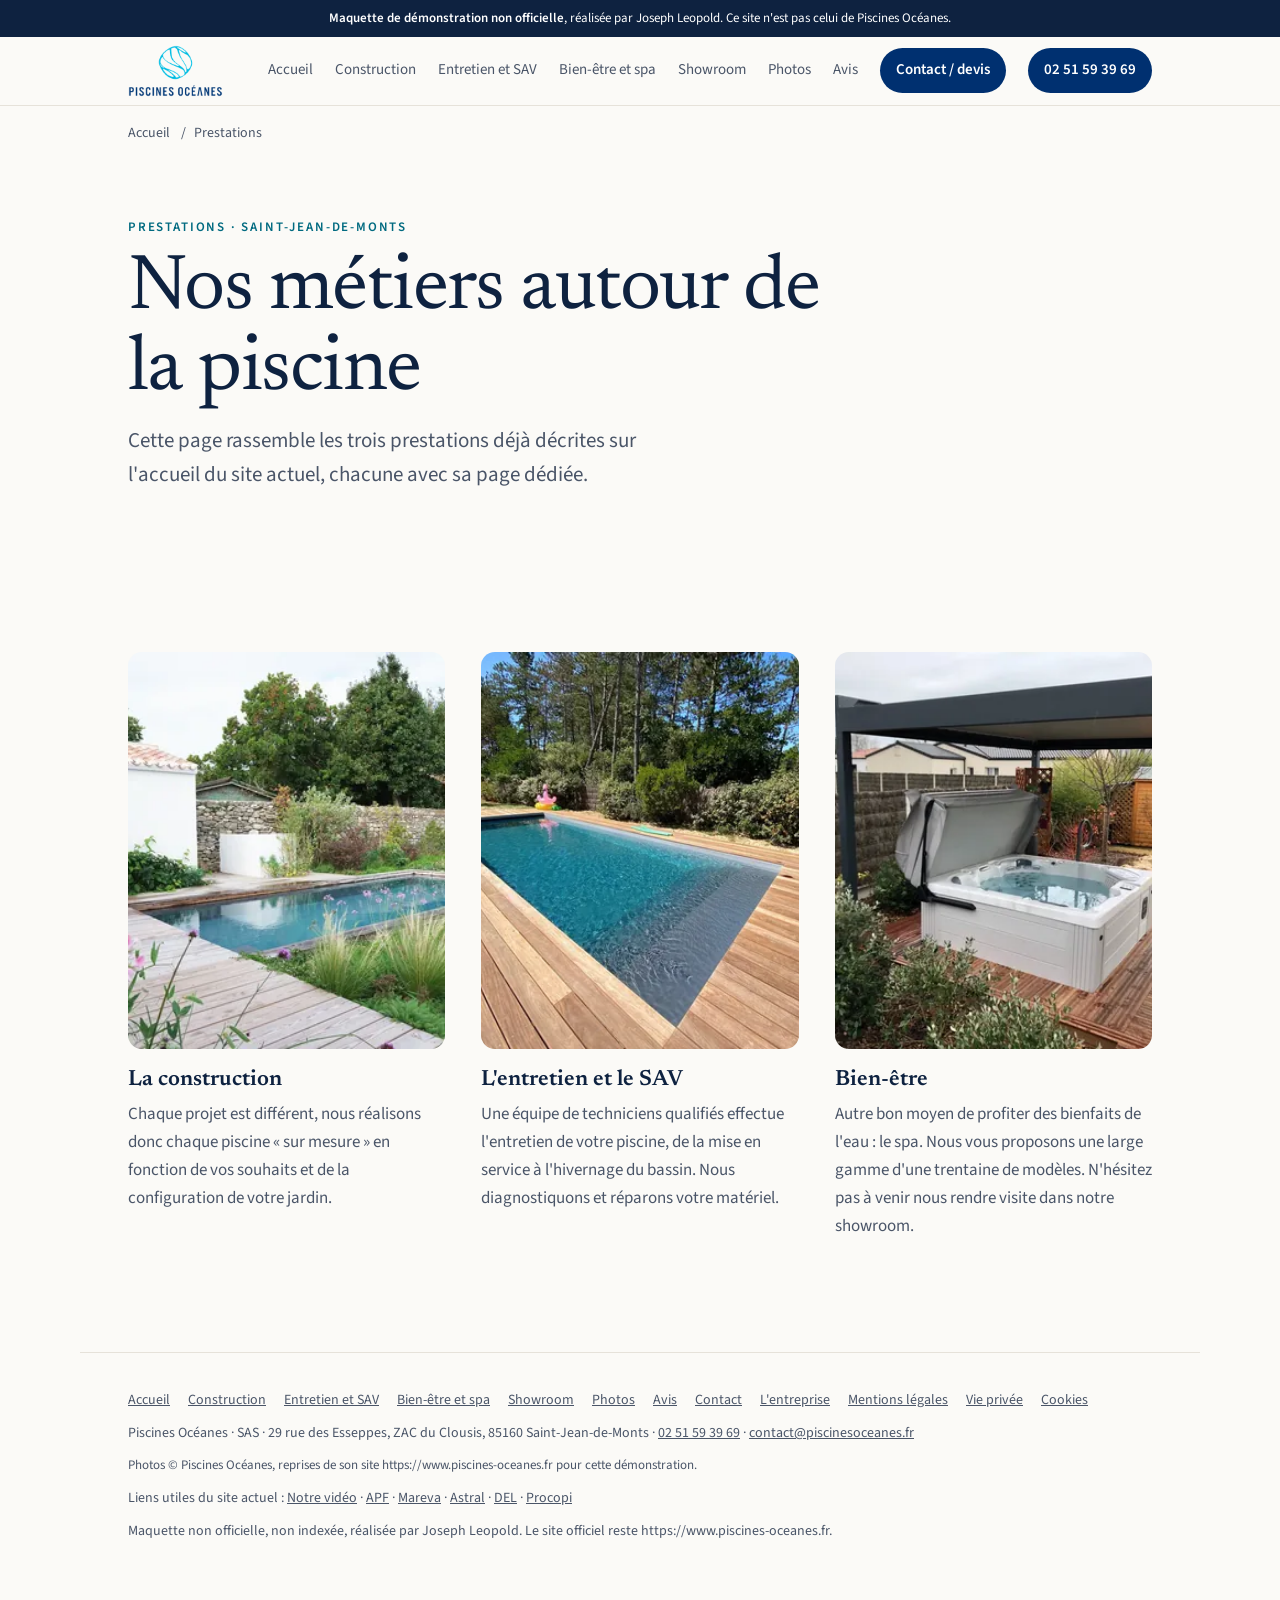
<file: prestations.html>
<!DOCTYPE html>
<html lang="fr">
<head>
<meta charset="utf-8">
<meta name="viewport" content="width=device-width, initial-scale=1">
<meta name="robots" content="noindex, nofollow, noarchive">
<title>Prestations de Piscines Océanes à Saint-Jean-de-Monts</title>
<meta name="description" content="Construction, entretien et SAV, bien-être et spa : les métiers de Piscines Océanes à Saint-Jean-de-Monts.">
<link rel="canonical" href="https://wn5zw4s89s-svg.github.io/maquette-piscines-oceanes-demo/prestations.html">
<meta property="og:type" content="website">
<meta property="og:title" content="Prestations de Piscines Océanes à Saint-Jean-de-Monts">
<meta property="og:description" content="Construction, entretien et SAV, bien-être et spa : les métiers de Piscines Océanes à Saint-Jean-de-Monts.">
<meta property="og:url" content="https://wn5zw4s89s-svg.github.io/maquette-piscines-oceanes-demo/prestations.html">
<meta property="og:image" content="https://wn5zw4s89s-svg.github.io/maquette-piscines-oceanes-demo/img/og-piscines-oceanes.jpg">
<meta property="og:locale" content="fr_FR">
<meta name="twitter:card" content="summary_large_image">
<link rel="icon" href="img/logo-280.png" type="image/png">

<link rel="stylesheet" href="css/style.css">
<script type="application/ld+json">
{
  "@context": "https://schema.org",
  "@type": "HomeAndConstructionBusiness",
  "@id": "https://wn5zw4s89s-svg.github.io/maquette-piscines-oceanes-demo/#entreprise",
  "name": "Piscines Océanes",
  "legalName": "Piscines Océanes",
  "url": "https://wn5zw4s89s-svg.github.io/maquette-piscines-oceanes-demo/",
  "telephone": "+33251593969",
  "email": "contact@piscinesoceanes.fr",
  "image": "https://wn5zw4s89s-svg.github.io/maquette-piscines-oceanes-demo/img/og-piscines-oceanes.jpg",
  "logo": "https://wn5zw4s89s-svg.github.io/maquette-piscines-oceanes-demo/img/logo-560.png",
  "foundingDate": "1996-01-04",
  "address": {
    "@type": "PostalAddress",
    "streetAddress": "29 rue des Esseppes, ZAC du Clousis",
    "addressLocality": "Saint-Jean-de-Monts",
    "postalCode": "85160",
    "addressRegion": "Vendée",
    "addressCountry": "FR"
  },
  "geo": {
    "@type": "GeoCoordinates",
    "latitude": 46.7910299,
    "longitude": -2.0259074
  },
  "hasMap": "https://www.google.com/maps/search/?api=1&query=Piscines+Oc%C3%A9anes+Saint-Jean-de-Monts",
  "areaServed": [
    {
      "@type": "City",
      "name": "Saint-Jean-de-Monts"
    },
    {
      "@type": "AdministrativeArea",
      "name": "Vendée"
    }
  ],
  "openingHoursSpecification": [
    {
      "@type": "OpeningHoursSpecification",
      "dayOfWeek": [
        "Monday",
        "Tuesday",
        "Wednesday",
        "Thursday",
        "Friday",
        "Saturday"
      ],
      "opens": "09:00",
      "closes": "12:30"
    },
    {
      "@type": "OpeningHoursSpecification",
      "dayOfWeek": [
        "Monday",
        "Tuesday",
        "Wednesday",
        "Thursday",
        "Friday",
        "Saturday"
      ],
      "opens": "14:00",
      "closes": "18:30"
    }
  ]
}
</script>
<script type="application/ld+json">
{
  "@context": "https://schema.org",
  "@type": "BreadcrumbList",
  "itemListElement": [
    {
      "@type": "ListItem",
      "position": 1,
      "name": "Accueil",
      "item": "https://wn5zw4s89s-svg.github.io/maquette-piscines-oceanes-demo/"
    },
    {
      "@type": "ListItem",
      "position": 2,
      "name": "Prestations",
      "item": "https://wn5zw4s89s-svg.github.io/maquette-piscines-oceanes-demo/prestations.html"
    }
  ]
}
</script>
</head><body>
<a class="skip" href="#contenu">Aller au contenu</a>
<div class="demo"><strong>Maquette de démonstration non officielle</strong>, réalisée par Joseph Leopold. Ce site n'est pas celui de Piscines Océanes.</div>
<header class="site-header">
  <div class="bar">
    <a class="brand" href="index.html" aria-label="Piscines Océanes, accueil">
      <img src="img/logo-400.png" srcset="img/logo-280.png 280w, img/logo-400.png 400w, img/logo-560.png 560w" sizes="140px" width="400" height="220" alt="Piscines Océanes">
    </a>
    <button class="menu-toggle" type="button" aria-expanded="false" aria-controls="menu" aria-label="Ouvrir le menu"><span></span></button>
    <nav class="menu" id="menu">
      <a class="link" href="index.html">Accueil</a><a class="link" href="construction.html">Construction</a><a class="link" href="entretien-sav.html">Entretien et SAV</a><a class="link" href="bien-etre-spa.html">Bien-être et spa</a><a class="link" href="showroom.html">Showroom</a><a class="link" href="photos.html">Photos</a><a class="link" href="avis.html">Avis</a><a class="call" href="contact.html">Contact / devis</a><a class="call" href="tel:+33251593969">02 51 59 39 69</a>
    </nav>
  </div>
</header><main id="contenu"><nav class="crumbs" aria-label="Fil d'Ariane"><ol><li><a href="index.html">Accueil</a></li><li><span aria-current="page">Prestations</span></li></ol></nav>
<header class="page-hero">
  <p class="eyebrow">Prestations · Saint-Jean-de-Monts</p>
  <h1>Nos métiers autour de la piscine</h1>
  <p class="lead">Cette page rassemble les trois prestations déjà décrites sur l'accueil du site actuel, chacune avec sa page dédiée.</p>
</header>
<section>
  <div class="services">
    <a class="service" href="construction.html">
      <figure><img src="img/webp/piscine-nature-noirmoutier-960.webp" srcset="img/webp/piscine-nature-noirmoutier-480.webp 480w, img/webp/piscine-nature-noirmoutier-960.webp 960w, img/webp/piscine-nature-noirmoutier-1600.webp 1600w, img/webp/piscine-nature-noirmoutier-1800.webp 1800w" sizes="(max-width:860px) 100vw, 33vw" width="1800" height="1200" alt="Piscine nature noirmoutier, réalisation de Piscines Océanes" loading="lazy" decoding="async"></figure>
      <h3>La construction</h3>
      <p>Chaque projet est différent, nous réalisons donc chaque piscine « sur mesure » en fonction de vos souhaits et de la configuration de votre jardin.</p>
    </a>
    <a class="service" href="entretien-sav.html">
      <figure><img src="img/webp/p3-960.webp" srcset="img/webp/p3-480.webp 480w, img/webp/p3-960.webp 960w, img/webp/p3-1600.webp 1600w, img/webp/p3-1920.webp 1920w" sizes="(max-width:860px) 100vw, 33vw" width="1920" height="1440" alt="Réalisation de Piscines Océanes : piscine rectangulaire et plage en bois" loading="lazy" decoding="async"></figure>
      <h3>L'entretien et le SAV</h3>
      <p>Une équipe de techniciens qualifiés effectue l'entretien de votre piscine, de la mise en service à l'hivernage du bassin. Nous diagnostiquons et réparons votre matériel.</p>
    </a>
    <a class="service" href="bien-etre-spa.html">
      <figure><img src="img/webp/spa-couvert-saint-hilaire-de-riez-960.webp" srcset="img/webp/spa-couvert-saint-hilaire-de-riez-480.webp 480w, img/webp/spa-couvert-saint-hilaire-de-riez-960.webp 960w, img/webp/spa-couvert-saint-hilaire-de-riez-1600.webp 1600w, img/webp/spa-couvert-saint-hilaire-de-riez-1920.webp 1920w" sizes="(max-width:860px) 100vw, 33vw" width="1920" height="1440" alt="Spa couvert saint hilaire de riez, réalisation de Piscines Océanes" loading="lazy" decoding="async"></figure>
      <h3>Bien-être</h3>
      <p>Autre bon moyen de profiter des bienfaits de l'eau : le spa. Nous vous proposons une large gamme d'une trentaine de modèles. N'hésitez pas à venir nous rendre visite dans notre showroom.</p>
    </a>
  </div>
</section>
</main>
<footer class="site">
  <nav class="foot-nav" aria-label="Pied de page">
    <a href="index.html">Accueil</a>
    <a href="construction.html">Construction</a>
    <a href="entretien-sav.html">Entretien et SAV</a>
    <a href="bien-etre-spa.html">Bien-être et spa</a>
    <a href="showroom.html">Showroom</a>
    <a href="photos.html">Photos</a>
    <a href="avis.html">Avis</a>
    <a href="contact.html">Contact</a>
    <a href="a-propos.html">L'entreprise</a>
    <a href="mentions.html">Mentions légales</a>
    <a href="vie-privee.html">Vie privée</a>
    <a href="privacy.html">Cookies</a>
  </nav>
  <p>Piscines Océanes · SAS · 29 rue des Esseppes, ZAC du Clousis, 85160 Saint-Jean-de-Monts · <a href="tel:+33251593969">02 51 59 39 69</a> · <a href="mailto:contact@piscinesoceanes.fr">contact@piscinesoceanes.fr</a></p>
  <p class="photo-credit">Photos © Piscines Océanes, reprises de son site https://www.piscines-oceanes.fr pour cette démonstration.</p>
  <p>Liens utiles du site actuel : <a href="https://www.youtube.com/watch?v=r4H31I2Mkhc" rel="noopener">Notre vidéo</a> · <a href="http://liner-couverture-equipement-piscine.fr/" rel="noopener">APF</a> · <a href="https://www.mareva.fr/" rel="noopener">Mareva</a> · <a href="https://www.astralpool.com/" rel="noopener">Astral</a> · <a href="http://www.del-piscine.fr/" rel="noopener">DEL</a> · <a href="http://www.procopi.com/" rel="noopener">Procopi</a></p>
  <p>Maquette non officielle, non indexée, réalisée par Joseph Leopold. Le site officiel reste https://www.piscines-oceanes.fr.</p>
</footer>
<div class="sticky-cta" aria-label="Actions rapides">
  <a class="btn primary" href="tel:+33251593969">Appeler</a>
  <a class="btn ghost" href="contact.html">Demander un devis</a>
</div>
<script src="js/main.js" defer></script>
</body>
</html>
</file>
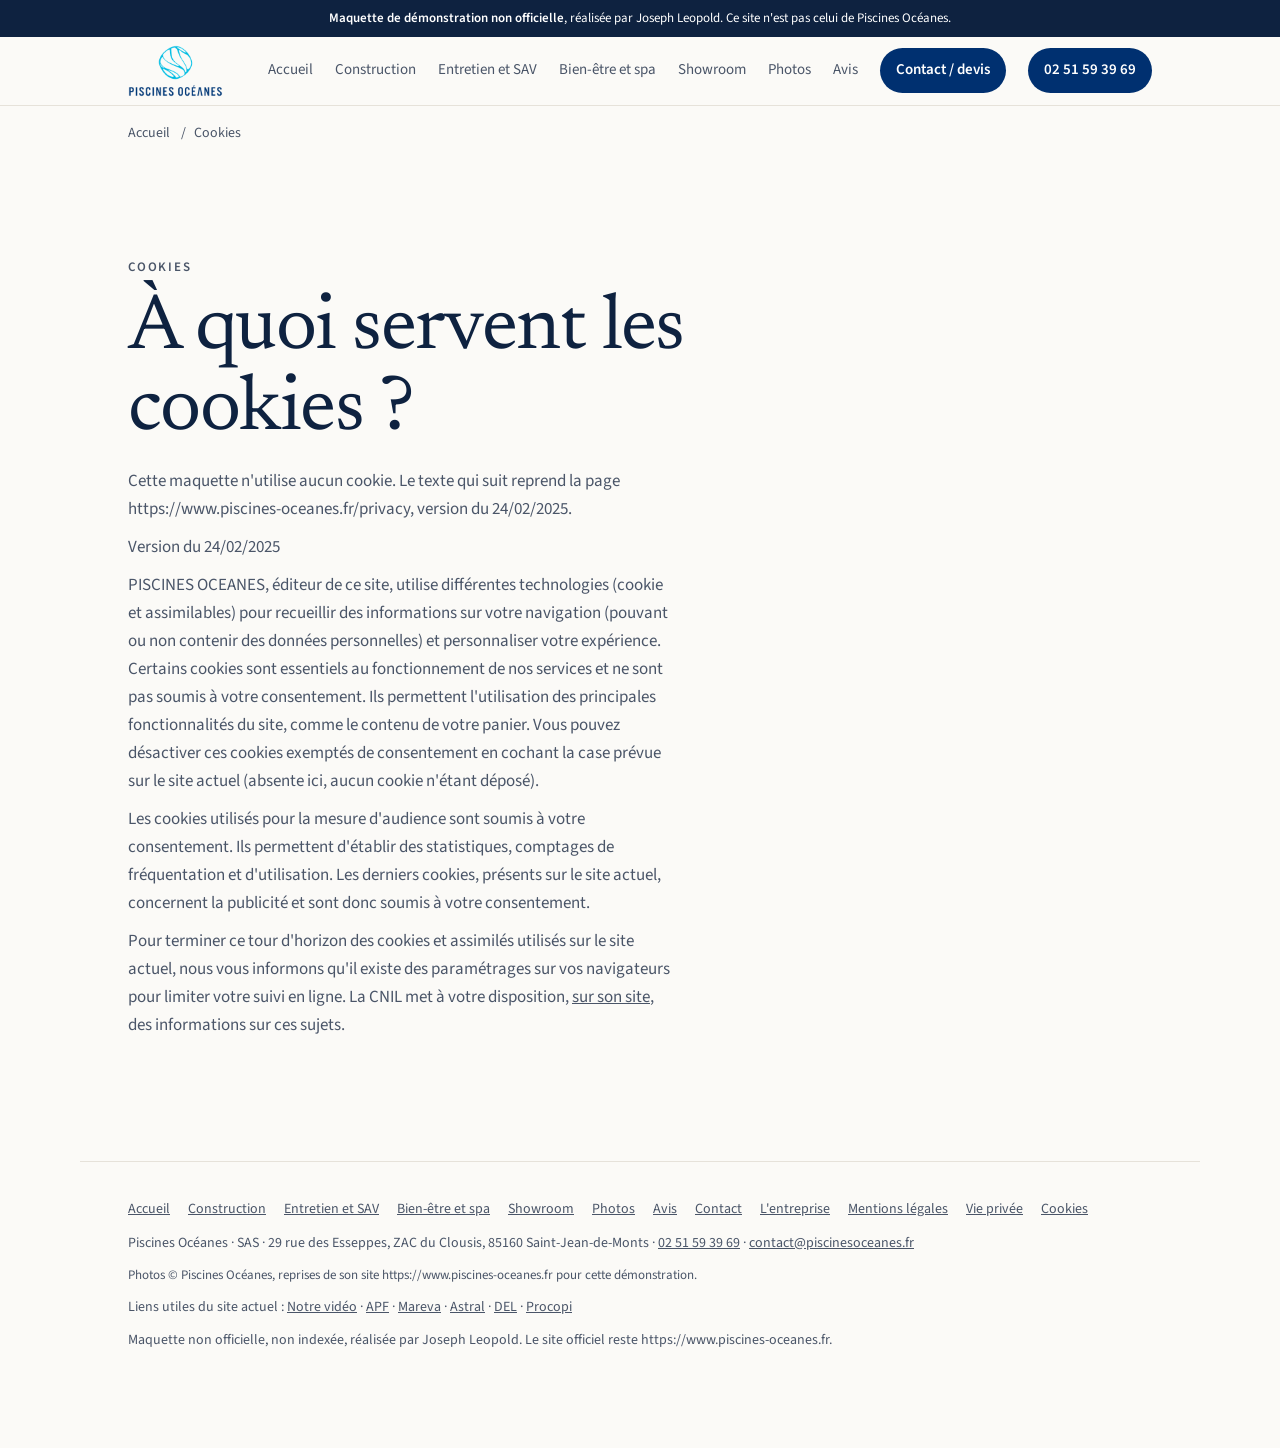
<file: privacy.html>
<!DOCTYPE html>
<html lang="fr">
<head>
<meta charset="utf-8">
<meta name="viewport" content="width=device-width, initial-scale=1">
<meta name="robots" content="noindex, nofollow, noarchive">
<title>Cookies — maquette et informations de Piscines Océanes</title>
<meta name="description" content="Cette maquette n&#x27;utilise aucun cookie. Le texte de la page cookies du site actuel (version du 24/02/2025) est repris ci-dessous.">
<link rel="canonical" href="https://wn5zw4s89s-svg.github.io/maquette-piscines-oceanes-demo/privacy.html">
<meta property="og:type" content="website">
<meta property="og:title" content="Cookies — maquette et informations de Piscines Océanes">
<meta property="og:description" content="Cette maquette n&#x27;utilise aucun cookie. Le texte de la page cookies du site actuel (version du 24/02/2025) est repris ci-dessous.">
<meta property="og:url" content="https://wn5zw4s89s-svg.github.io/maquette-piscines-oceanes-demo/privacy.html">
<meta property="og:image" content="https://wn5zw4s89s-svg.github.io/maquette-piscines-oceanes-demo/img/og-piscines-oceanes.jpg">
<meta property="og:locale" content="fr_FR">
<meta name="twitter:card" content="summary_large_image">
<link rel="icon" href="img/logo-280.png" type="image/png">

<link rel="stylesheet" href="css/style.css">
<script type="application/ld+json">
{
  "@context": "https://schema.org",
  "@type": "HomeAndConstructionBusiness",
  "@id": "https://wn5zw4s89s-svg.github.io/maquette-piscines-oceanes-demo/#entreprise",
  "name": "Piscines Océanes",
  "legalName": "Piscines Océanes",
  "url": "https://wn5zw4s89s-svg.github.io/maquette-piscines-oceanes-demo/",
  "telephone": "+33251593969",
  "email": "contact@piscinesoceanes.fr",
  "image": "https://wn5zw4s89s-svg.github.io/maquette-piscines-oceanes-demo/img/og-piscines-oceanes.jpg",
  "logo": "https://wn5zw4s89s-svg.github.io/maquette-piscines-oceanes-demo/img/logo-560.png",
  "foundingDate": "1996-01-04",
  "address": {
    "@type": "PostalAddress",
    "streetAddress": "29 rue des Esseppes, ZAC du Clousis",
    "addressLocality": "Saint-Jean-de-Monts",
    "postalCode": "85160",
    "addressRegion": "Vendée",
    "addressCountry": "FR"
  },
  "geo": {
    "@type": "GeoCoordinates",
    "latitude": 46.7910299,
    "longitude": -2.0259074
  },
  "hasMap": "https://www.google.com/maps/search/?api=1&query=Piscines+Oc%C3%A9anes+Saint-Jean-de-Monts",
  "areaServed": [
    {
      "@type": "City",
      "name": "Saint-Jean-de-Monts"
    },
    {
      "@type": "AdministrativeArea",
      "name": "Vendée"
    }
  ],
  "openingHoursSpecification": [
    {
      "@type": "OpeningHoursSpecification",
      "dayOfWeek": [
        "Monday",
        "Tuesday",
        "Wednesday",
        "Thursday",
        "Friday",
        "Saturday"
      ],
      "opens": "09:00",
      "closes": "12:30"
    },
    {
      "@type": "OpeningHoursSpecification",
      "dayOfWeek": [
        "Monday",
        "Tuesday",
        "Wednesday",
        "Thursday",
        "Friday",
        "Saturday"
      ],
      "opens": "14:00",
      "closes": "18:30"
    }
  ]
}
</script>
<script type="application/ld+json">
{
  "@context": "https://schema.org",
  "@type": "BreadcrumbList",
  "itemListElement": [
    {
      "@type": "ListItem",
      "position": 1,
      "name": "Accueil",
      "item": "https://wn5zw4s89s-svg.github.io/maquette-piscines-oceanes-demo/"
    },
    {
      "@type": "ListItem",
      "position": 2,
      "name": "Cookies",
      "item": "https://wn5zw4s89s-svg.github.io/maquette-piscines-oceanes-demo/privacy.html"
    }
  ]
}
</script>
</head><body>
<a class="skip" href="#contenu">Aller au contenu</a>
<div class="demo"><strong>Maquette de démonstration non officielle</strong>, réalisée par Joseph Leopold. Ce site n'est pas celui de Piscines Océanes.</div>
<header class="site-header">
  <div class="bar">
    <a class="brand" href="index.html" aria-label="Piscines Océanes, accueil">
      <img src="img/logo-400.png" srcset="img/logo-280.png 280w, img/logo-400.png 400w, img/logo-560.png 560w" sizes="140px" width="400" height="220" alt="Piscines Océanes">
    </a>
    <button class="menu-toggle" type="button" aria-expanded="false" aria-controls="menu" aria-label="Ouvrir le menu"><span></span></button>
    <nav class="menu" id="menu">
      <a class="link" href="index.html">Accueil</a><a class="link" href="construction.html">Construction</a><a class="link" href="entretien-sav.html">Entretien et SAV</a><a class="link" href="bien-etre-spa.html">Bien-être et spa</a><a class="link" href="showroom.html">Showroom</a><a class="link" href="photos.html">Photos</a><a class="link" href="avis.html">Avis</a><a class="call" href="contact.html">Contact / devis</a><a class="call" href="tel:+33251593969">02 51 59 39 69</a>
    </nav>
  </div>
</header><main id="contenu"><nav class="crumbs" aria-label="Fil d'Ariane"><ol><li><a href="index.html">Accueil</a></li><li><span aria-current="page">Cookies</span></li></ol></nav>
<section class="legal">
  <p class="eyebrow">Cookies</p>
  <h1>À quoi servent les cookies ?</h1>
  <p>Cette maquette n'utilise aucun cookie. Le texte qui suit reprend la page https://www.piscines-oceanes.fr/privacy, version du 24/02/2025.</p>
  <p>Version du 24/02/2025</p>
  <p>PISCINES OCEANES, éditeur de ce site, utilise différentes technologies (cookie et assimilables) pour recueillir des informations sur votre navigation (pouvant ou non contenir des données personnelles) et personnaliser votre expérience. Certains cookies sont essentiels au fonctionnement de nos services et ne sont pas soumis à votre consentement. Ils permettent l'utilisation des principales fonctionnalités du site, comme le contenu de votre panier. Vous pouvez désactiver ces cookies exemptés de consentement en cochant la case prévue sur le site actuel (absente ici, aucun cookie n'étant déposé).</p>
  <p>Les cookies utilisés pour la mesure d'audience sont soumis à votre consentement. Ils permettent d'établir des statistiques, comptages de fréquentation et d'utilisation. Les derniers cookies, présents sur le site actuel, concernent la publicité et sont donc soumis à votre consentement.</p>
  <p>Pour terminer ce tour d'horizon des cookies et assimilés utilisés sur le site actuel, nous vous informons qu'il existe des paramétrages sur vos navigateurs pour limiter votre suivi en ligne. La CNIL met à votre disposition, <a href="https://www.cnil.fr" rel="noopener">sur son site</a>, des informations sur ces sujets.</p>
</section>
</main>
<footer class="site">
  <nav class="foot-nav" aria-label="Pied de page">
    <a href="index.html">Accueil</a>
    <a href="construction.html">Construction</a>
    <a href="entretien-sav.html">Entretien et SAV</a>
    <a href="bien-etre-spa.html">Bien-être et spa</a>
    <a href="showroom.html">Showroom</a>
    <a href="photos.html">Photos</a>
    <a href="avis.html">Avis</a>
    <a href="contact.html">Contact</a>
    <a href="a-propos.html">L'entreprise</a>
    <a href="mentions.html">Mentions légales</a>
    <a href="vie-privee.html">Vie privée</a>
    <a href="privacy.html">Cookies</a>
  </nav>
  <p>Piscines Océanes · SAS · 29 rue des Esseppes, ZAC du Clousis, 85160 Saint-Jean-de-Monts · <a href="tel:+33251593969">02 51 59 39 69</a> · <a href="mailto:contact@piscinesoceanes.fr">contact@piscinesoceanes.fr</a></p>
  <p class="photo-credit">Photos © Piscines Océanes, reprises de son site https://www.piscines-oceanes.fr pour cette démonstration.</p>
  <p>Liens utiles du site actuel : <a href="https://www.youtube.com/watch?v=r4H31I2Mkhc" rel="noopener">Notre vidéo</a> · <a href="http://liner-couverture-equipement-piscine.fr/" rel="noopener">APF</a> · <a href="https://www.mareva.fr/" rel="noopener">Mareva</a> · <a href="https://www.astralpool.com/" rel="noopener">Astral</a> · <a href="http://www.del-piscine.fr/" rel="noopener">DEL</a> · <a href="http://www.procopi.com/" rel="noopener">Procopi</a></p>
  <p>Maquette non officielle, non indexée, réalisée par Joseph Leopold. Le site officiel reste https://www.piscines-oceanes.fr.</p>
</footer>
<div class="sticky-cta" aria-label="Actions rapides">
  <a class="btn primary" href="tel:+33251593969">Appeler</a>
  <a class="btn ghost" href="contact.html">Demander un devis</a>
</div>
<script src="js/main.js" defer></script>
</body>
</html>
</file>
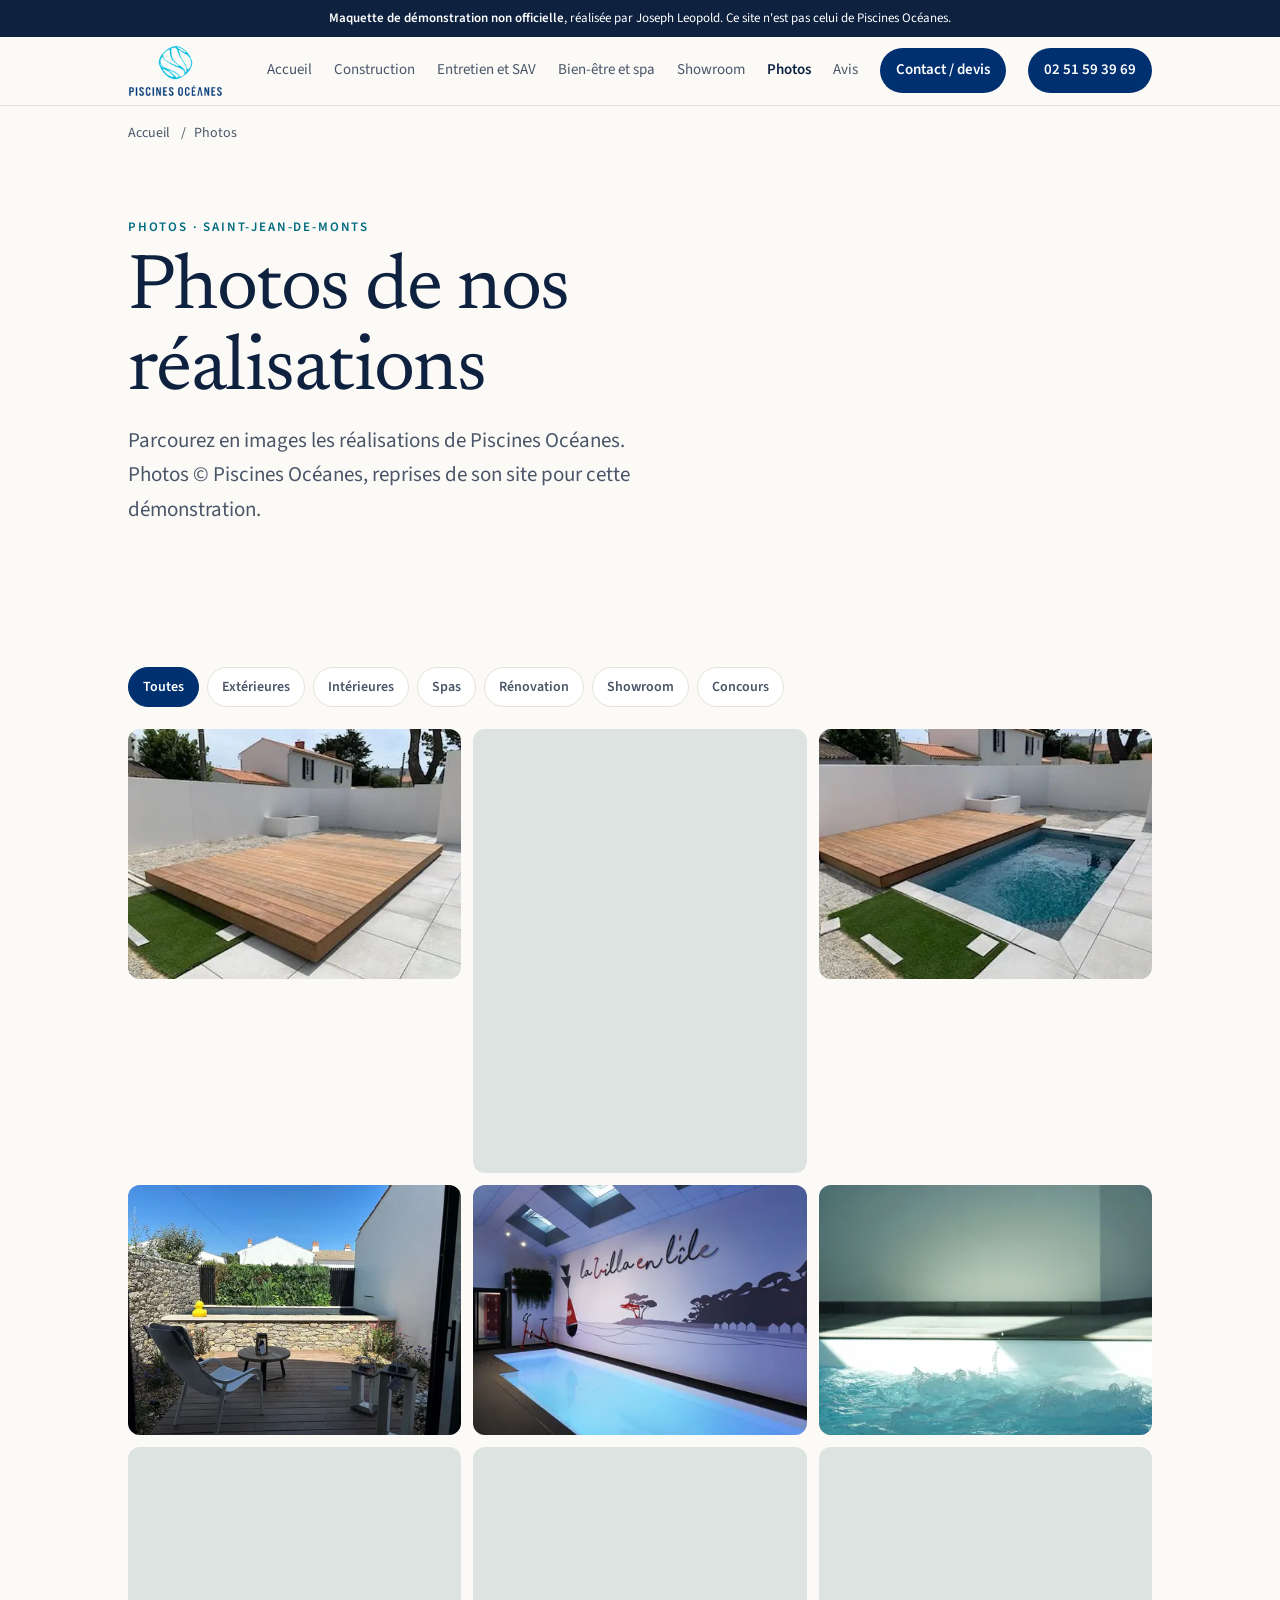
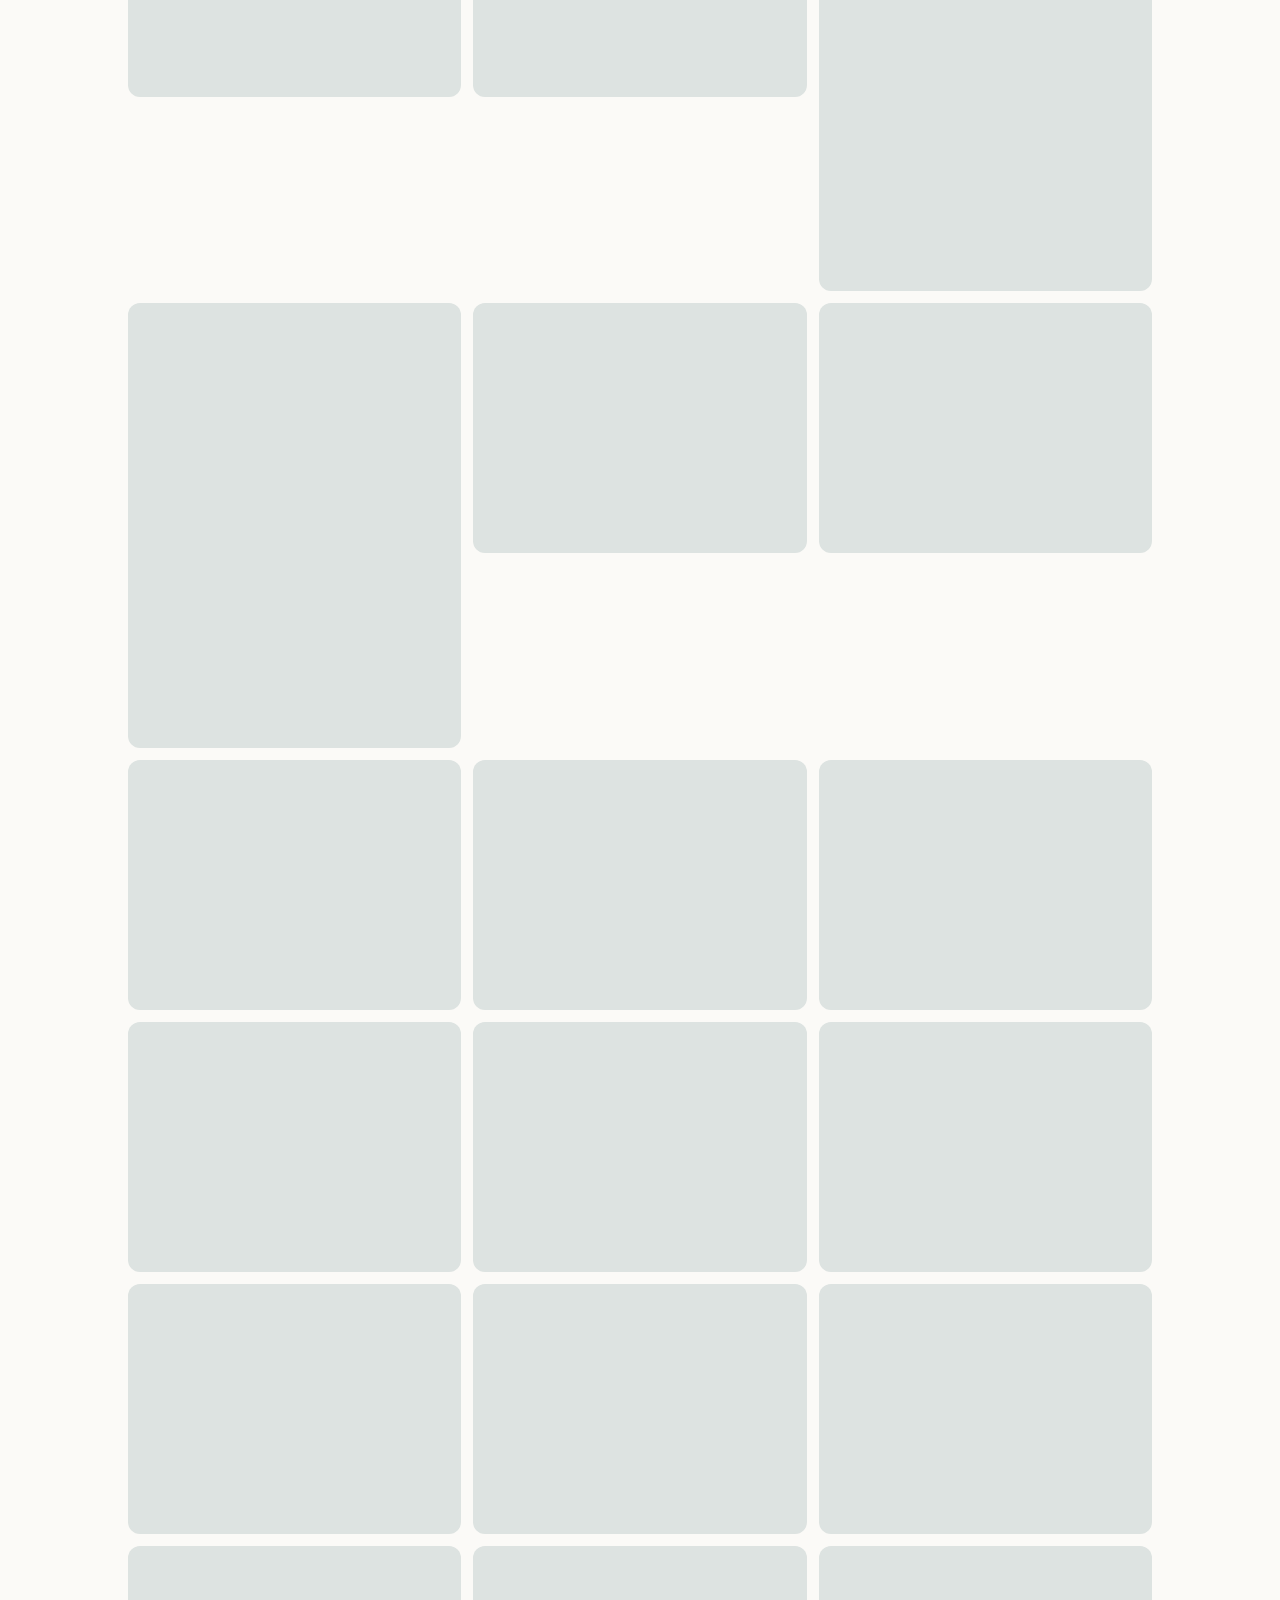
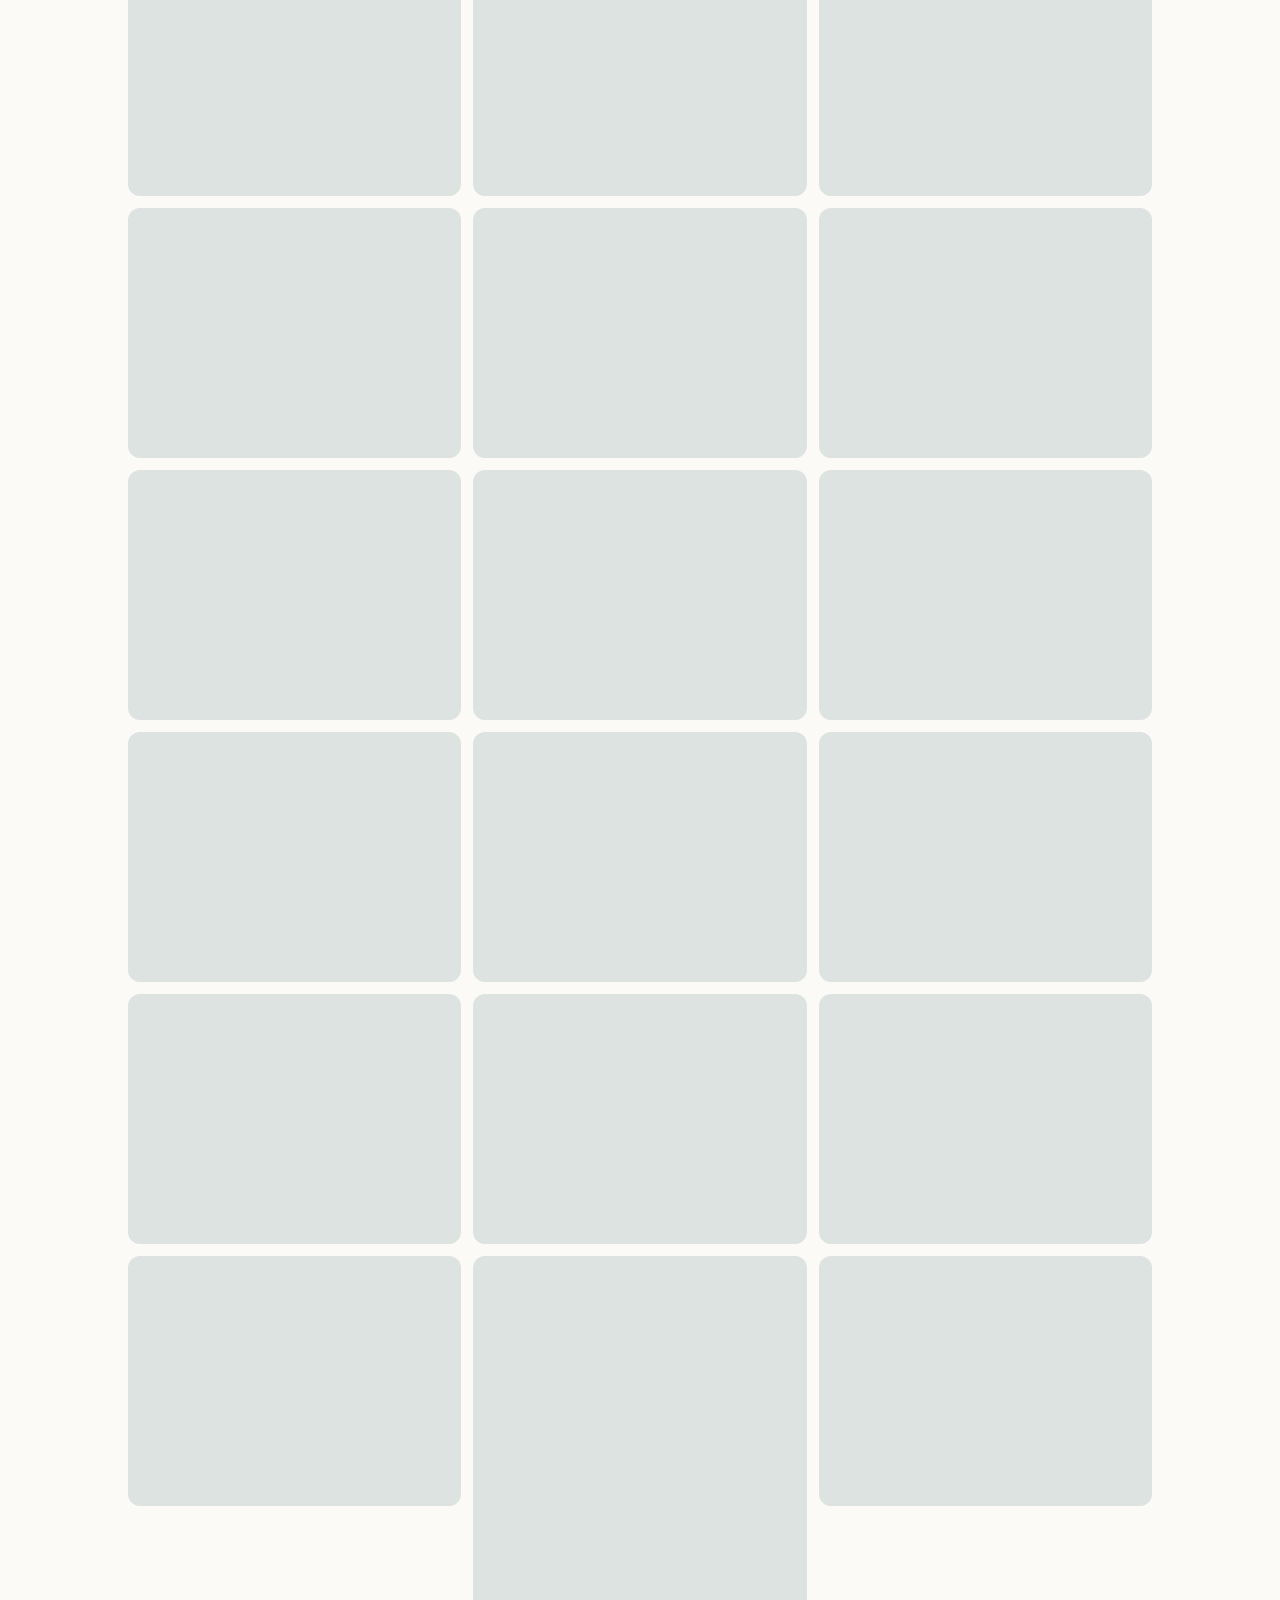
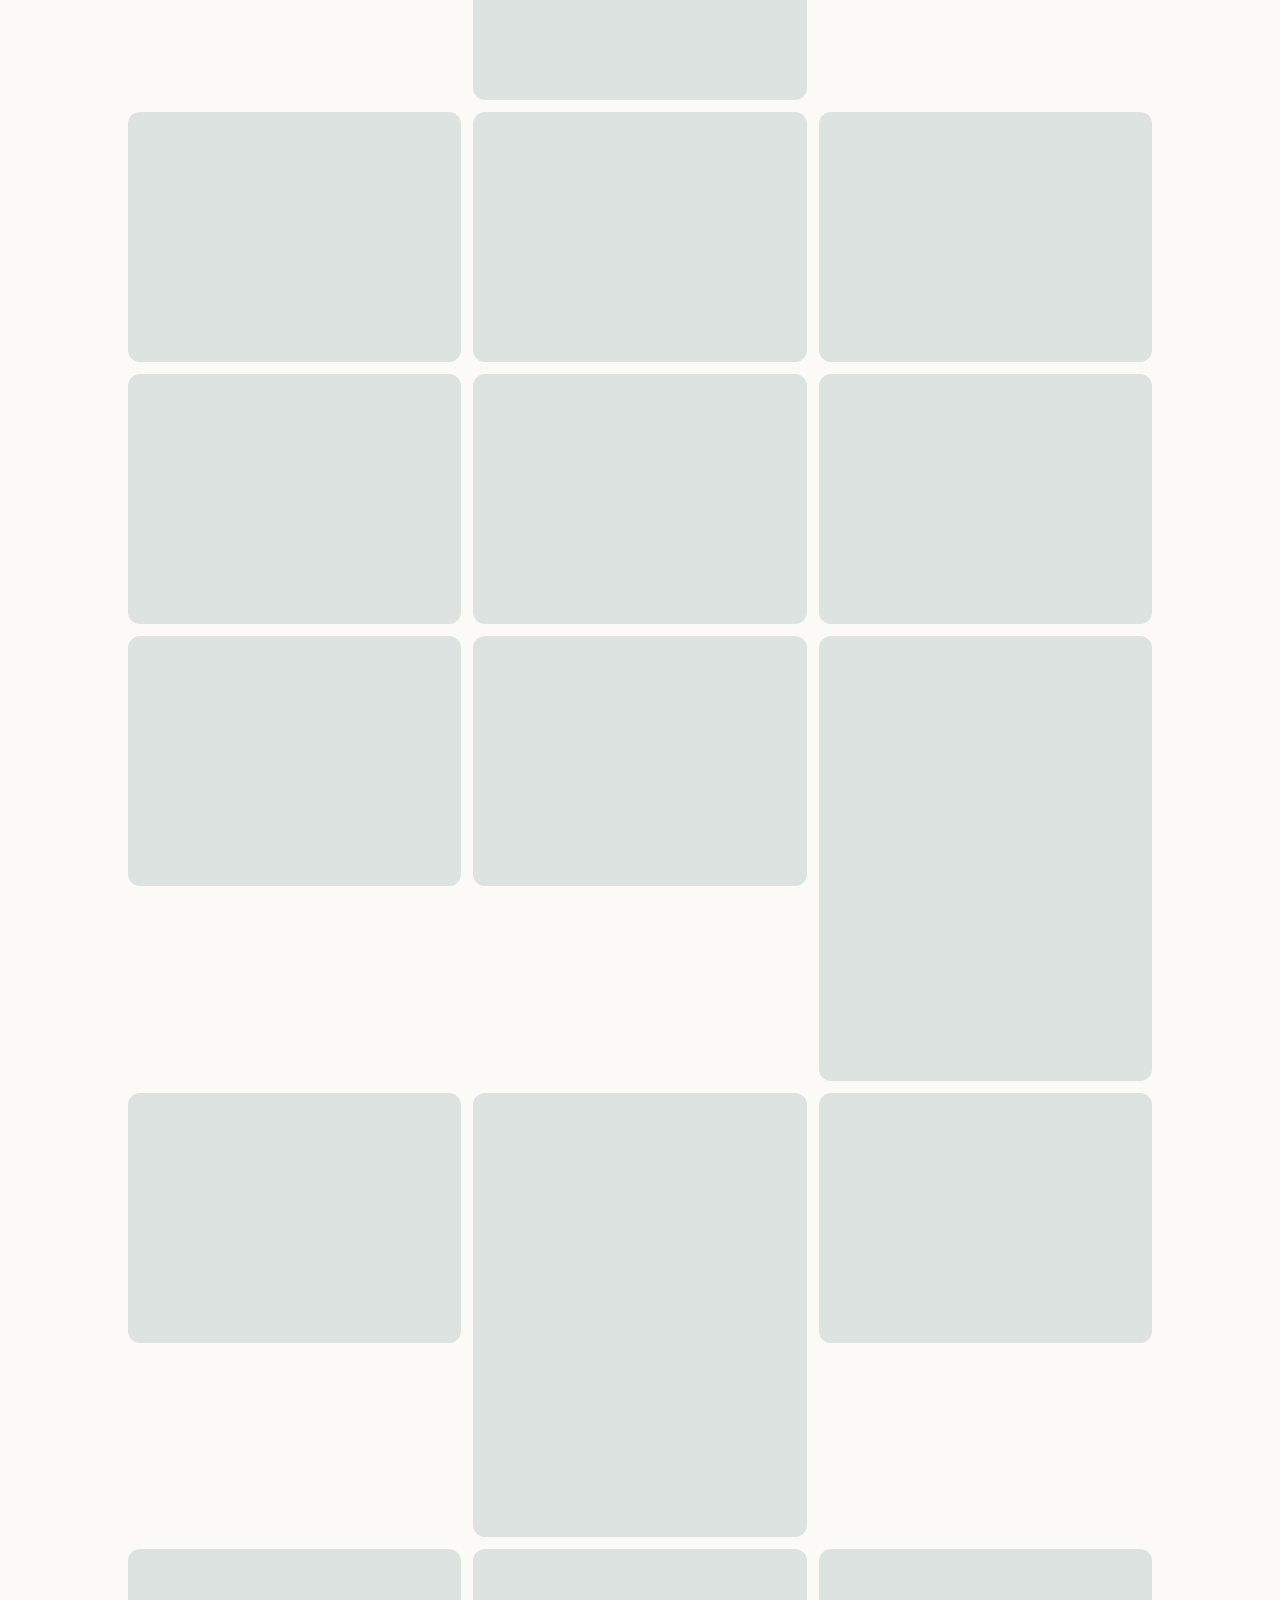
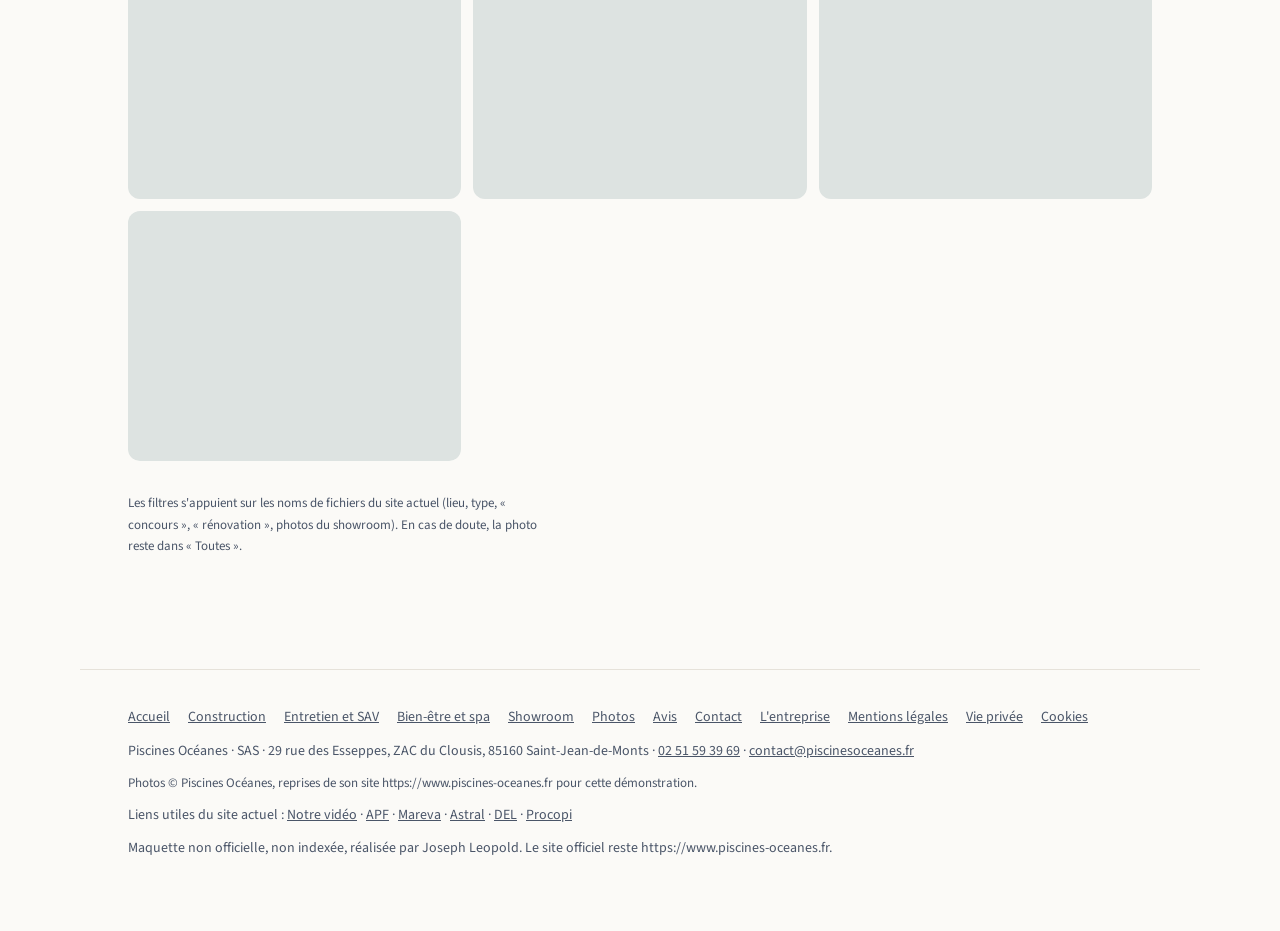
<file: realisations.html>
<!DOCTYPE html>
<html lang="fr">
<head>
<meta charset="utf-8">
<meta name="viewport" content="width=device-width, initial-scale=1">
<meta name="robots" content="noindex, nofollow, noarchive">
<meta http-equiv="refresh" content="0; url=photos.html">
<link rel="canonical" href="https://wn5zw4s89s-svg.github.io/maquette-piscines-oceanes-demo/photos.html">
<title>Réalisations — redirection vers les photos</title>
</head>
<body>
<p><a href="photos.html">Continuer vers photos.html</a></p>
</body>
</html>
</file>
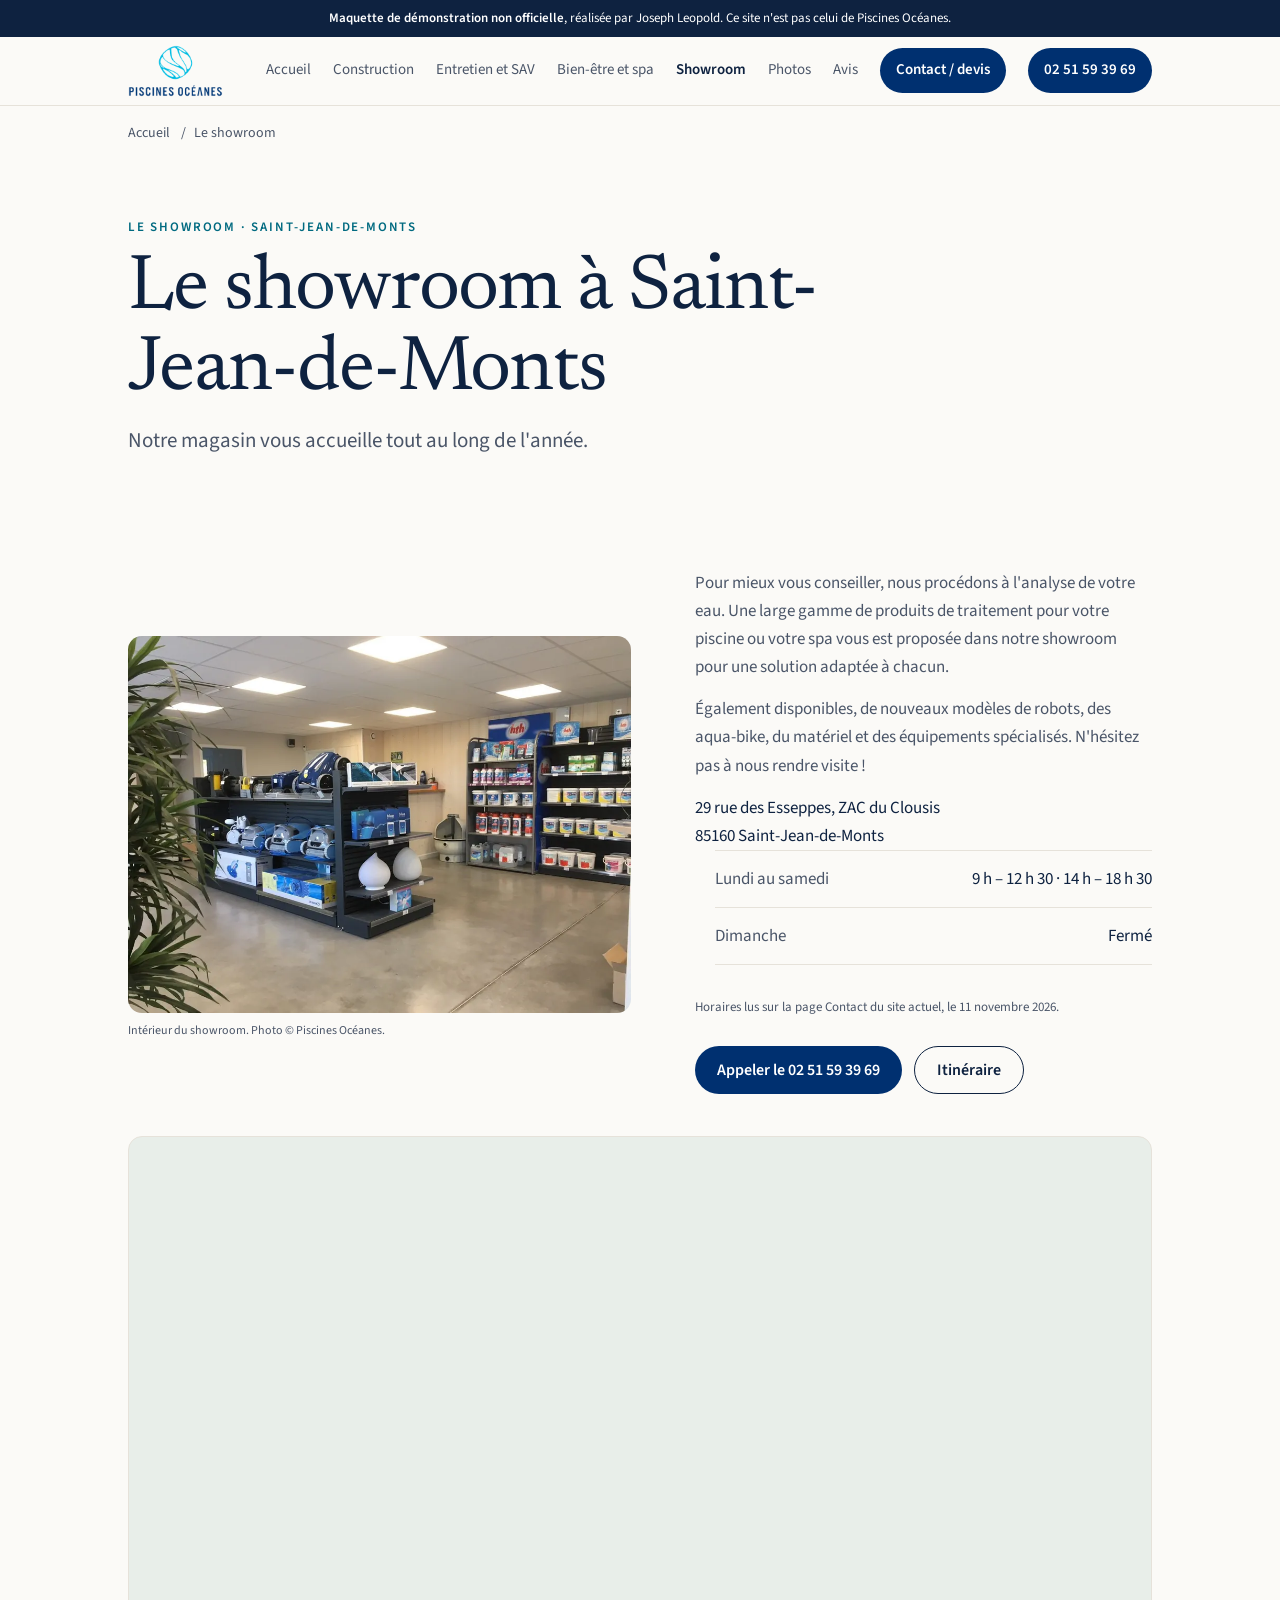
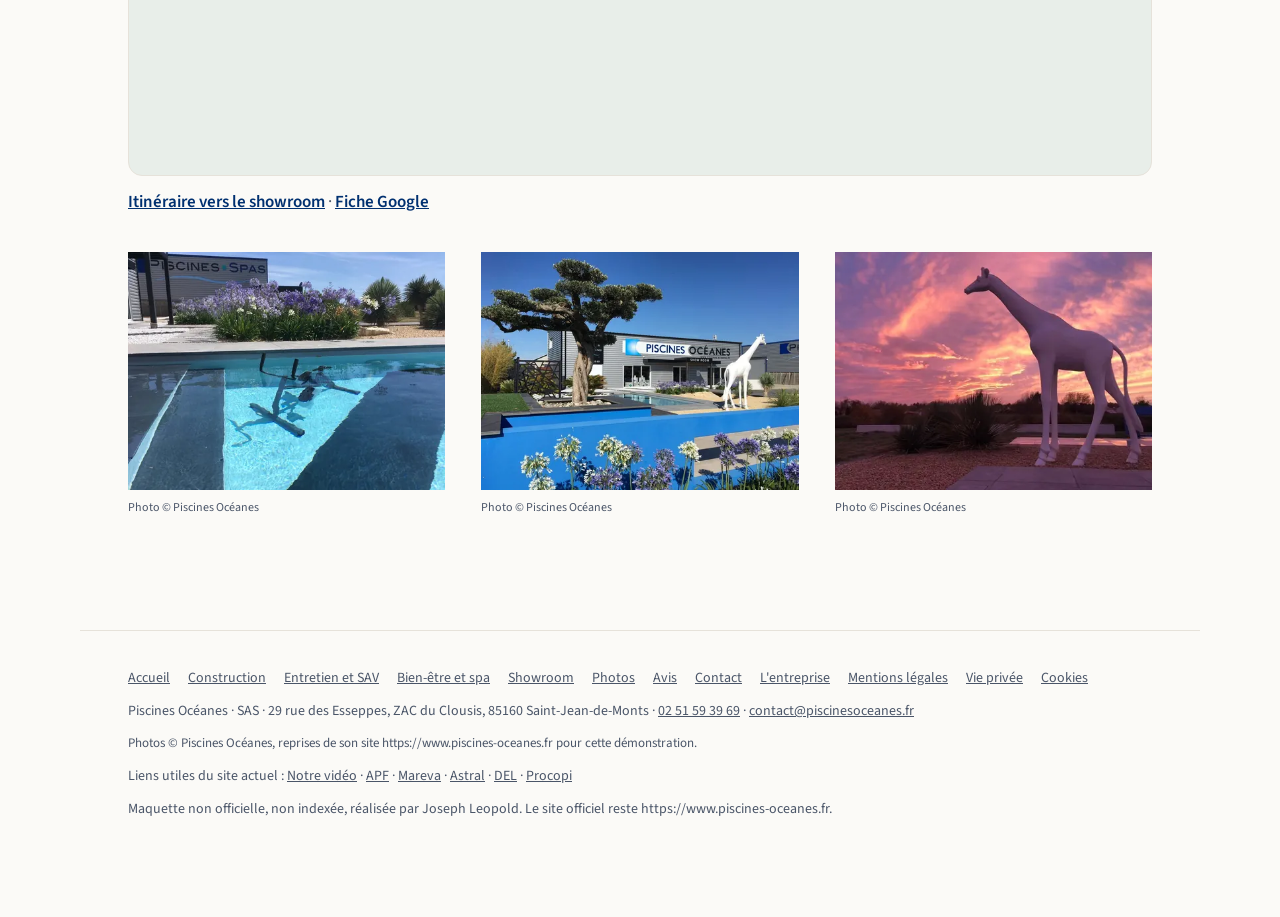
<file: showroom.html>
<!DOCTYPE html>
<html lang="fr">
<head>
<meta charset="utf-8">
<meta name="viewport" content="width=device-width, initial-scale=1">
<meta name="robots" content="noindex, nofollow, noarchive">
<title>Showroom Piscines Océanes à Saint-Jean-de-Monts</title>
<meta name="description" content="Le magasin de Piscines Océanes à la ZAC du Clousis, Saint-Jean-de-Monts : analyse d&#x27;eau, produits de traitement, robots, aqua-bike et spas exposés.">
<link rel="canonical" href="https://wn5zw4s89s-svg.github.io/maquette-piscines-oceanes-demo/showroom.html">
<meta property="og:type" content="website">
<meta property="og:title" content="Showroom Piscines Océanes à Saint-Jean-de-Monts">
<meta property="og:description" content="Le magasin de Piscines Océanes à la ZAC du Clousis, Saint-Jean-de-Monts : analyse d&#x27;eau, produits de traitement, robots, aqua-bike et spas exposés.">
<meta property="og:url" content="https://wn5zw4s89s-svg.github.io/maquette-piscines-oceanes-demo/showroom.html">
<meta property="og:image" content="https://wn5zw4s89s-svg.github.io/maquette-piscines-oceanes-demo/img/og-piscines-oceanes.jpg">
<meta property="og:locale" content="fr_FR">
<meta name="twitter:card" content="summary_large_image">
<link rel="icon" href="img/logo-280.png" type="image/png">

<link rel="stylesheet" href="css/style.css">
<script type="application/ld+json">
{
  "@context": "https://schema.org",
  "@type": "HomeAndConstructionBusiness",
  "@id": "https://wn5zw4s89s-svg.github.io/maquette-piscines-oceanes-demo/#entreprise",
  "name": "Piscines Océanes",
  "legalName": "Piscines Océanes",
  "url": "https://wn5zw4s89s-svg.github.io/maquette-piscines-oceanes-demo/",
  "telephone": "+33251593969",
  "email": "contact@piscinesoceanes.fr",
  "image": "https://wn5zw4s89s-svg.github.io/maquette-piscines-oceanes-demo/img/og-piscines-oceanes.jpg",
  "logo": "https://wn5zw4s89s-svg.github.io/maquette-piscines-oceanes-demo/img/logo-560.png",
  "foundingDate": "1996-01-04",
  "address": {
    "@type": "PostalAddress",
    "streetAddress": "29 rue des Esseppes, ZAC du Clousis",
    "addressLocality": "Saint-Jean-de-Monts",
    "postalCode": "85160",
    "addressRegion": "Vendée",
    "addressCountry": "FR"
  },
  "geo": {
    "@type": "GeoCoordinates",
    "latitude": 46.7910299,
    "longitude": -2.0259074
  },
  "hasMap": "https://www.google.com/maps/search/?api=1&query=Piscines+Oc%C3%A9anes+Saint-Jean-de-Monts",
  "areaServed": [
    {
      "@type": "City",
      "name": "Saint-Jean-de-Monts"
    },
    {
      "@type": "AdministrativeArea",
      "name": "Vendée"
    }
  ],
  "openingHoursSpecification": [
    {
      "@type": "OpeningHoursSpecification",
      "dayOfWeek": [
        "Monday",
        "Tuesday",
        "Wednesday",
        "Thursday",
        "Friday",
        "Saturday"
      ],
      "opens": "09:00",
      "closes": "12:30"
    },
    {
      "@type": "OpeningHoursSpecification",
      "dayOfWeek": [
        "Monday",
        "Tuesday",
        "Wednesday",
        "Thursday",
        "Friday",
        "Saturday"
      ],
      "opens": "14:00",
      "closes": "18:30"
    }
  ]
}
</script>
<script type="application/ld+json">
{
  "name": "Showroom Piscines Océanes à Saint-Jean-de-Monts",
  "serviceType": "Magasin et showroom de piscine et spa",
  "url": "https://wn5zw4s89s-svg.github.io/maquette-piscines-oceanes-demo/showroom.html",
  "@context": "https://schema.org",
  "@type": "Service",
  "provider": {
    "@id": "https://wn5zw4s89s-svg.github.io/maquette-piscines-oceanes-demo/#entreprise"
  },
  "areaServed": {
    "@type": "City",
    "name": "Saint-Jean-de-Monts"
  }
}
</script>
<script type="application/ld+json">
{
  "@context": "https://schema.org",
  "@type": "BreadcrumbList",
  "itemListElement": [
    {
      "@type": "ListItem",
      "position": 1,
      "name": "Accueil",
      "item": "https://wn5zw4s89s-svg.github.io/maquette-piscines-oceanes-demo/"
    },
    {
      "@type": "ListItem",
      "position": 2,
      "name": "Le showroom",
      "item": "https://wn5zw4s89s-svg.github.io/maquette-piscines-oceanes-demo/showroom.html"
    }
  ]
}
</script>
</head><body>
<a class="skip" href="#contenu">Aller au contenu</a>
<div class="demo"><strong>Maquette de démonstration non officielle</strong>, réalisée par Joseph Leopold. Ce site n'est pas celui de Piscines Océanes.</div>
<header class="site-header">
  <div class="bar">
    <a class="brand" href="index.html" aria-label="Piscines Océanes, accueil">
      <img src="img/logo-400.png" srcset="img/logo-280.png 280w, img/logo-400.png 400w, img/logo-560.png 560w" sizes="140px" width="400" height="220" alt="Piscines Océanes">
    </a>
    <button class="menu-toggle" type="button" aria-expanded="false" aria-controls="menu" aria-label="Ouvrir le menu"><span></span></button>
    <nav class="menu" id="menu">
      <a class="link" href="index.html">Accueil</a><a class="link" href="construction.html">Construction</a><a class="link" href="entretien-sav.html">Entretien et SAV</a><a class="link" href="bien-etre-spa.html">Bien-être et spa</a><a class="link" href="showroom.html" aria-current="page">Showroom</a><a class="link" href="photos.html">Photos</a><a class="link" href="avis.html">Avis</a><a class="call" href="contact.html">Contact / devis</a><a class="call" href="tel:+33251593969">02 51 59 39 69</a>
    </nav>
  </div>
</header><main id="contenu"><nav class="crumbs" aria-label="Fil d'Ariane"><ol><li><a href="index.html">Accueil</a></li><li><span aria-current="page">Le showroom</span></li></ol></nav><header class="page-hero">
  <p class="eyebrow">Le showroom · Saint-Jean-de-Monts</p>
  <h1>Le showroom à Saint-Jean-de-Monts</h1>
  <p class="lead">Notre magasin vous accueille tout au long de l'année.</p>
</header>
<section class="prose">
  <div class="split">
    <figure>
      <img src="img/webp/img_1975-960.webp" srcset="img/webp/img_1975-480.webp 480w, img/webp/img_1975-960.webp 960w, img/webp/img_1975-1600.webp 1600w, img/webp/img_1975-1920.webp 1920w" sizes="(max-width:860px) 100vw, 50vw" width="1920" height="1440" alt="Img 1975, réalisation de Piscines Océanes" loading="lazy" decoding="async">
      <figcaption>Intérieur du showroom. Photo © Piscines Océanes.</figcaption>
    </figure>
    <div>
      <p>Pour mieux vous conseiller, nous procédons à l'analyse de votre eau. Une large gamme de produits de traitement pour votre piscine ou votre spa vous est proposée dans notre showroom pour une solution adaptée à chacun.</p>
      <p>Également disponibles, de nouveaux modèles de robots, des aqua-bike, du matériel et des équipements spécialisés. N'hésitez pas à nous rendre visite !</p>
      <p><address>29 rue des Esseppes, ZAC du Clousis<br>85160 Saint-Jean-de-Monts</address>
      <ul class="hours">
  <li><span>Lundi au samedi</span><span>9 h – 12 h 30 · 14 h – 18 h 30</span></li>
  <li><span>Dimanche</span><span>Fermé</span></li>
</ul>
<p class="src">Horaires lus sur la page Contact du site actuel, le 11 novembre 2026.</p>
      <p class="actions"><a class="btn primary" href="tel:+33251593969">Appeler le 02 51 59 39 69</a> <a class="btn ghost" href="https://www.google.com/maps/dir/?api=1&destination=29+rue+des+Esseppes+85160+Saint-Jean-de-Monts" rel="noopener">Itinéraire</a></p>
    </div>
  </div>
  <div class="map-wrap">
  <iframe title="Carte : Piscines Océanes à Saint-Jean-de-Monts" src="https://maps.google.com/maps?q=29+rue+des+Esseppes+85160+Saint-Jean-de-Monts&hl=fr&z=16&output=embed" loading="lazy" referrerpolicy="no-referrer-when-downgrade" allowfullscreen></iframe>
</div>
<p><a class="map-link" href="https://www.google.com/maps/dir/?api=1&destination=29+rue+des+Esseppes+85160+Saint-Jean-de-Monts" rel="noopener">Itinéraire vers le showroom</a> · <a class="map-link" href="https://www.google.com/maps/search/?api=1&query=Piscines+Oc%C3%A9anes+Saint-Jean-de-Monts" rel="noopener">Fiche Google</a></p>
  <div class="services" style="margin-top:36px">
    <figure><img src="img/webp/img_2364-960.webp" srcset="img/webp/img_2364-480.webp 480w, img/webp/img_2364-960.webp 960w, img/webp/img_2364-1600.webp 1600w, img/webp/img_2364-1920.webp 1920w" sizes="(max-width:860px) 100vw, 33vw" width="1920" height="1440" alt="Img 2364, réalisation de Piscines Océanes" loading="lazy" decoding="async"><figcaption>Photo © Piscines Océanes</figcaption></figure>
    <figure><img src="img/webp/piscines-océanes-saint-jean-de-monts-2-960.webp" srcset="img/webp/piscines-océanes-saint-jean-de-monts-2-480.webp 480w, img/webp/piscines-océanes-saint-jean-de-monts-2-960.webp 960w, img/webp/piscines-océanes-saint-jean-de-monts-2-1600.webp 1600w, img/webp/piscines-océanes-saint-jean-de-monts-2-1920.webp 1920w" sizes="(max-width:860px) 100vw, 33vw" width="1920" height="1440" alt="Piscines océanes saint jean de monts 2, Piscines Océanes à Saint-Jean-de-Monts" loading="lazy" decoding="async"><figcaption>Photo © Piscines Océanes</figcaption></figure>
    <figure><img src="img/webp/la-girafe-de-chez-piscines-océanes-saint-jean-de-monts-960.webp" srcset="img/webp/la-girafe-de-chez-piscines-océanes-saint-jean-de-monts-480.webp 480w, img/webp/la-girafe-de-chez-piscines-océanes-saint-jean-de-monts-960.webp 960w" sizes="(max-width:860px) 100vw, 33vw" width="960" height="720" alt="La girafe de chez piscines océanes saint jean de monts, Piscines Océanes à Saint-Jean-de-Monts" loading="lazy" decoding="async"><figcaption>Photo © Piscines Océanes</figcaption></figure>
  </div>
</section>
</main>
<footer class="site">
  <nav class="foot-nav" aria-label="Pied de page">
    <a href="index.html">Accueil</a>
    <a href="construction.html">Construction</a>
    <a href="entretien-sav.html">Entretien et SAV</a>
    <a href="bien-etre-spa.html">Bien-être et spa</a>
    <a href="showroom.html">Showroom</a>
    <a href="photos.html">Photos</a>
    <a href="avis.html">Avis</a>
    <a href="contact.html">Contact</a>
    <a href="a-propos.html">L'entreprise</a>
    <a href="mentions.html">Mentions légales</a>
    <a href="vie-privee.html">Vie privée</a>
    <a href="privacy.html">Cookies</a>
  </nav>
  <p>Piscines Océanes · SAS · 29 rue des Esseppes, ZAC du Clousis, 85160 Saint-Jean-de-Monts · <a href="tel:+33251593969">02 51 59 39 69</a> · <a href="mailto:contact@piscinesoceanes.fr">contact@piscinesoceanes.fr</a></p>
  <p class="photo-credit">Photos © Piscines Océanes, reprises de son site https://www.piscines-oceanes.fr pour cette démonstration.</p>
  <p>Liens utiles du site actuel : <a href="https://www.youtube.com/watch?v=r4H31I2Mkhc" rel="noopener">Notre vidéo</a> · <a href="http://liner-couverture-equipement-piscine.fr/" rel="noopener">APF</a> · <a href="https://www.mareva.fr/" rel="noopener">Mareva</a> · <a href="https://www.astralpool.com/" rel="noopener">Astral</a> · <a href="http://www.del-piscine.fr/" rel="noopener">DEL</a> · <a href="http://www.procopi.com/" rel="noopener">Procopi</a></p>
  <p>Maquette non officielle, non indexée, réalisée par Joseph Leopold. Le site officiel reste https://www.piscines-oceanes.fr.</p>
</footer>
<div class="sticky-cta" aria-label="Actions rapides">
  <a class="btn primary" href="tel:+33251593969">Appeler</a>
  <a class="btn ghost" href="contact.html">Demander un devis</a>
</div>
<script src="js/main.js" defer></script>
</body>
</html>
</file>
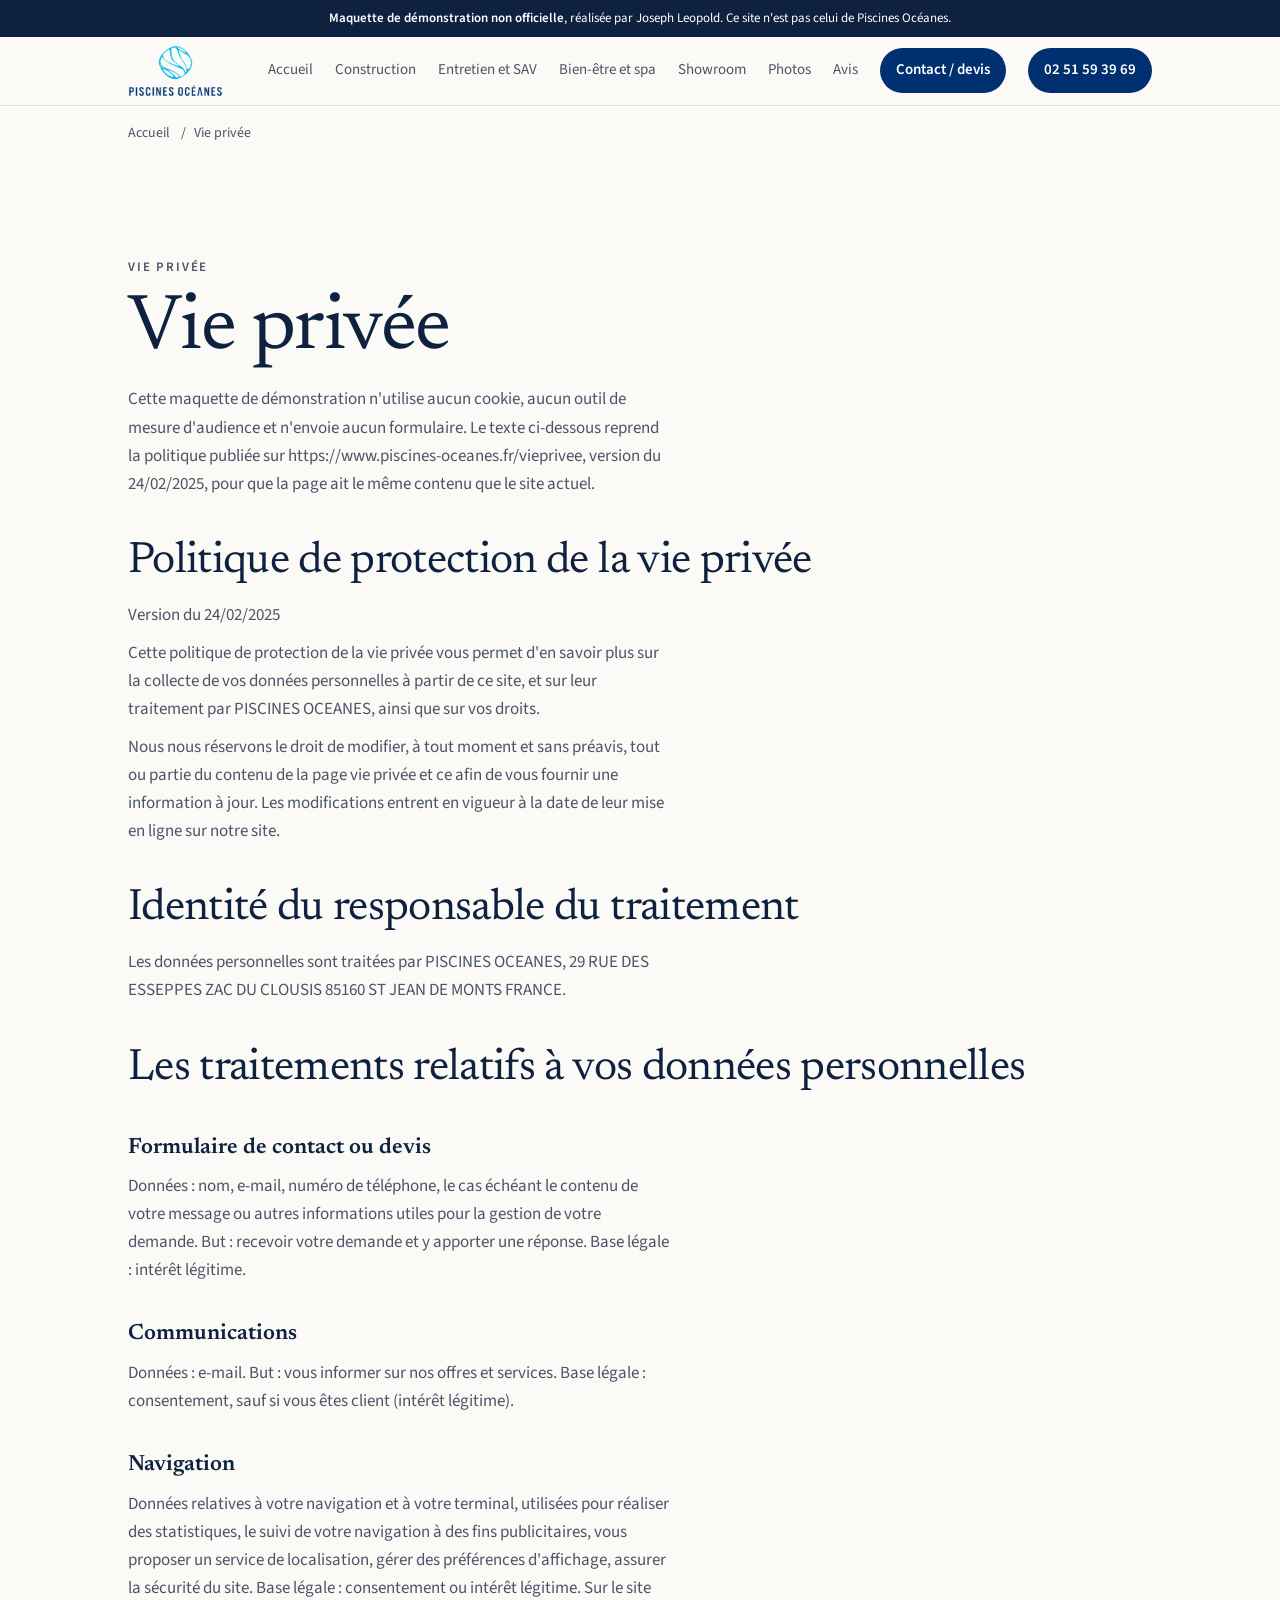
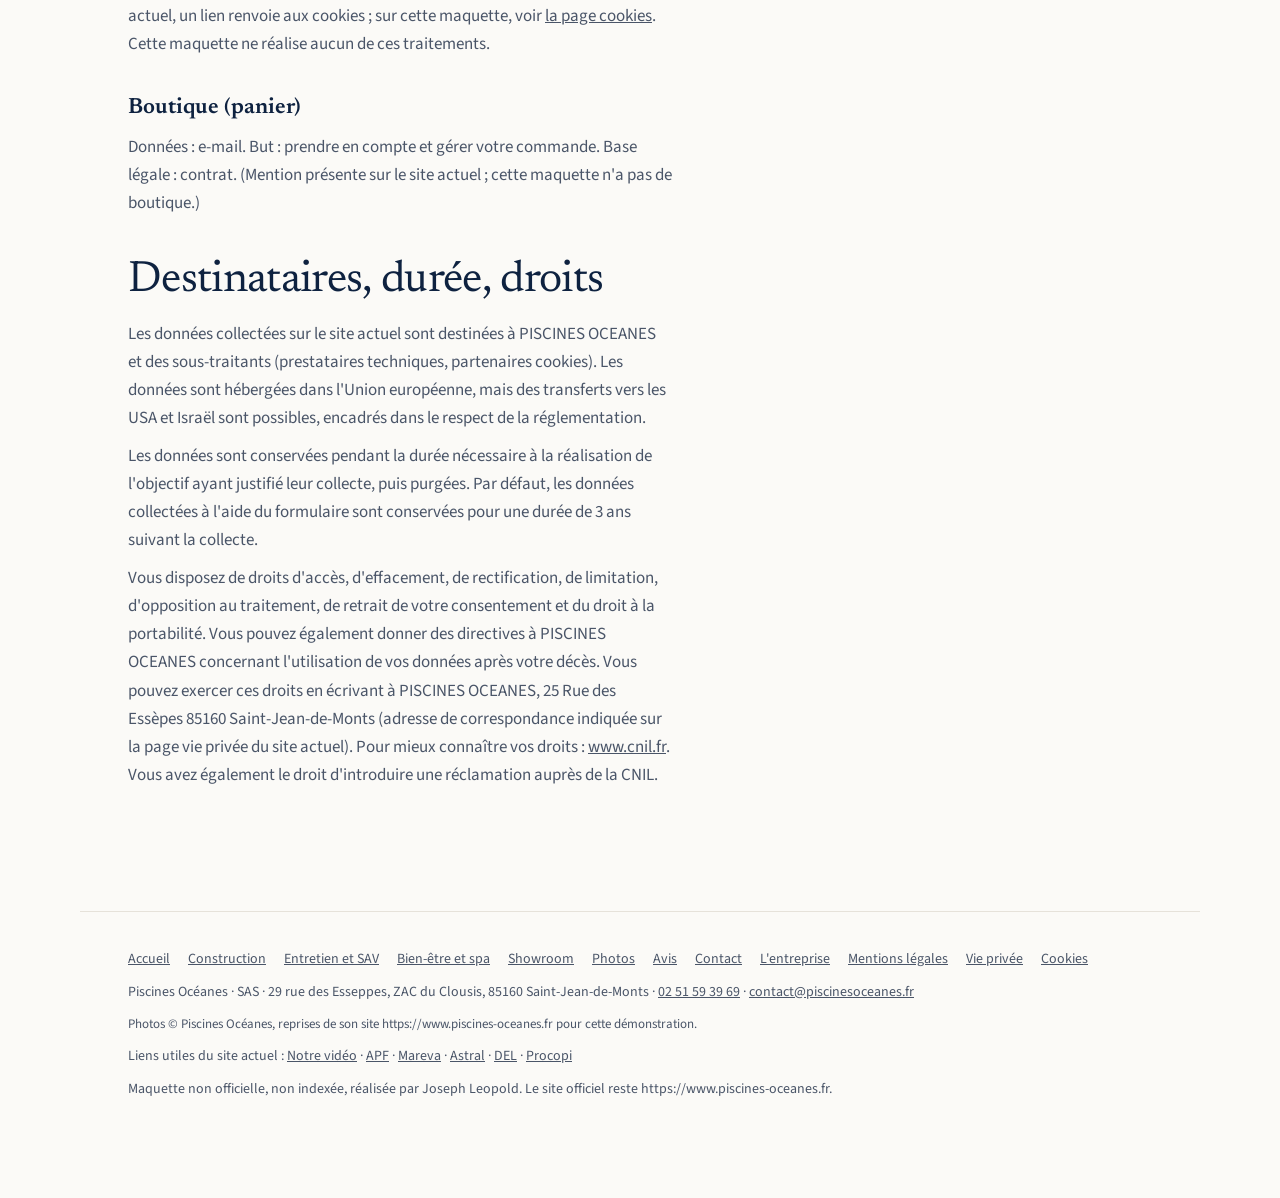
<file: vie-privee.html>
<!DOCTYPE html>
<html lang="fr">
<head>
<meta charset="utf-8">
<meta name="viewport" content="width=device-width, initial-scale=1">
<meta name="robots" content="noindex, nofollow, noarchive">
<title>Vie privée — maquette et politique de Piscines Océanes</title>
<meta name="description" content="Politique de protection de la vie privée de Piscines Océanes (version du 24/02/2025) et précisions sur cette maquette, qui n&#x27;utilise aucun cookie.">
<link rel="canonical" href="https://wn5zw4s89s-svg.github.io/maquette-piscines-oceanes-demo/vie-privee.html">
<meta property="og:type" content="website">
<meta property="og:title" content="Vie privée — maquette et politique de Piscines Océanes">
<meta property="og:description" content="Politique de protection de la vie privée de Piscines Océanes (version du 24/02/2025) et précisions sur cette maquette, qui n&#x27;utilise aucun cookie.">
<meta property="og:url" content="https://wn5zw4s89s-svg.github.io/maquette-piscines-oceanes-demo/vie-privee.html">
<meta property="og:image" content="https://wn5zw4s89s-svg.github.io/maquette-piscines-oceanes-demo/img/og-piscines-oceanes.jpg">
<meta property="og:locale" content="fr_FR">
<meta name="twitter:card" content="summary_large_image">
<link rel="icon" href="img/logo-280.png" type="image/png">

<link rel="stylesheet" href="css/style.css">
<script type="application/ld+json">
{
  "@context": "https://schema.org",
  "@type": "HomeAndConstructionBusiness",
  "@id": "https://wn5zw4s89s-svg.github.io/maquette-piscines-oceanes-demo/#entreprise",
  "name": "Piscines Océanes",
  "legalName": "Piscines Océanes",
  "url": "https://wn5zw4s89s-svg.github.io/maquette-piscines-oceanes-demo/",
  "telephone": "+33251593969",
  "email": "contact@piscinesoceanes.fr",
  "image": "https://wn5zw4s89s-svg.github.io/maquette-piscines-oceanes-demo/img/og-piscines-oceanes.jpg",
  "logo": "https://wn5zw4s89s-svg.github.io/maquette-piscines-oceanes-demo/img/logo-560.png",
  "foundingDate": "1996-01-04",
  "address": {
    "@type": "PostalAddress",
    "streetAddress": "29 rue des Esseppes, ZAC du Clousis",
    "addressLocality": "Saint-Jean-de-Monts",
    "postalCode": "85160",
    "addressRegion": "Vendée",
    "addressCountry": "FR"
  },
  "geo": {
    "@type": "GeoCoordinates",
    "latitude": 46.7910299,
    "longitude": -2.0259074
  },
  "hasMap": "https://www.google.com/maps/search/?api=1&query=Piscines+Oc%C3%A9anes+Saint-Jean-de-Monts",
  "areaServed": [
    {
      "@type": "City",
      "name": "Saint-Jean-de-Monts"
    },
    {
      "@type": "AdministrativeArea",
      "name": "Vendée"
    }
  ],
  "openingHoursSpecification": [
    {
      "@type": "OpeningHoursSpecification",
      "dayOfWeek": [
        "Monday",
        "Tuesday",
        "Wednesday",
        "Thursday",
        "Friday",
        "Saturday"
      ],
      "opens": "09:00",
      "closes": "12:30"
    },
    {
      "@type": "OpeningHoursSpecification",
      "dayOfWeek": [
        "Monday",
        "Tuesday",
        "Wednesday",
        "Thursday",
        "Friday",
        "Saturday"
      ],
      "opens": "14:00",
      "closes": "18:30"
    }
  ]
}
</script>
<script type="application/ld+json">
{
  "@context": "https://schema.org",
  "@type": "BreadcrumbList",
  "itemListElement": [
    {
      "@type": "ListItem",
      "position": 1,
      "name": "Accueil",
      "item": "https://wn5zw4s89s-svg.github.io/maquette-piscines-oceanes-demo/"
    },
    {
      "@type": "ListItem",
      "position": 2,
      "name": "Vie privée",
      "item": "https://wn5zw4s89s-svg.github.io/maquette-piscines-oceanes-demo/vie-privee.html"
    }
  ]
}
</script>
</head><body>
<a class="skip" href="#contenu">Aller au contenu</a>
<div class="demo"><strong>Maquette de démonstration non officielle</strong>, réalisée par Joseph Leopold. Ce site n'est pas celui de Piscines Océanes.</div>
<header class="site-header">
  <div class="bar">
    <a class="brand" href="index.html" aria-label="Piscines Océanes, accueil">
      <img src="img/logo-400.png" srcset="img/logo-280.png 280w, img/logo-400.png 400w, img/logo-560.png 560w" sizes="140px" width="400" height="220" alt="Piscines Océanes">
    </a>
    <button class="menu-toggle" type="button" aria-expanded="false" aria-controls="menu" aria-label="Ouvrir le menu"><span></span></button>
    <nav class="menu" id="menu">
      <a class="link" href="index.html">Accueil</a><a class="link" href="construction.html">Construction</a><a class="link" href="entretien-sav.html">Entretien et SAV</a><a class="link" href="bien-etre-spa.html">Bien-être et spa</a><a class="link" href="showroom.html">Showroom</a><a class="link" href="photos.html">Photos</a><a class="link" href="avis.html">Avis</a><a class="call" href="contact.html">Contact / devis</a><a class="call" href="tel:+33251593969">02 51 59 39 69</a>
    </nav>
  </div>
</header><main id="contenu"><nav class="crumbs" aria-label="Fil d'Ariane"><ol><li><a href="index.html">Accueil</a></li><li><span aria-current="page">Vie privée</span></li></ol></nav>
<section class="legal">
  <p class="eyebrow">Vie privée</p>
  <h1>Vie privée</h1>
  <p>Cette maquette de démonstration n'utilise aucun cookie, aucun outil de mesure d'audience et n'envoie aucun formulaire. Le texte ci-dessous reprend la politique publiée sur https://www.piscines-oceanes.fr/vieprivee, version du 24/02/2025, pour que la page ait le même contenu que le site actuel.</p>
  <h2>Politique de protection de la vie privée</h2>
  <p>Version du 24/02/2025</p>
  <p>Cette politique de protection de la vie privée vous permet d'en savoir plus sur la collecte de vos données personnelles à partir de ce site, et sur leur traitement par PISCINES OCEANES, ainsi que sur vos droits.</p>
  <p>Nous nous réservons le droit de modifier, à tout moment et sans préavis, tout ou partie du contenu de la page vie privée et ce afin de vous fournir une information à jour. Les modifications entrent en vigueur à la date de leur mise en ligne sur notre site.</p>
  <h2>Identité du responsable du traitement</h2>
  <p>Les données personnelles sont traitées par PISCINES OCEANES, 29 RUE DES ESSEPPES ZAC DU CLOUSIS 85160 ST JEAN DE MONTS FRANCE.</p>
  <h2>Les traitements relatifs à vos données personnelles</h2>
  <h3>Formulaire de contact ou devis</h3>
  <p>Données : nom, e-mail, numéro de téléphone, le cas échéant le contenu de votre message ou autres informations utiles pour la gestion de votre demande. But : recevoir votre demande et y apporter une réponse. Base légale : intérêt légitime.</p>
  <h3>Communications</h3>
  <p>Données : e-mail. But : vous informer sur nos offres et services. Base légale : consentement, sauf si vous êtes client (intérêt légitime).</p>
  <h3>Navigation</h3>
  <p>Données relatives à votre navigation et à votre terminal, utilisées pour réaliser des statistiques, le suivi de votre navigation à des fins publicitaires, vous proposer un service de localisation, gérer des préférences d'affichage, assurer la sécurité du site. Base légale : consentement ou intérêt légitime. Sur le site actuel, un lien renvoie aux cookies ; sur cette maquette, voir <a href="privacy.html">la page cookies</a>. Cette maquette ne réalise aucun de ces traitements.</p>
  <h3>Boutique (panier)</h3>
  <p>Données : e-mail. But : prendre en compte et gérer votre commande. Base légale : contrat. (Mention présente sur le site actuel ; cette maquette n'a pas de boutique.)</p>
  <h2>Destinataires, durée, droits</h2>
  <p>Les données collectées sur le site actuel sont destinées à PISCINES OCEANES et des sous-traitants (prestataires techniques, partenaires cookies). Les données sont hébergées dans l'Union européenne, mais des transferts vers les USA et Israël sont possibles, encadrés dans le respect de la réglementation.</p>
  <p>Les données sont conservées pendant la durée nécessaire à la réalisation de l'objectif ayant justifié leur collecte, puis purgées. Par défaut, les données collectées à l'aide du formulaire sont conservées pour une durée de 3 ans suivant la collecte.</p>
  <p>Vous disposez de droits d'accès, d'effacement, de rectification, de limitation, d'opposition au traitement, de retrait de votre consentement et du droit à la portabilité. Vous pouvez également donner des directives à PISCINES OCEANES concernant l'utilisation de vos données après votre décès. Vous pouvez exercer ces droits en écrivant à PISCINES OCEANES, 25 Rue des Essèpes 85160 Saint-Jean-de-Monts (adresse de correspondance indiquée sur la page vie privée du site actuel). Pour mieux connaître vos droits : <a href="https://www.cnil.fr" rel="noopener">www.cnil.fr</a>. Vous avez également le droit d'introduire une réclamation auprès de la CNIL.</p>
</section>
</main>
<footer class="site">
  <nav class="foot-nav" aria-label="Pied de page">
    <a href="index.html">Accueil</a>
    <a href="construction.html">Construction</a>
    <a href="entretien-sav.html">Entretien et SAV</a>
    <a href="bien-etre-spa.html">Bien-être et spa</a>
    <a href="showroom.html">Showroom</a>
    <a href="photos.html">Photos</a>
    <a href="avis.html">Avis</a>
    <a href="contact.html">Contact</a>
    <a href="a-propos.html">L'entreprise</a>
    <a href="mentions.html">Mentions légales</a>
    <a href="vie-privee.html">Vie privée</a>
    <a href="privacy.html">Cookies</a>
  </nav>
  <p>Piscines Océanes · SAS · 29 rue des Esseppes, ZAC du Clousis, 85160 Saint-Jean-de-Monts · <a href="tel:+33251593969">02 51 59 39 69</a> · <a href="mailto:contact@piscinesoceanes.fr">contact@piscinesoceanes.fr</a></p>
  <p class="photo-credit">Photos © Piscines Océanes, reprises de son site https://www.piscines-oceanes.fr pour cette démonstration.</p>
  <p>Liens utiles du site actuel : <a href="https://www.youtube.com/watch?v=r4H31I2Mkhc" rel="noopener">Notre vidéo</a> · <a href="http://liner-couverture-equipement-piscine.fr/" rel="noopener">APF</a> · <a href="https://www.mareva.fr/" rel="noopener">Mareva</a> · <a href="https://www.astralpool.com/" rel="noopener">Astral</a> · <a href="http://www.del-piscine.fr/" rel="noopener">DEL</a> · <a href="http://www.procopi.com/" rel="noopener">Procopi</a></p>
  <p>Maquette non officielle, non indexée, réalisée par Joseph Leopold. Le site officiel reste https://www.piscines-oceanes.fr.</p>
</footer>
<div class="sticky-cta" aria-label="Actions rapides">
  <a class="btn primary" href="tel:+33251593969">Appeler</a>
  <a class="btn ghost" href="contact.html">Demander un devis</a>
</div>
<script src="js/main.js" defer></script>
</body>
</html>
</file>
<file: css/style.css>
@font-face{font-family:"Newsreader";font-style:normal;font-weight:400;font-display:swap;src:url("../fonts/Newsreader-400.woff2") format("woff2")}
@font-face{font-family:"Newsreader";font-style:normal;font-weight:600;font-display:swap;src:url("../fonts/Newsreader-600.woff2") format("woff2")}
@font-face{font-family:"Source Sans 3";font-style:normal;font-weight:400;font-display:swap;src:url("../fonts/SourceSans3-400.woff2") format("woff2")}
@font-face{font-family:"Source Sans 3";font-style:normal;font-weight:600;font-display:swap;src:url("../fonts/SourceSans3-600.woff2") format("woff2")}

:root{
  --ink:#0E2240; --ink-2:#4A5568; --ink-3:#4A5568;
  --paper:#FBFAF7; --line:#E6E2DA; --lagon:#006A80; --navy:#003070;
  --serif:"Newsreader",Georgia,serif; --sans:"Source Sans 3",system-ui,-apple-system,"Segoe UI",sans-serif;
  --max:1120px; --pad:clamp(20px,5vw,48px);
}
*{box-sizing:border-box;margin:0;padding:0}
html{scroll-behavior:smooth;-webkit-text-size-adjust:100%}
body{background:var(--paper);color:var(--ink);font:400 17px/1.65 var(--sans);-webkit-font-smoothing:antialiased}
img,svg{display:block;max-width:100%;height:auto}
a{color:inherit}
:focus-visible{outline:2px solid var(--lagon);outline-offset:3px}

.skip{position:absolute;left:-999px;top:0;background:var(--navy);color:#fff;padding:10px 16px;z-index:100}
.skip:focus{left:var(--pad);top:8px}

.demo{background:var(--ink);color:#fff;font-size:13px;line-height:1.45;text-align:center;padding:9px var(--pad);position:relative;z-index:21}
.demo strong{font-weight:600}

header.site-header{position:sticky;top:0;z-index:20;background:rgba(251,250,247,.94);backdrop-filter:saturate(1.4) blur(10px);-webkit-backdrop-filter:saturate(1.4) blur(10px);border-bottom:1px solid var(--line)}
.bar{max-width:var(--max);margin:0 auto;padding:8px var(--pad);display:flex;align-items:center;justify-content:space-between;gap:16px}
.brand{display:flex;align-items:center;text-decoration:none;flex:0 0 auto}
.brand img{height:52px;width:auto}
nav.menu{display:flex;align-items:center;gap:22px;font-size:15px}
nav.menu a{text-decoration:none;color:var(--ink-2)}
nav.menu a:hover,nav.menu a[aria-current="page"]{color:var(--ink);font-weight:600}
.call{display:inline-flex;align-items:center;text-decoration:none;font-weight:600;font-size:15px;color:#fff !important;background:var(--navy);padding:10px 16px;border-radius:999px;white-space:nowrap;min-height:44px}
.call:hover{background:#00245a}
.menu-toggle{display:none;border:1px solid var(--line);background:#fff;border-radius:10px;width:44px;height:44px;align-items:center;justify-content:center;cursor:pointer}
.menu-toggle span,.menu-toggle span:before,.menu-toggle span:after{display:block;width:18px;height:2px;background:var(--ink);position:relative;content:""}
.menu-toggle span:before{position:absolute;top:-6px}
.menu-toggle span:after{position:absolute;top:6px}

@media (max-width:960px){
  .menu-toggle{display:inline-flex}
  nav.menu{display:none;position:absolute;left:0;right:0;top:100%;background:var(--paper);border-bottom:1px solid var(--line);flex-direction:column;align-items:stretch;padding:12px var(--pad) 20px;gap:0}
  nav.menu.is-open{display:flex}
  nav.menu a{padding:12px 0;border-bottom:1px solid var(--line);min-height:44px}
  nav.menu .call{margin-top:12px;justify-content:center}
  .brand img{height:44px}
}

.hero{position:relative;height:min(88vh,820px);min-height:520px;overflow:hidden;background:#1a2a28}
.hero img{width:100%;height:100%;object-fit:cover;object-position:50% 60%}
.hero::after{content:"";position:absolute;inset:0;background:linear-gradient(180deg,rgba(14,34,64,.15) 20%,rgba(14,34,64,.72) 100%)}
.hero .copy{position:absolute;z-index:1;left:0;right:0;bottom:0;max-width:var(--max);margin:0 auto;padding:0 var(--pad) clamp(36px,7vw,80px);color:#fff}
.eyebrow{font-size:13px;letter-spacing:.14em;text-transform:uppercase;font-weight:600;color:var(--lagon)}
.hero .eyebrow{color:#fff;opacity:.9}
h1{font:400 clamp(40px,6.6vw,78px)/1.04 var(--serif);letter-spacing:-.02em;margin:12px 0 14px;max-width:16ch}
.hero p.lead{font-size:clamp(17px,2vw,21px);max-width:42ch;opacity:.95}
.hero .hero-actions{display:flex;flex-wrap:wrap;gap:12px;margin-top:24px}
.credit{position:absolute;z-index:1;right:12px;top:12px;font-size:11px;color:#fff;background:rgba(14,34,64,.45);padding:3px 9px;border-radius:999px;text-decoration:none}

.page-hero{padding:clamp(40px,6vw,72px) var(--pad) 0;max-width:var(--max);margin:0 auto}
.page-hero h1{margin-bottom:10px}
.page-hero .lead{font-size:clamp(18px,2vw,21px);color:var(--ink-2);max-width:56ch}

.crumbs{max-width:var(--max);margin:0 auto;padding:16px var(--pad) 0;font-size:14px;color:var(--ink-3)}
.crumbs ol{list-style:none;display:flex;flex-wrap:wrap;gap:6px 0}
.crumbs li:not(:last-child)::after{content:" / ";color:var(--ink-3);margin:0 8px}
.crumbs a{color:var(--ink-2);text-decoration:none}
.crumbs a:hover{text-decoration:underline}

section{max-width:var(--max);margin:0 auto;padding:clamp(64px,9vw,112px) var(--pad)}
h2{font:400 clamp(30px,4.4vw,48px)/1.12 var(--serif);letter-spacing:-.015em;margin:12px 0 18px;max-width:22ch}
.intro{font-size:clamp(18px,2vw,20px);color:var(--ink-2);max-width:58ch}
.prose p{color:var(--ink-2);max-width:66ch;margin-bottom:14px}
.prose h2{margin-top:8px}
.prose ul,.prose ol{color:var(--ink-2);max-width:66ch;margin:0 0 16px 1.2em}

.services{display:grid;grid-template-columns:repeat(3,1fr);gap:clamp(20px,3vw,36px);margin-top:48px}
@media (max-width:860px){.services{grid-template-columns:1fr;gap:36px}}
.service{text-decoration:none;color:inherit;display:block}
.service figure{position:relative;aspect-ratio:4/5;overflow:hidden;border-radius:14px;background:#dde3e1}
@media (max-width:860px){.service figure{aspect-ratio:3/2}}
.service figure img{width:100%;height:100%;object-fit:cover;transition:transform .6s ease}
.service:hover figure img{transform:scale(1.04)}
.service h3{font:600 22px/1.25 var(--serif);margin:18px 0 6px}
.service p{color:var(--ink-2)}
figcaption{font-size:12px;color:var(--ink-3);margin-top:8px}
.service figcaption{position:absolute;left:10px;bottom:10px;margin:0;color:#fff;background:rgba(14,34,64,.55);padding:2px 9px;border-radius:999px;font-size:11px}

.split{display:grid;grid-template-columns:1.1fr 1fr;gap:clamp(32px,5vw,80px);align-items:center}
@media (max-width:860px){.split{grid-template-columns:1fr}}
.split figure img{border-radius:14px;width:100%;height:auto}
.facts{list-style:none;margin-top:28px;border-top:1px solid var(--line)}
.facts li{display:flex;justify-content:space-between;gap:16px;padding:14px 0;border-bottom:1px solid var(--line);color:var(--ink-2)}
.facts li b{font-weight:600;color:var(--ink);text-align:right}

.reviews{background:#fff;border-top:1px solid var(--line);border-bottom:1px solid var(--line);max-width:none}
.reviews{padding-left:0;padding-right:0}
.reviews .in{max-width:var(--max);margin:0 auto;padding:0 var(--pad)}
.score{display:flex;align-items:baseline;gap:14px;flex-wrap:wrap;margin:10px 0 6px}
.score .n{font:400 clamp(64px,9vw,104px)/1 var(--serif);color:var(--navy)}
.score .s{color:var(--ink-2);font-size:18px}
.quotes{display:grid;grid-template-columns:repeat(2,1fr);gap:clamp(24px,4vw,64px);margin-top:44px}
@media (max-width:860px){.quotes{grid-template-columns:1fr}}
blockquote{font:400 21px/1.5 var(--serif);color:var(--ink)}
blockquote footer{font:400 14px/1.4 var(--sans);color:var(--ink-3);margin-top:12px}
.src{font-size:13px;color:var(--ink-3);margin-top:32px;max-width:70ch}

.contact{display:grid;grid-template-columns:1fr 1fr;gap:clamp(32px,5vw,80px)}
@media (max-width:860px){.contact{grid-template-columns:1fr}}
.actions{display:flex;flex-wrap:wrap;gap:12px;margin-top:28px}
.btn{display:inline-flex;align-items:center;justify-content:center;min-height:48px;padding:0 22px;border-radius:999px;font-weight:600;text-decoration:none;font-size:16px;border:0;cursor:pointer;font-family:inherit}
.btn.primary{background:var(--navy);color:#fff}
.btn.ghost{border:1px solid var(--ink);color:var(--ink);background:transparent}
.hours{list-style:none;margin-top:14px;border-top:1px solid var(--line)}
.hours li{display:flex;justify-content:space-between;flex-wrap:wrap;gap:4px 16px;padding:14px 0;border-bottom:1px solid var(--line);color:var(--ink-2)}
.hours li span:last-child{color:var(--ink);font-variant-numeric:tabular-nums}

.map-wrap{margin-top:28px;border-radius:14px;overflow:hidden;border:1px solid var(--line);background:#e8eee9}
.map-wrap{aspect-ratio:16/10;}.map-wrap iframe{width:100%;height:100%;min-height:280px;border:0;display:block}
.map-link{display:inline-block;margin-top:12px;font-weight:600;color:var(--navy)}

form.demo-form{display:grid;gap:14px;margin-top:20px}
form.demo-form label{display:grid;gap:6px;font-size:14px;font-weight:600}
form.demo-form input,form.demo-form textarea{font:400 16px/1.4 var(--sans);padding:12px 14px;border:1px solid var(--line);border-radius:10px;background:#fff;color:var(--ink);width:100%}
form.demo-form textarea{min-height:120px;resize:vertical}
form.demo-form .check{font-weight:400;display:flex;gap:10px;align-items:flex-start}
form.demo-form .check input{width:auto;margin-top:4px}
.form-note{font-size:13px;color:var(--ink-3);margin-top:8px}
.form-ok{display:none;padding:12px 14px;background:#e8f4ea;border-radius:10px;color:#1a4a22}
.form-ok.is-on{display:block}

.filters{display:flex;flex-wrap:wrap;gap:8px;margin:28px 0 22px}
.filters button{min-height:40px;padding:0 14px;border-radius:999px;border:1px solid var(--line);background:#fff;font:600 14px var(--sans);color:var(--ink-2);cursor:pointer}
.filters button[aria-pressed="true"]{background:var(--navy);color:#fff;border-color:var(--navy)}
.gallery{display:grid;grid-template-columns:repeat(3,1fr);gap:12px}
@media (max-width:860px){.gallery{grid-template-columns:repeat(2,1fr);gap:8px}}
@media (max-width:520px){.gallery{grid-template-columns:1fr}}
.gallery figure{margin:0;aspect-ratio:4/3;overflow:hidden;border-radius:12px;background:#dde3e1}
.gallery figure.is-portrait{aspect-ratio:3/4}
.gallery button{display:block;width:100%;height:100%;padding:0;border:0;background:none;cursor:pointer}
.gallery img{width:100%;height:100%;object-fit:cover;transition:transform .5s ease}
.gallery button:hover img{transform:scale(1.04)}
.gallery figcaption{position:absolute;width:1px;height:1px;overflow:hidden;clip:rect(0,0,0,0)}
.gallery figure{position:relative}

.lightbox{border:0;padding:0;background:rgba(8,16,28,.92);width:100%;height:100%;max-width:none;max-height:none}
.lightbox::backdrop{background:rgba(8,16,28,.92)}
.lightbox .lb-inner{min-height:100vh;display:flex;flex-direction:column;align-items:center;justify-content:center;padding:24px}
.lightbox img{max-height:82vh;max-width:92vw;width:auto;height:auto;object-fit:contain;border-radius:8px}
.lightbox p{color:#fff;margin-top:12px;font-size:14px;text-align:center;max-width:70ch}
.lightbox .lb-bar{position:absolute;top:12px;right:12px;display:flex;gap:8px}
.lightbox .lb-nav{position:absolute;top:50%;transform:translateY(-50%);background:rgba(255,255,255,.15);color:#fff;border:0;width:48px;height:48px;border-radius:999px;font-size:24px;cursor:pointer}
.lightbox .lb-prev{left:12px}
.lightbox .lb-next{right:12px}
.lightbox .lb-close{background:#fff;color:var(--ink);border:0;width:44px;height:44px;border-radius:999px;font-weight:600;cursor:pointer}

.partners{display:flex;flex-wrap:wrap;gap:10px 20px;font-size:14px;color:var(--ink-2);margin-top:16px}
.partners a{color:var(--navy)}

.video-card{position:relative;display:block;border-radius:14px;overflow:hidden;max-width:720px}
.video-card img{width:100%;height:auto;aspect-ratio:16/7;object-fit:cover}
.video-card span{position:absolute;inset:auto 16px 16px 16px;color:#fff;font-weight:600}

footer.site{border-top:1px solid var(--line);max-width:var(--max);margin:0 auto;padding:36px var(--pad) 96px;font-size:14px;color:var(--ink-3);display:grid;gap:10px}
footer.site a{color:var(--ink-2)}
footer.site .foot-nav{display:flex;flex-wrap:wrap;gap:8px 18px}
.photo-credit{font-size:13px}

.legal h2,.legal h3{font:600 22px/1.3 var(--serif);margin:36px 0 10px;max-width:none}
.legal h2{font-weight:400;font-size:clamp(30px,4vw,44px)}
.legal p,.legal li{color:var(--ink-2);max-width:68ch;margin-bottom:10px;overflow-wrap:anywhere}
.legal ul{padding-left:20px}
address{font-style:normal}

.sticky-cta{display:none;position:fixed;left:0;right:0;bottom:0;z-index:30;background:rgba(251,250,247,.96);border-top:1px solid var(--line);padding:8px 12px calc(8px + env(safe-area-inset-bottom));gap:8px}
.sticky-cta a{flex:1;justify-content:center}
@media (max-width:860px){
  .sticky-cta{display:flex}
  body{padding-bottom:72px}
  .hero .copy{padding-bottom:calc(100px + env(safe-area-inset-bottom,0px))}
  .hero{min-height:560px}
}

@keyframes rise{from{opacity:0;transform:translateY(12px)}to{opacity:1;transform:none}}
.rise{animation:rise .7s ease both}
@media (prefers-reduced-motion:reduce){
  html{scroll-behavior:auto}
  .rise,.service figure img,.gallery img{animation:none;transition:none}
}
</file>
